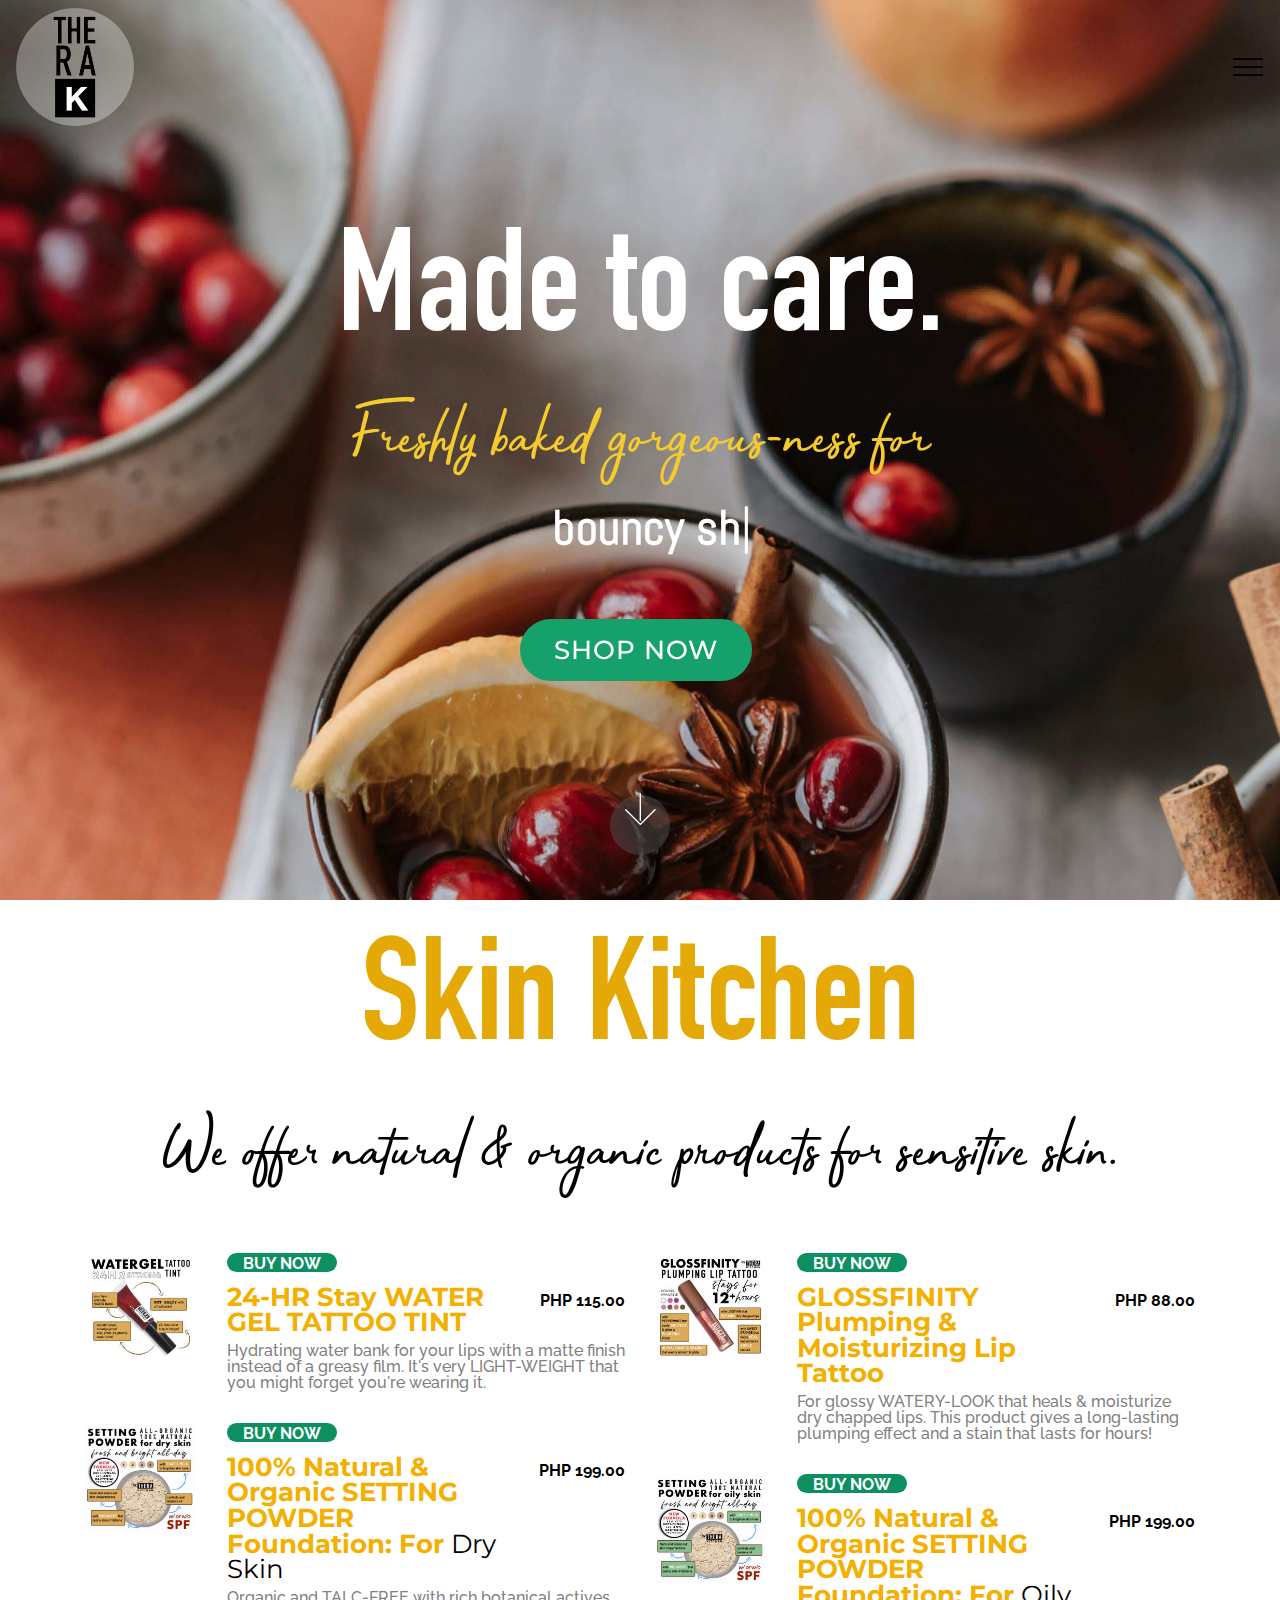
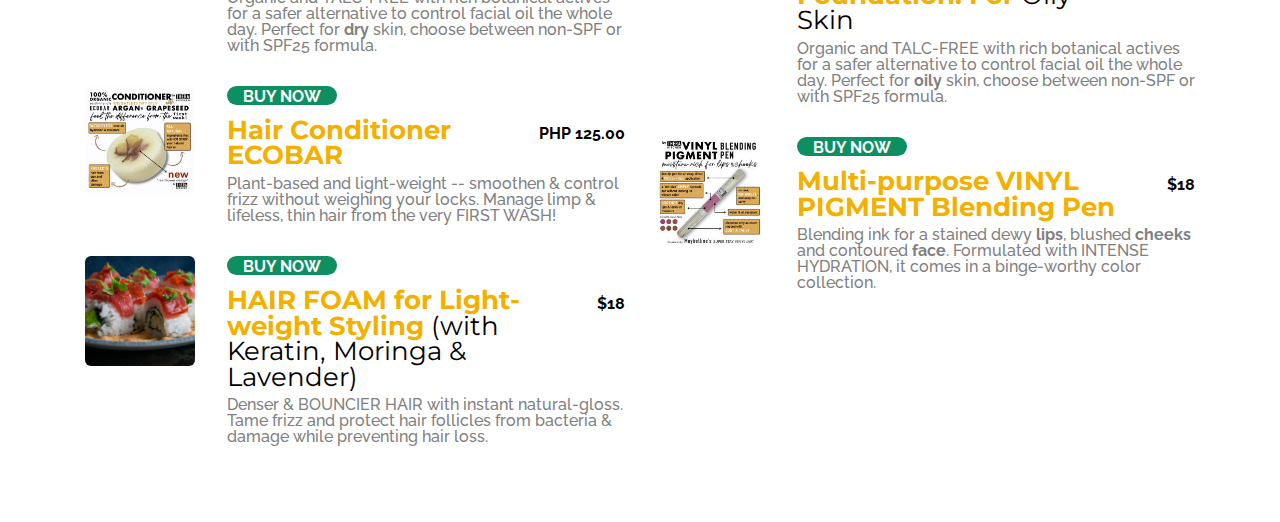
<file: index.html>
<!DOCTYPE html>
<html  >
<head>
  <!-- Site made with Mobirise Website Builder v4.12.4, https://mobirise.com -->
  <meta charset="UTF-8">
  <meta http-equiv="X-UA-Compatible" content="IE=edge">
  <meta name="generator" content="Mobirise v4.12.4, mobirise.com">
  <meta name="viewport" content="width=device-width, initial-scale=1, minimum-scale=1">
  <link rel="shortcut icon" href="assets/images/thera-round-logo-1-118x118.png" type="image/x-icon">
  <meta name="description" content="">
  
  
  <title>Home</title>
  <link rel="stylesheet" href="assets/web/assets/mobirise-icons2/mobirise2.css">
  <link rel="stylesheet" href="assets/web/assets/mobirise-icons/mobirise-icons.css">
  <link rel="stylesheet" href="assets/bootstrap/css/bootstrap.min.css">
  <link rel="stylesheet" href="assets/bootstrap/css/bootstrap-grid.min.css">
  <link rel="stylesheet" href="assets/bootstrap/css/bootstrap-reboot.min.css">
  <link rel="stylesheet" href="assets/dropdown/css/style.css">
  <link rel="stylesheet" href="assets/socicon/css/styles.css">
  <link rel="stylesheet" href="assets/theme/css/style.css">
  <link href="assets/fonts/style.css" rel="stylesheet">
  <link rel="preload" as="style" href="assets/mobirise/css/mbr-additional.css"><link rel="stylesheet" href="assets/mobirise/css/mbr-additional.css" type="text/css">
  
  
  
</head>
<body>
  <section class="menu cid-uac70NBvLW" once="menu" id="menu1-1">

    
    

    <nav class="navbar navbar-dropdown navbar-fixed-top collapsed">
        <div class="navbar-brand">
            <span class="navbar-logo">
                <a href="index.html">
                    <img src="assets/images/thera-round-logo-1-118x118.png" alt="Mobirise" title="" style="height: 7.4rem;">
                </a>
            </span>
            
        </div>
        <button class="navbar-toggler" type="button" data-toggle="collapse" data-target="#navbarSupportedContent" aria-controls="navbarNavAltMarkup" aria-expanded="false" aria-label="Toggle navigation">
            <div class="hamburger">
                <span></span>
                <span></span>
                <span></span>
                <span></span>
            </div>
        </button>
      <div class="collapse navbar-collapse" id="navbarSupportedContent">
            <ul class="navbar-nav nav-dropdown nav-right" data-app-modern-menu="true"><li class="nav-item">
                    <a class="nav-link link text-black display-7" href="https://mobiri.se">
                        100% NATURAL SERIES</a>
                </li><li class="nav-item"><a class="nav-link link text-black display-7" href="https://mobiri.se">
                        SAFE &amp; NICE SERIES</a></li>
                <li class="nav-item">
                    <a class="nav-link link text-black display-7" href="sms:+639989528137">
                        CONTACT</a>
                </li>
                <li class="nav-item">
                    <a class="nav-link link text-black display-7" href="https://mobiri.se">TRACK ORDER</a>
                </li></ul>
            <div class="icons-menu">
              
                <span class="p-2 mbr-iconfont socicon-facebook socicon"></span>
              
              <a href="viber://chat?number=+639989528137">
                <span class="p-2 mbr-iconfont mobi-mbri-phone mobi-mbri" style="font-size: 28px;"></span>
              </a>
              
              
              
              
            </div>
            
      </div>
    </nav>
</section>

<section class="header10 cid-uacXu058WO mbr-fullscreen mbr-parallax-background" id="header10-3">

    

    

    <div class="container-fluid">
        <div class="row justify-content-center">
            <div class="mbr-white col-md-12 col-lg-10">
                <h1 class="mbr-section-title mbr-bold mbr-fonts-style align-center display-1">
                    Made to care.</h1>
                <div class="typed-text pb-3 align-center display-5">
                    <span class="mbr-section-subtitle mbr-fonts-style display-2">Freshly baked gorgeous-ness for<br>&nbsp;</span>
                    <span>
                      <span class="animated-element mbr-bold" data-word2="sculpted contoured face" data-word1="bouncy shiny hair" data-word3="plumpy lips &amp; cheeks" data-word4="healthy moisturized skin" data-word5="plant-based makeup" data-speed="50" data-words="5">
                      </span>
                    </span>
                </div>
                
                <div class="pt-3 mbr-section-btn align-center"><a class="btn btn-md mbr-white btn-info display-4" type="submit" href="index.html#content03-1g">SHOP NOW</a></div>
            </div>
        </div>
    </div>
    <div class="mbr-arrow hidden-sm-down" aria-hidden="true">
        <a href="#next">
            <i class="mbri-down mbr-iconfont"></i>
        </a>
    </div>
</section>

<section class="content03 cid-uaYbO6Q6Y3" id="content03-1g">

    

    

    <div class="container">
        <h4 class="mbr-section-subtitle mbr-semibold align-center mbr-fonts-style display-1">Skin Kitchen</h4>
        <h2 class="mbr-section-title align-center mbr-exbold mbr-fonts-style mbr-black display-2">We offer natural &amp; organic products for sensitive skin.</h2>

        <div class="row pt-5">
            <div class="col-md-12 col-lg-6">
                <div class="menu-group">



                    <div class="row menu-row">
                        



                        
                        
                        
                    <div class="col-md-12 menu-item">
                            <div class="mbr-figure">
                                <img src="assets/images/water-gel-features-220x211.jpg" alt="Mobirise">
                            </div>
                            <div class="wrapper">
                                <h5 class="item-tag mbr-white mbr-bold mbr-fonts-style display-7"><a href="page1.html" target="_blank" class="text-white"><strong>BUY NOW</strong></a></h5>
                                <div class="menu-box">

                                    <p class="box-text mbr-black mbr-bold mbr-fonts-style display-4">24-HR Stay WATER GEL TATTOO TINT</p>
                                    <div class="line"></div>
                                    <span class="mbr-fonts-style mbr-bold box-price mbr-black display-7">PHP 115.00</span>
                                </div>
                                <h3 class="item-title mbr-fonts-style display-7">Hydrating water bank for your lips with a matte finish instead of a greasy film. It's very LIGHT-WEIGHT that you might forget you're wearing it.&nbsp;</h3>
                            </div>
                        </div><div class="col-md-12 menu-item">
                            <div class="mbr-figure">
                                <img src="assets/images/setting-powder-dry-cover-1024x980-800x766.jpg" alt="Mobirise" title="">
                            </div>
                            <div class="wrapper">
                                <h5 class="item-tag mbr-white mbr-bold mbr-fonts-style display-7"><a href="page2.html" target="_blank" class="text-white"><strong>BUY NOW</strong></a></h5>
                                <div class="menu-box">

                                    <p class="box-text mbr-black mbr-bold mbr-fonts-style display-4">100% Natural &amp; Organic SETTING POWDER Foundation: For <span style="font-weight: normal;">Dry Skin</span><br></p>
                                    <div class="line"></div>
                                    <span class="mbr-fonts-style mbr-bold box-price mbr-black display-7">
                                        PHP 199.00</span>
                                </div>
                                <h3 class="item-title mbr-fonts-style display-7">Organic and TALC-FREE with rich botanical actives for a safer alternative to control facial oil the whole day. Perfect for <strong>dry</strong> skin, choose between non-SPF or with SPF25 formula.</h3>
                            </div>
                        </div><div class="col-md-12 menu-item">
                            <div class="mbr-figure">
                                <img src="assets/images/conditioner-bar-new-220x211.jpg" alt="Mobirise" title="">
                            </div>
                            <div class="wrapper">
                                <h5 class="item-tag mbr-white mbr-bold mbr-fonts-style display-7"><a href="page5.html" target="_blank" class="text-white"><strong>BUY NOW</strong></a></h5>
                                <div class="menu-box">

                                    <p class="box-text mbr-black mbr-bold mbr-fonts-style display-4">Hair Conditioner ECOBAR</p>
                                    <div class="line"></div>
                                    <span class="mbr-fonts-style mbr-bold box-price mbr-black display-7">
                                        PHP 125.00</span>
                                </div>
                                <h3 class="item-title mbr-fonts-style display-7">Plant-based and light-weight -- smoothen &amp; control frizz without weighing your locks. Manage limp &amp; lifeless, thin hair from the very FIRST WASH!</h3>
                            </div>
                        </div><div class="col-md-12 menu-item">
                            <div class="mbr-figure">
                                <img src="assets/images/04.jpg" alt="Mobirise">
                            </div>
                            <div class="wrapper">
                                <h5 class="item-tag mbr-white mbr-bold mbr-fonts-style display-7"><a href="page7.html" target="_blank" class="text-white"><strong>BUY NOW</strong></a></h5>
                                <div class="menu-box">

                                    <p class="box-text mbr-black mbr-bold mbr-fonts-style display-4">HAIR FOAM for Light-weight Styling <span style="font-weight: normal;">(with Keratin, Moringa &amp; Lavender)</span></p>
                                    <div class="line"></div>
                                    <span class="mbr-fonts-style mbr-bold box-price mbr-black display-7">
                                        $18</span>
                                </div>
                                <h3 class="item-title mbr-fonts-style display-7">Denser &amp; BOUNCIER HAIR with instant natural-gloss. Tame frizz and protect hair follicles from bacteria &amp; damage while preventing hair loss.</h3>
                            </div>
                        </div></div>
                </div>




            </div>


            <div class="col-md-12 col-lg-6">
                <div class="menu-group">



                    <div class="row menu-row">
                        


                        
                        
                        
                    <div class="col-md-12 menu-item">

                            <div class="mbr-figure">
                                <img src="assets/images/gloss-cover-220x211.jpg" alt="Mobirise" title="">
                            </div>
                            <div class="wrapper">
                                <h5 class="item-tag mbr-white mbr-bold mbr-fonts-style display-7"><a href="page3.html" target="_blank" class="text-white"><strong>BUY NOW</strong></a></h5>
                                <div class="menu-box">

                                    <p class="box-text mbr-black mbr-bold mbr-fonts-style display-4">GLOSSFINITY Plumping &amp; Moisturizing Lip Tattoo<br></p>
                                    <div class="line"></div>
                                    <span class="mbr-fonts-style mbr-bold box-price mbr-black display-7">
                                        PHP 88.00</span>
                                </div>
                                <h3 class="item-title mbr-fonts-style display-7">For glossy WATERY-LOOK that heals &amp; moisturize dry chapped lips. This product gives a long-lasting plumping effect and a stain that lasts for hours!</h3>
                            </div>
                        </div><div class="col-md-12 menu-item">

                            <div class="mbr-figure">
                                <img src="assets/images/setting-powder-oily-cover-220x211.jpg" alt="Mobirise" title="">
                            </div>
                            <div class="wrapper">
                                <h5 class="item-tag mbr-white mbr-bold mbr-fonts-style display-7"><a href="page4.html" target="_blank" class="text-white"><strong>BUY NOW</strong></a></h5>
                                <div class="menu-box">

                                    <p class="box-text mbr-black mbr-bold mbr-fonts-style display-4">100% Natural &amp; Organic SETTING POWDER Foundation: For <span style="font-weight: normal;">Oily Skin</span><br></p>
                                    <div class="line"></div>
                                    <span class="mbr-fonts-style mbr-bold box-price mbr-black display-7">
                                        PHP 199.00</span>
                                </div>
                                <h3 class="item-title mbr-fonts-style display-7">Organic and TALC-FREE with rich botanical actives for a safer alternative to control facial oil the whole day. Perfect for <strong>oily</strong> skin, choose between non-SPF or with SPF25 formula.</h3>
                            </div>
                        </div><div class="col-md-12 menu-item">

                            <div class="mbr-figure">
                                <img src="assets/images/vinyl-pigment-ink-pen-220x211.jpg" alt="Mobirise" title="">
                            </div>
                            <div class="wrapper">
                                <h5 class="item-tag mbr-white mbr-bold mbr-fonts-style display-7"><a href="page6.html" target="_blank" class="text-white"><strong>BUY NOW</strong></a></h5>
                                <div class="menu-box">

                                    <p class="box-text mbr-black mbr-bold mbr-fonts-style display-4">Multi-purpose VINYL PIGMENT Blending Pen<br></p>
                                    <div class="line"></div>
                                    <span class="mbr-fonts-style mbr-bold box-price mbr-black display-7">
                                        $18</span>
                                </div>
                                <h3 class="item-title mbr-fonts-style display-7">Blending ink for a stained dewy <strong>lips</strong>, blushed <strong>cheeks</strong> and contoured <strong>face</strong>. Formulated with INTENSE HYDRATION, it comes in a binge-worthy color collection.</h3>
                            </div>
                        </div></div>
                </div>
            </div>

        </div>
    </div>
</section>


  <script src="assets/web/assets/jquery/jquery.min.js"></script>
  <script src="assets/popper/popper.min.js"></script>
  <script src="assets/bootstrap/js/bootstrap.min.js"></script>
  <script src="assets/dropdown/js/nav-dropdown.js"></script>
  <script src="assets/dropdown/js/navbar-dropdown.js"></script>
  <script src="assets/typed/typed.min.js"></script>
  <script src="assets/parallax/jarallax.min.js"></script>
  <script src="assets/smoothscroll/smooth-scroll.js"></script>
  <script src="assets/touchswipe/jquery.touch-swipe.min.js"></script>
  <script src="assets/theme/js/script.js"></script>
  
  
</body>
</html>
</file>
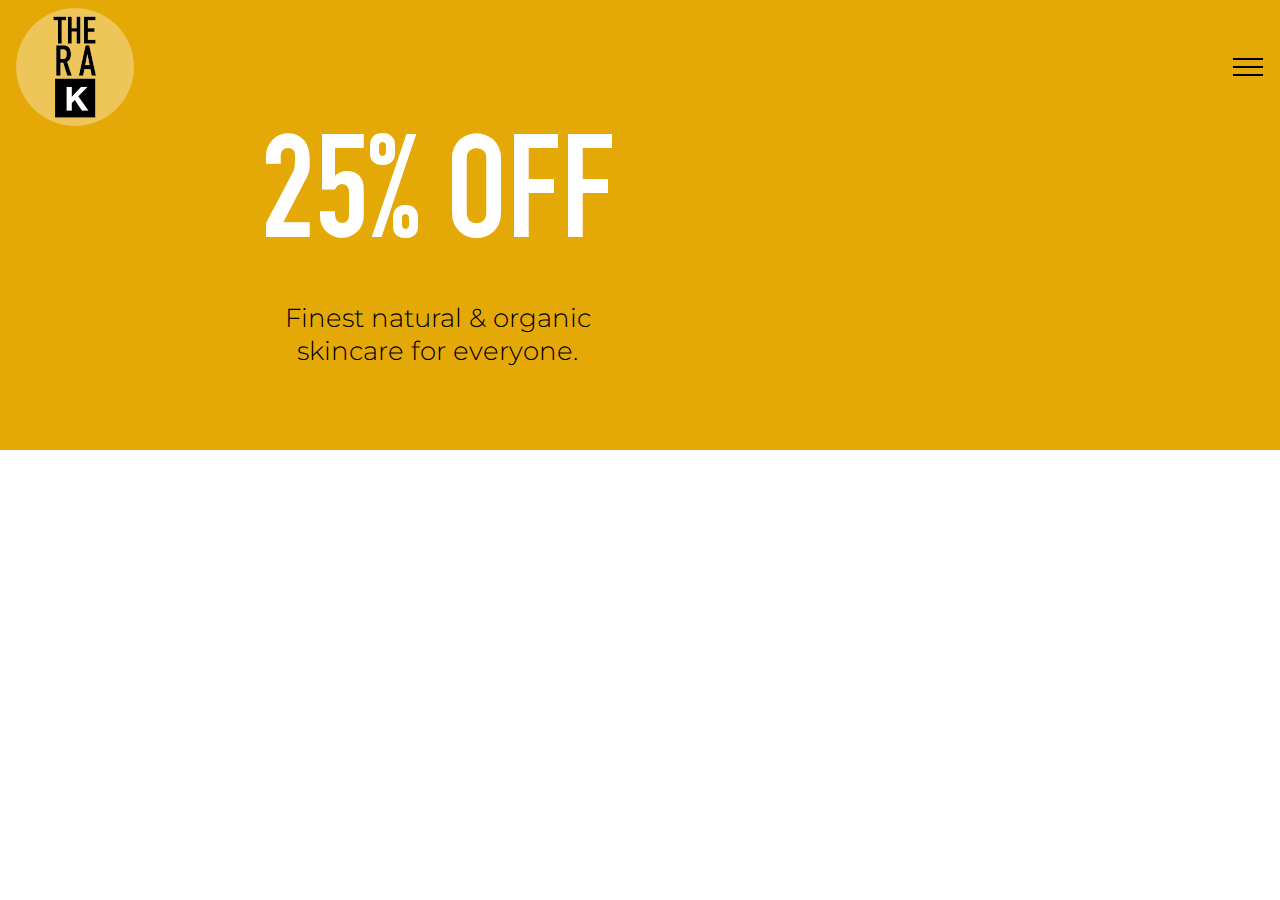
<file: page1.html>
<!DOCTYPE html>
<html  >
<head>
  <!-- Site made with Mobirise Website Builder v4.12.4, https://mobirise.com -->
  <meta charset="UTF-8">
  <meta http-equiv="X-UA-Compatible" content="IE=edge">
  <meta name="generator" content="Mobirise v4.12.4, mobirise.com">
  <meta name="viewport" content="width=device-width, initial-scale=1, minimum-scale=1">
  <link rel="shortcut icon" href="assets/images/thera-round-logo-1-118x118.png" type="image/x-icon">
  <meta name="description" content="">
  
  
  <title>WATER GEL TATTOO TINT</title>
  <link rel="stylesheet" href="assets/web/assets/mobirise-icons/mobirise-icons.css">
  <link rel="stylesheet" href="assets/web/assets/mobirise-icons2/mobirise2.css">
  <link rel="stylesheet" href="assets/bootstrap/css/bootstrap.min.css">
  <link rel="stylesheet" href="assets/bootstrap/css/bootstrap-grid.min.css">
  <link rel="stylesheet" href="assets/bootstrap/css/bootstrap-reboot.min.css">
  <link rel="stylesheet" href="assets/dropdown/css/style.css">
  <link rel="stylesheet" href="assets/socicon/css/styles.css">
  <link rel="stylesheet" href="assets/theme/css/style.css">
  <link href="assets/fonts/style.css" rel="stylesheet">
  <link rel="preload" as="style" href="assets/mobirise/css/mbr-additional.css"><link rel="stylesheet" href="assets/mobirise/css/mbr-additional.css" type="text/css">
  
  
  
</head>
<body>
  <section class="menu cid-uac70NBvLW" once="menu" id="menu1-4">

    
    

    <nav class="navbar navbar-dropdown collapsed">
        <div class="navbar-brand">
            <span class="navbar-logo">
                <a href="index.html">
                    <img src="assets/images/thera-round-logo-1-118x118.png" alt="Mobirise" title="" style="height: 7.4rem;">
                </a>
            </span>
            
        </div>
        <button class="navbar-toggler" type="button" data-toggle="collapse" data-target="#navbarSupportedContent" aria-controls="navbarNavAltMarkup" aria-expanded="false" aria-label="Toggle navigation">
            <div class="hamburger">
                <span></span>
                <span></span>
                <span></span>
                <span></span>
            </div>
        </button>
      <div class="collapse navbar-collapse" id="navbarSupportedContent">
            <ul class="navbar-nav nav-dropdown nav-right" data-app-modern-menu="true"><li class="nav-item">
                    <a class="nav-link link text-black display-7" href="https://mobiri.se">
                        100% NATURAL SERIES</a>
                </li><li class="nav-item"><a class="nav-link link text-black display-7" href="https://mobiri.se">
                        SAFE &amp; NICE SERIES</a></li>
                <li class="nav-item">
                    <a class="nav-link link text-black display-7" href="sms:+639989528137">
                        CONTACT</a>
                </li>
                <li class="nav-item">
                    <a class="nav-link link text-black display-7" href="https://mobiri.se">TRACK ORDER</a>
                </li></ul>
            <div class="icons-menu">
              
                <span class="p-2 mbr-iconfont socicon-facebook socicon"></span>
              
              <a href="viber://chat?number=+639989528137">
                <span class="p-2 mbr-iconfont mobi-mbri-phone mobi-mbri" style="font-size: 28px;"></span>
              </a>
              
              
              
              
            </div>
            
      </div>
    </nav>
</section>

<section class="cid-uaXQq76ZZO" id="info2-1d">

    

    
    <div class="container-fluid">
        <div class="row justify-content-center">
            <div class="media-container-column col-12 col-lg-8 col-md-6">
                <h2 class="mbr-section-title align-left mbr-fonts-style mbr-bold display-1">25% OFF</h2>
                <h3 class="mbr-section-subtitle align-left mbr-fonts-style mbr-light mbr-white display-4">Finest natural &amp; organic<br>skincare for everyone.</h3>
            </div>
            <div class="media-container-column col-12 col-lg-4 col-md-6">
                <div id="product-component-1714057153095"></div>
<script type="text/javascript">
/*<![CDATA[*/
(function () {
  var scriptURL = 'https://sdks.shopifycdn.com/buy-button/latest/buy-button-storefront.min.js';
  if (window.ShopifyBuy) {
    if (window.ShopifyBuy.UI) {
      ShopifyBuyInit();
    } else {
      loadScript();
    }
  } else {
    loadScript();
  }
  function loadScript() {
    var script = document.createElement('script');
    script.async = true;
    script.src = scriptURL;
    (document.getElementsByTagName('head')[0] || document.getElementsByTagName('body')[0]).appendChild(script);
    script.onload = ShopifyBuyInit;
  }
  function ShopifyBuyInit() {
    var client = ShopifyBuy.buildClient({
      domain: 'cf4809-85.myshopify.com',
      storefrontAccessToken: '8d731ce5e91d2d74552a77df84876380',
    });
    ShopifyBuy.UI.onReady(client).then(function (ui) {
      ui.createComponent('product', {
        id: '8036200513735',
        node: document.getElementById('product-component-1714057153095'),
        moneyFormat: '%E2%82%B1%7B%7Bamount%7D%7D',
        options: {
  "product": {
    "styles": {
      "product": {
        "@media (min-width: 601px)": {
          "max-width": "calc(25% - 20px)",
          "margin-left": "20px",
          "margin-bottom": "50px"
        }
      },
      "button": {
        ":hover": {
          "background-color": "#111111"
        },
        "background-color": "#0a0a0a",
        ":focus": {
          "background-color": "#111111"
        }
      }
    },
    "buttonDestination": "modal",
    "contents": {
      "options": false
    },
    "text": {
      "button": "View product"
    }
  },
  "productSet": {
    "styles": {
      "products": {
        "@media (min-width: 601px)": {
          "margin-left": "-20px"
        }
      }
    }
  },
  "modalProduct": {
    "contents": {
      "img": false,
      "imgWithCarousel": true,
      "button": false,
      "buttonWithQuantity": true
    },
    "styles": {
      "product": {
        "@media (min-width: 601px)": {
          "max-width": "100%",
          "margin-left": "0px",
          "margin-bottom": "0px"
        }
      },
      "button": {
        ":hover": {
          "background-color": "#111111"
        },
        "background-color": "#0a0a0a",
        ":focus": {
          "background-color": "#111111"
        }
      }
    },
    "text": {
      "button": "Add to cart"
    }
  },
  "option": {},
  "cart": {
    "styles": {
      "button": {
        ":hover": {
          "background-color": "#111111"
        },
        "background-color": "#0a0a0a",
        ":focus": {
          "background-color": "#111111"
        }
      }
    },
    "text": {
      "total": "Subtotal",
      "button": "Checkout"
    }
  },
  "toggle": {
    "styles": {
      "toggle": {
        "background-color": "#0a0a0a",
        ":hover": {
          "background-color": "#111111"
        },
        ":focus": {
          "background-color": "#111111"
        }
      }
    }
  }
},
      });
    });
  }
})();
/*]]>*/
</script>
            </div>
        </div>
    </div>
</section>


  <script src="assets/web/assets/jquery/jquery.min.js"></script>
  <script src="assets/popper/popper.min.js"></script>
  <script src="assets/bootstrap/js/bootstrap.min.js"></script>
  <script src="assets/smoothscroll/smooth-scroll.js"></script>
  <script src="assets/dropdown/js/nav-dropdown.js"></script>
  <script src="assets/dropdown/js/navbar-dropdown.js"></script>
  <script src="assets/touchswipe/jquery.touch-swipe.min.js"></script>
  <script src="assets/theme/js/script.js"></script>
  
  
</body>
</html>
</file>
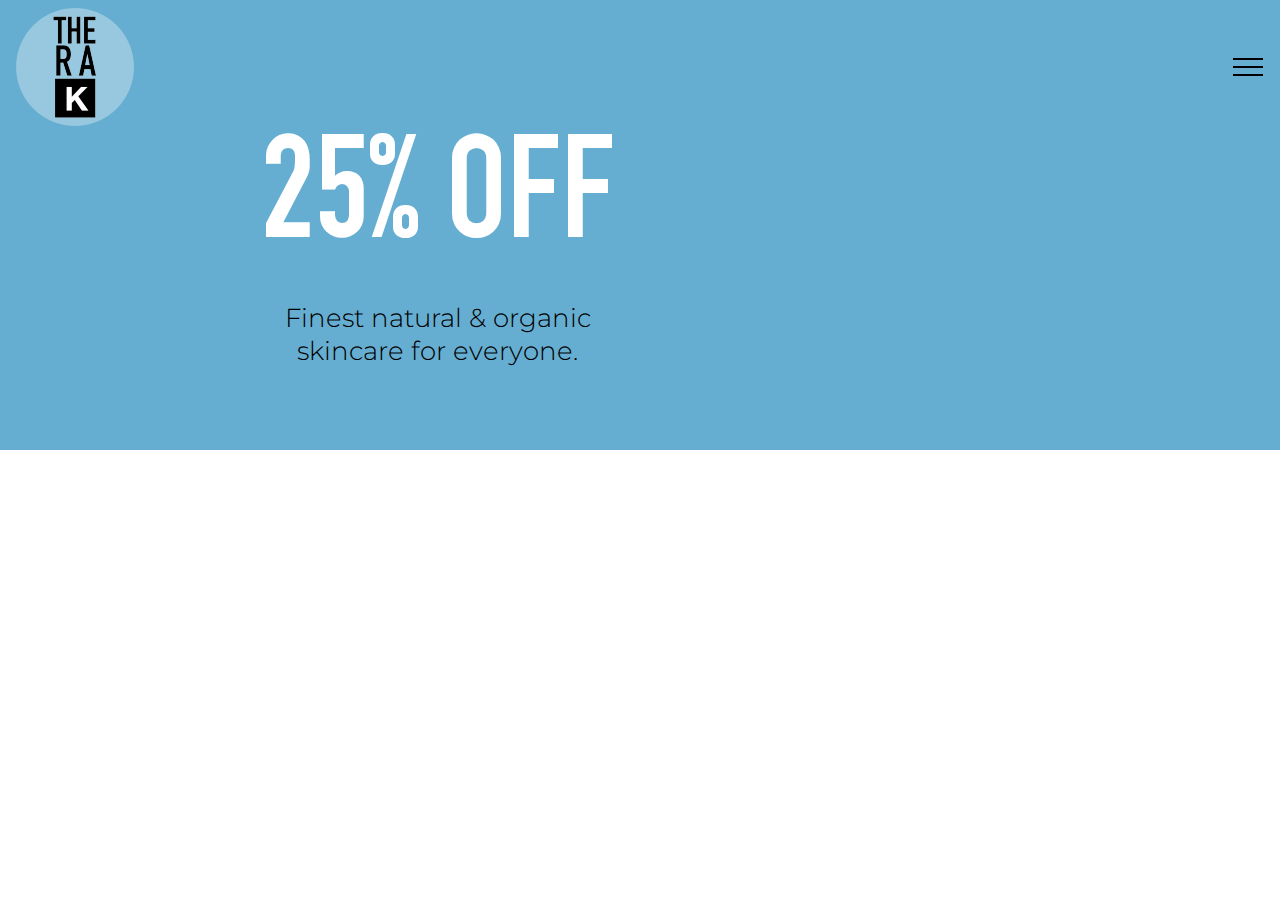
<file: page2.html>
<!DOCTYPE html>
<html  >
<head>
  <!-- Site made with Mobirise Website Builder v4.12.4, https://mobirise.com -->
  <meta charset="UTF-8">
  <meta http-equiv="X-UA-Compatible" content="IE=edge">
  <meta name="generator" content="Mobirise v4.12.4, mobirise.com">
  <meta name="viewport" content="width=device-width, initial-scale=1, minimum-scale=1">
  <link rel="shortcut icon" href="assets/images/thera-round-logo-1-118x118.png" type="image/x-icon">
  <meta name="description" content="">
  
  
  <title>SETTING POWDER (Dry)</title>
  <link rel="stylesheet" href="assets/web/assets/mobirise-icons/mobirise-icons.css">
  <link rel="stylesheet" href="assets/web/assets/mobirise-icons2/mobirise2.css">
  <link rel="stylesheet" href="assets/bootstrap/css/bootstrap.min.css">
  <link rel="stylesheet" href="assets/bootstrap/css/bootstrap-grid.min.css">
  <link rel="stylesheet" href="assets/bootstrap/css/bootstrap-reboot.min.css">
  <link rel="stylesheet" href="assets/dropdown/css/style.css">
  <link rel="stylesheet" href="assets/socicon/css/styles.css">
  <link rel="stylesheet" href="assets/theme/css/style.css">
  <link href="assets/fonts/style.css" rel="stylesheet">
  <link rel="preload" as="style" href="assets/mobirise/css/mbr-additional.css"><link rel="stylesheet" href="assets/mobirise/css/mbr-additional.css" type="text/css">
  
  
  
</head>
<body>
  <section class="menu cid-uaXSudDQHb" once="menu" id="menu1-1e">

    
    

    <nav class="navbar navbar-dropdown collapsed">
        <div class="navbar-brand">
            <span class="navbar-logo">
                <a href="index.html">
                    <img src="assets/images/thera-round-logo-1-118x118.png" alt="Mobirise" title="" style="height: 7.4rem;">
                </a>
            </span>
            
        </div>
        <button class="navbar-toggler" type="button" data-toggle="collapse" data-target="#navbarSupportedContent" aria-controls="navbarNavAltMarkup" aria-expanded="false" aria-label="Toggle navigation">
            <div class="hamburger">
                <span></span>
                <span></span>
                <span></span>
                <span></span>
            </div>
        </button>
      <div class="collapse navbar-collapse" id="navbarSupportedContent">
            <ul class="navbar-nav nav-dropdown nav-right" data-app-modern-menu="true"><li class="nav-item">
                    <a class="nav-link link text-black display-7" href="https://mobiri.se">
                        100% NATURAL SERIES</a>
                </li><li class="nav-item"><a class="nav-link link text-black display-7" href="https://mobiri.se">
                        SAFE &amp; NICE SERIES</a></li>
                <li class="nav-item">
                    <a class="nav-link link text-black display-7" href="sms:+639989528137">
                        CONTACT</a>
                </li>
                <li class="nav-item">
                    <a class="nav-link link text-black display-7" href="https://mobiri.se">TRACK ORDER</a>
                </li></ul>
            <div class="icons-menu">
              
                <span class="p-2 mbr-iconfont socicon-facebook socicon"></span>
              
              <a href="viber://chat?number=+639989528137">
                <span class="p-2 mbr-iconfont mobi-mbri-phone mobi-mbri" style="font-size: 28px;"></span>
              </a>
              
              
              
              
            </div>
            
      </div>
    </nav>
</section>

<section class="cid-uaXSuf7nJr" id="info2-1f">

    

    
    <div class="container-fluid">
        <div class="row justify-content-center">
            <div class="media-container-column col-12 col-lg-8 col-md-6">
                <h2 class="mbr-section-title align-left mbr-fonts-style mbr-bold display-1">25% OFF</h2>
                <h3 class="mbr-section-subtitle align-left mbr-fonts-style mbr-light mbr-white display-4">Finest natural &amp; organic<br>skincare for everyone.</h3>
            </div>
            <div class="media-container-column col-12 col-lg-4 col-md-6">
                <div id="product-component-1714053272652"></div>
<script type="text/javascript">
/*<![CDATA[*/
(function () {
  var scriptURL = 'https://sdks.shopifycdn.com/buy-button/latest/buy-button-storefront.min.js';
  if (window.ShopifyBuy) {
    if (window.ShopifyBuy.UI) {
      ShopifyBuyInit();
    } else {
      loadScript();
    }
  } else {
    loadScript();
  }
  function loadScript() {
    var script = document.createElement('script');
    script.async = true;
    script.src = scriptURL;
    (document.getElementsByTagName('head')[0] || document.getElementsByTagName('body')[0]).appendChild(script);
    script.onload = ShopifyBuyInit;
  }
  function ShopifyBuyInit() {
    var client = ShopifyBuy.buildClient({
      domain: 'cf4809-85.myshopify.com',
      storefrontAccessToken: '8d731ce5e91d2d74552a77df84876380',
    });
    ShopifyBuy.UI.onReady(client).then(function (ui) {
      ui.createComponent('product', {
        id: '8036211228871',
        node: document.getElementById('product-component-1714053272652'),
        moneyFormat: '%E2%82%B1%7B%7Bamount%7D%7D',
        options: {
  "product": {
    "styles": {
      "product": {
        "@media (min-width: 601px)": {
          "max-width": "calc(25% - 20px)",
          "margin-left": "20px",
          "margin-bottom": "50px"
        }
      },
      "button": {
        "color": "#000000",
        ":hover": {
          "color": "#000000",
          "background-color": "#d3b254"
        },
        "background-color": "#eac65d",
        ":focus": {
          "background-color": "#d3b254"
        }
      }
    },
    "buttonDestination": "modal",
    "contents": {
      "options": false
    },
    "text": {
      "button": "View product"
    }
  },
  "productSet": {
    "styles": {
      "products": {
        "@media (min-width: 601px)": {
          "margin-left": "-20px"
        }
      }
    }
  },
  "modalProduct": {
    "contents": {
      "img": false,
      "imgWithCarousel": true,
      "button": false,
      "buttonWithQuantity": true
    },
    "styles": {
      "product": {
        "@media (min-width: 601px)": {
          "max-width": "100%",
          "margin-left": "0px",
          "margin-bottom": "0px"
        }
      },
      "button": {
        "color": "#000000",
        ":hover": {
          "color": "#000000",
          "background-color": "#d3b254"
        },
        "background-color": "#eac65d",
        ":focus": {
          "background-color": "#d3b254"
        }
      }
    },
    "text": {
      "button": "Add to cart"
    }
  },
  "option": {},
  "cart": {
    "styles": {
      "button": {
        "color": "#000000",
        ":hover": {
          "color": "#000000",
          "background-color": "#d3b254"
        },
        "background-color": "#eac65d",
        ":focus": {
          "background-color": "#d3b254"
        }
      }
    },
    "text": {
      "total": "Subtotal",
      "button": "Checkout"
    }
  },
  "toggle": {
    "styles": {
      "toggle": {
        "background-color": "#eac65d",
        ":hover": {
          "background-color": "#d3b254"
        },
        ":focus": {
          "background-color": "#d3b254"
        }
      },
      "count": {
        "color": "#000000",
        ":hover": {
          "color": "#000000"
        }
      },
      "iconPath": {
        "fill": "#000000"
      }
    }
  }
},
      });
    });
  }
})();
/*]]>*/
</script>
            </div>
        </div>
    </div>
</section>


  <script src="assets/web/assets/jquery/jquery.min.js"></script>
  <script src="assets/popper/popper.min.js"></script>
  <script src="assets/bootstrap/js/bootstrap.min.js"></script>
  <script src="assets/smoothscroll/smooth-scroll.js"></script>
  <script src="assets/dropdown/js/nav-dropdown.js"></script>
  <script src="assets/dropdown/js/navbar-dropdown.js"></script>
  <script src="assets/touchswipe/jquery.touch-swipe.min.js"></script>
  <script src="assets/theme/js/script.js"></script>
  
  
</body>
</html>
</file>
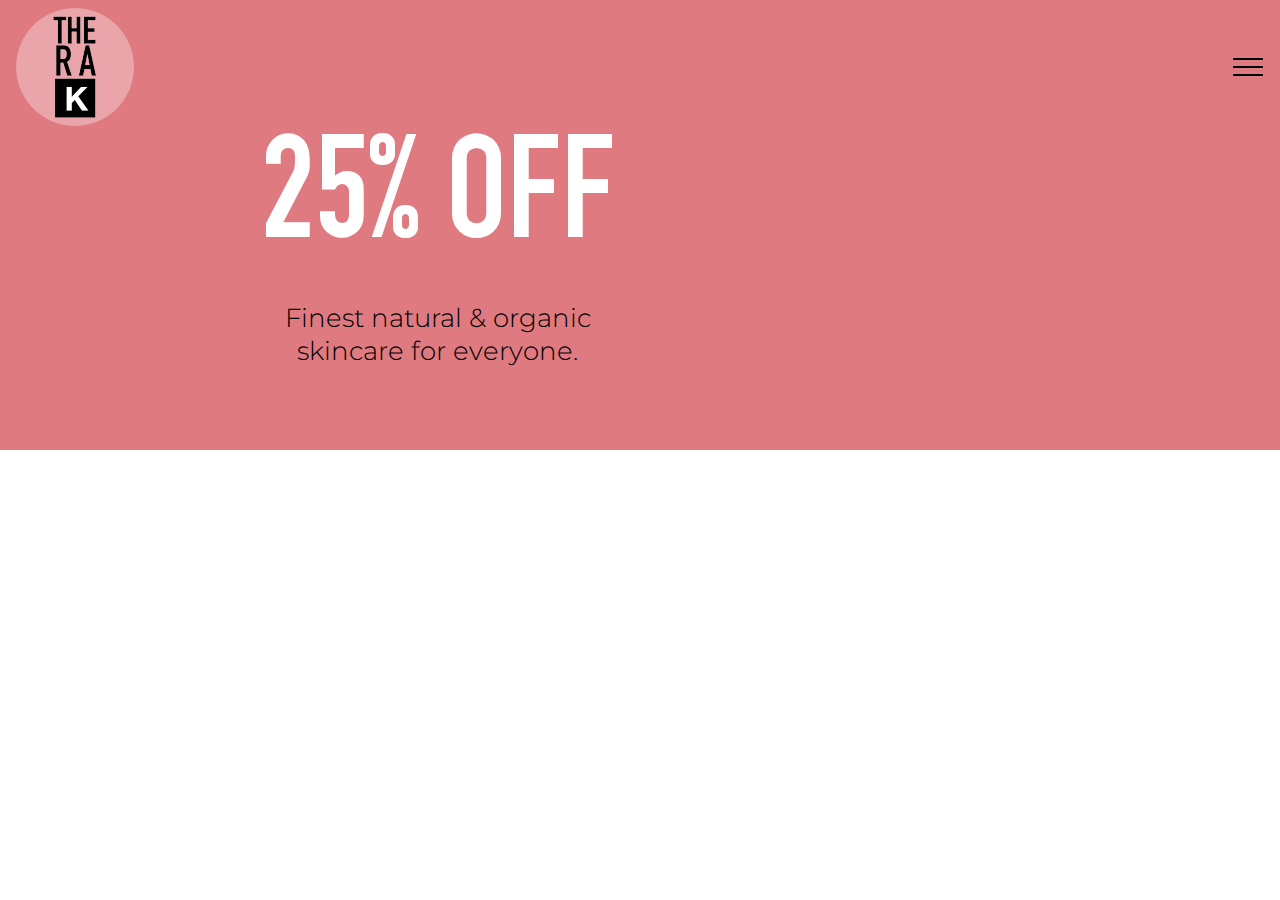
<file: page3.html>
<!DOCTYPE html>
<html  >
<head>
  <!-- Site made with Mobirise Website Builder v4.12.4, https://mobirise.com -->
  <meta charset="UTF-8">
  <meta http-equiv="X-UA-Compatible" content="IE=edge">
  <meta name="generator" content="Mobirise v4.12.4, mobirise.com">
  <meta name="viewport" content="width=device-width, initial-scale=1, minimum-scale=1">
  <link rel="shortcut icon" href="assets/images/thera-round-logo-1-118x118.png" type="image/x-icon">
  <meta name="description" content="">
  
  
  <title>GLOSS</title>
  <link rel="stylesheet" href="assets/web/assets/mobirise-icons/mobirise-icons.css">
  <link rel="stylesheet" href="assets/web/assets/mobirise-icons2/mobirise2.css">
  <link rel="stylesheet" href="assets/bootstrap/css/bootstrap.min.css">
  <link rel="stylesheet" href="assets/bootstrap/css/bootstrap-grid.min.css">
  <link rel="stylesheet" href="assets/bootstrap/css/bootstrap-reboot.min.css">
  <link rel="stylesheet" href="assets/dropdown/css/style.css">
  <link rel="stylesheet" href="assets/socicon/css/styles.css">
  <link rel="stylesheet" href="assets/theme/css/style.css">
  <link href="assets/fonts/style.css" rel="stylesheet">
  <link rel="preload" as="style" href="assets/mobirise/css/mbr-additional.css"><link rel="stylesheet" href="assets/mobirise/css/mbr-additional.css" type="text/css">
  
  
  
</head>
<body>
  <section class="menu cid-uaYgs0RrZk" once="menu" id="menu1-1h">

    
    

    <nav class="navbar navbar-dropdown collapsed">
        <div class="navbar-brand">
            <span class="navbar-logo">
                <a href="index.html">
                    <img src="assets/images/thera-round-logo-1-118x118.png" alt="Mobirise" title="" style="height: 7.4rem;">
                </a>
            </span>
            
        </div>
        <button class="navbar-toggler" type="button" data-toggle="collapse" data-target="#navbarSupportedContent" aria-controls="navbarNavAltMarkup" aria-expanded="false" aria-label="Toggle navigation">
            <div class="hamburger">
                <span></span>
                <span></span>
                <span></span>
                <span></span>
            </div>
        </button>
      <div class="collapse navbar-collapse" id="navbarSupportedContent">
            <ul class="navbar-nav nav-dropdown nav-right" data-app-modern-menu="true"><li class="nav-item">
                    <a class="nav-link link text-black display-7" href="https://mobiri.se">
                        100% NATURAL SERIES</a>
                </li><li class="nav-item"><a class="nav-link link text-black display-7" href="https://mobiri.se">
                        SAFE &amp; NICE SERIES</a></li>
                <li class="nav-item">
                    <a class="nav-link link text-black display-7" href="sms:+639989528137">
                        CONTACT</a>
                </li>
                <li class="nav-item">
                    <a class="nav-link link text-black display-7" href="https://mobiri.se">TRACK ORDER</a>
                </li></ul>
            <div class="icons-menu">
              
                <span class="p-2 mbr-iconfont socicon-facebook socicon"></span>
              
              <a href="viber://chat?number=+639989528137">
                <span class="p-2 mbr-iconfont mobi-mbri-phone mobi-mbri" style="font-size: 28px;"></span>
              </a>
              
              
              
              
            </div>
            
      </div>
    </nav>
</section>

<section class="cid-uaYgs20TAO" id="info2-1i">

    

    
    <div class="container-fluid">
        <div class="row justify-content-center">
            <div class="media-container-column col-12 col-lg-8 col-md-6">
                <h2 class="mbr-section-title align-left mbr-fonts-style mbr-bold display-1">25% OFF</h2>
                <h3 class="mbr-section-subtitle align-left mbr-fonts-style mbr-light mbr-white display-4">Finest natural &amp; organic<br>skincare for everyone.</h3>
            </div>
            <div class="media-container-column col-12 col-lg-4 col-md-6">
               <div id="product-component-1714059911037"></div>
<script type="text/javascript">
/*<![CDATA[*/
(function () {
  var scriptURL = 'https://sdks.shopifycdn.com/buy-button/latest/buy-button-storefront.min.js';
  if (window.ShopifyBuy) {
    if (window.ShopifyBuy.UI) {
      ShopifyBuyInit();
    } else {
      loadScript();
    }
  } else {
    loadScript();
  }
  function loadScript() {
    var script = document.createElement('script');
    script.async = true;
    script.src = scriptURL;
    (document.getElementsByTagName('head')[0] || document.getElementsByTagName('body')[0]).appendChild(script);
    script.onload = ShopifyBuyInit;
  }
  function ShopifyBuyInit() {
    var client = ShopifyBuy.buildClient({
      domain: 'cf4809-85.myshopify.com',
      storefrontAccessToken: '8d731ce5e91d2d74552a77df84876380',
    });
    ShopifyBuy.UI.onReady(client).then(function (ui) {
      ui.createComponent('product', {
        id: '8038056132807',
        node: document.getElementById('product-component-1714059911037'),
        moneyFormat: '%E2%82%B1%7B%7Bamount%7D%7D',
        options: {
  "product": {
    "styles": {
      "product": {
        "@media (min-width: 601px)": {
          "max-width": "calc(25% - 20px)",
          "margin-left": "20px",
          "margin-bottom": "50px"
        }
      },
      "button": {
        ":hover": {
          "background-color": "#111111"
        },
        "background-color": "#0a0a0a",
        ":focus": {
          "background-color": "#111111"
        }
      }
    },
    "buttonDestination": "modal",
    "contents": {
      "options": false
    },
    "text": {
      "button": "View product"
    }
  },
  "productSet": {
    "styles": {
      "products": {
        "@media (min-width: 601px)": {
          "margin-left": "-20px"
        }
      }
    }
  },
  "modalProduct": {
    "contents": {
      "img": false,
      "imgWithCarousel": true,
      "button": false,
      "buttonWithQuantity": true
    },
    "styles": {
      "product": {
        "@media (min-width: 601px)": {
          "max-width": "100%",
          "margin-left": "0px",
          "margin-bottom": "0px"
        }
      },
      "button": {
        ":hover": {
          "background-color": "#111111"
        },
        "background-color": "#0a0a0a",
        ":focus": {
          "background-color": "#111111"
        }
      }
    },
    "text": {
      "button": "Add to cart"
    }
  },
  "option": {},
  "cart": {
    "styles": {
      "button": {
        ":hover": {
          "background-color": "#111111"
        },
        "background-color": "#0a0a0a",
        ":focus": {
          "background-color": "#111111"
        }
      }
    },
    "text": {
      "total": "Subtotal",
      "button": "Checkout"
    }
  },
  "toggle": {
    "styles": {
      "toggle": {
        "background-color": "#0a0a0a",
        ":hover": {
          "background-color": "#111111"
        },
        ":focus": {
          "background-color": "#111111"
        }
      }
    }
  }
},
      });
    });
  }
})();
/*]]>*/
</script>
            </div>
        </div>
    </div>
</section>


  <script src="assets/web/assets/jquery/jquery.min.js"></script>
  <script src="assets/popper/popper.min.js"></script>
  <script src="assets/bootstrap/js/bootstrap.min.js"></script>
  <script src="assets/smoothscroll/smooth-scroll.js"></script>
  <script src="assets/dropdown/js/nav-dropdown.js"></script>
  <script src="assets/dropdown/js/navbar-dropdown.js"></script>
  <script src="assets/touchswipe/jquery.touch-swipe.min.js"></script>
  <script src="assets/theme/js/script.js"></script>
  
  
</body>
</html>
</file>
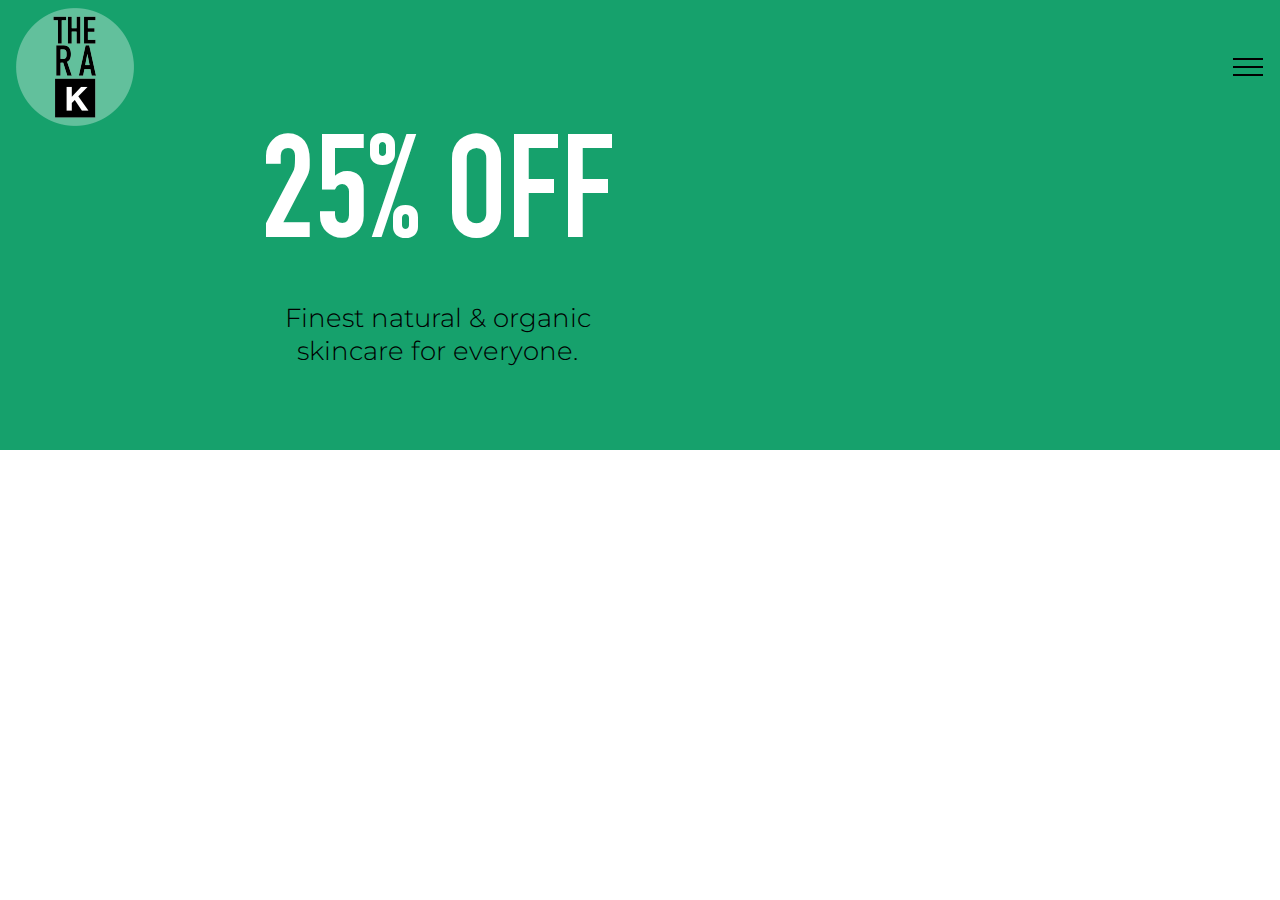
<file: page4.html>
<!DOCTYPE html>
<html  >
<head>
  <!-- Site made with Mobirise Website Builder v4.12.4, https://mobirise.com -->
  <meta charset="UTF-8">
  <meta http-equiv="X-UA-Compatible" content="IE=edge">
  <meta name="generator" content="Mobirise v4.12.4, mobirise.com">
  <meta name="viewport" content="width=device-width, initial-scale=1, minimum-scale=1">
  <link rel="shortcut icon" href="assets/images/thera-round-logo-1-118x118.png" type="image/x-icon">
  <meta name="description" content="">
  
  
  <title>SETTING POWDER (Oily)</title>
  <link rel="stylesheet" href="assets/web/assets/mobirise-icons/mobirise-icons.css">
  <link rel="stylesheet" href="assets/web/assets/mobirise-icons2/mobirise2.css">
  <link rel="stylesheet" href="assets/bootstrap/css/bootstrap.min.css">
  <link rel="stylesheet" href="assets/bootstrap/css/bootstrap-grid.min.css">
  <link rel="stylesheet" href="assets/bootstrap/css/bootstrap-reboot.min.css">
  <link rel="stylesheet" href="assets/dropdown/css/style.css">
  <link rel="stylesheet" href="assets/socicon/css/styles.css">
  <link rel="stylesheet" href="assets/theme/css/style.css">
  <link href="assets/fonts/style.css" rel="stylesheet">
  <link rel="preload" as="style" href="assets/mobirise/css/mbr-additional.css"><link rel="stylesheet" href="assets/mobirise/css/mbr-additional.css" type="text/css">
  
  
  
</head>
<body>
  <section class="menu cid-uaYlUY3im0" once="menu" id="menu1-1j">

    
    

    <nav class="navbar navbar-dropdown collapsed">
        <div class="navbar-brand">
            <span class="navbar-logo">
                <a href="index.html">
                    <img src="assets/images/thera-round-logo-1-118x118.png" alt="Mobirise" title="" style="height: 7.4rem;">
                </a>
            </span>
            
        </div>
        <button class="navbar-toggler" type="button" data-toggle="collapse" data-target="#navbarSupportedContent" aria-controls="navbarNavAltMarkup" aria-expanded="false" aria-label="Toggle navigation">
            <div class="hamburger">
                <span></span>
                <span></span>
                <span></span>
                <span></span>
            </div>
        </button>
      <div class="collapse navbar-collapse" id="navbarSupportedContent">
            <ul class="navbar-nav nav-dropdown nav-right" data-app-modern-menu="true"><li class="nav-item">
                    <a class="nav-link link text-black display-7" href="https://mobiri.se">
                        100% NATURAL SERIES</a>
                </li><li class="nav-item"><a class="nav-link link text-black display-7" href="https://mobiri.se">
                        SAFE &amp; NICE SERIES</a></li>
                <li class="nav-item">
                    <a class="nav-link link text-black display-7" href="sms:+639989528137">
                        CONTACT</a>
                </li>
                <li class="nav-item">
                    <a class="nav-link link text-black display-7" href="https://mobiri.se">TRACK ORDER</a>
                </li></ul>
            <div class="icons-menu">
              
                <span class="p-2 mbr-iconfont socicon-facebook socicon"></span>
              
              <a href="viber://chat?number=+639989528137">
                <span class="p-2 mbr-iconfont mobi-mbri-phone mobi-mbri" style="font-size: 28px;"></span>
              </a>
              
              
              
              
            </div>
            
      </div>
    </nav>
</section>

<section class="cid-uaYlV03aOb" id="info2-1k">

    

    
    <div class="container-fluid">
        <div class="row justify-content-center">
            <div class="media-container-column col-12 col-lg-8 col-md-6">
                <h2 class="mbr-section-title align-left mbr-fonts-style mbr-bold display-1">25% OFF</h2>
                <h3 class="mbr-section-subtitle align-left mbr-fonts-style mbr-light mbr-white display-4">Finest natural &amp; organic<br>skincare for everyone.</h3>
            </div>
            <div class="media-container-column col-12 col-lg-4 col-md-6">
               <div id="product-component-1714060844808"></div>
<script type="text/javascript">
/*<![CDATA[*/
(function () {
  var scriptURL = 'https://sdks.shopifycdn.com/buy-button/latest/buy-button-storefront.min.js';
  if (window.ShopifyBuy) {
    if (window.ShopifyBuy.UI) {
      ShopifyBuyInit();
    } else {
      loadScript();
    }
  } else {
    loadScript();
  }
  function loadScript() {
    var script = document.createElement('script');
    script.async = true;
    script.src = scriptURL;
    (document.getElementsByTagName('head')[0] || document.getElementsByTagName('body')[0]).appendChild(script);
    script.onload = ShopifyBuyInit;
  }
  function ShopifyBuyInit() {
    var client = ShopifyBuy.buildClient({
      domain: 'cf4809-85.myshopify.com',
      storefrontAccessToken: '8d731ce5e91d2d74552a77df84876380',
    });
    ShopifyBuy.UI.onReady(client).then(function (ui) {
      ui.createComponent('product', {
        id: '8038118228167',
        node: document.getElementById('product-component-1714060844808'),
        moneyFormat: '%E2%82%B1%7B%7Bamount%7D%7D',
        options: {
  "product": {
    "styles": {
      "product": {
        "@media (min-width: 601px)": {
          "max-width": "calc(25% - 20px)",
          "margin-left": "20px",
          "margin-bottom": "50px"
        }
      },
      "button": {
        ":hover": {
          "background-color": "#111111"
        },
        "background-color": "#0a0a0a",
        ":focus": {
          "background-color": "#111111"
        }
      }
    },
    "buttonDestination": "modal",
    "contents": {
      "options": false
    },
    "text": {
      "button": "View product"
    }
  },
  "productSet": {
    "styles": {
      "products": {
        "@media (min-width: 601px)": {
          "margin-left": "-20px"
        }
      }
    }
  },
  "modalProduct": {
    "contents": {
      "img": false,
      "imgWithCarousel": true,
      "button": false,
      "buttonWithQuantity": true
    },
    "styles": {
      "product": {
        "@media (min-width: 601px)": {
          "max-width": "100%",
          "margin-left": "0px",
          "margin-bottom": "0px"
        }
      },
      "button": {
        ":hover": {
          "background-color": "#111111"
        },
        "background-color": "#0a0a0a",
        ":focus": {
          "background-color": "#111111"
        }
      }
    },
    "text": {
      "button": "Add to cart"
    }
  },
  "option": {},
  "cart": {
    "styles": {
      "button": {
        ":hover": {
          "background-color": "#111111"
        },
        "background-color": "#0a0a0a",
        ":focus": {
          "background-color": "#111111"
        }
      }
    },
    "text": {
      "total": "Subtotal",
      "button": "Checkout"
    }
  },
  "toggle": {
    "styles": {
      "toggle": {
        "background-color": "#0a0a0a",
        ":hover": {
          "background-color": "#111111"
        },
        ":focus": {
          "background-color": "#111111"
        }
      }
    }
  }
},
      });
    });
  }
})();
/*]]>*/
</script>
            </div>
        </div>
    </div>
</section>


  <script src="assets/web/assets/jquery/jquery.min.js"></script>
  <script src="assets/popper/popper.min.js"></script>
  <script src="assets/bootstrap/js/bootstrap.min.js"></script>
  <script src="assets/smoothscroll/smooth-scroll.js"></script>
  <script src="assets/dropdown/js/nav-dropdown.js"></script>
  <script src="assets/dropdown/js/navbar-dropdown.js"></script>
  <script src="assets/touchswipe/jquery.touch-swipe.min.js"></script>
  <script src="assets/theme/js/script.js"></script>
  
  
</body>
</html>
</file>
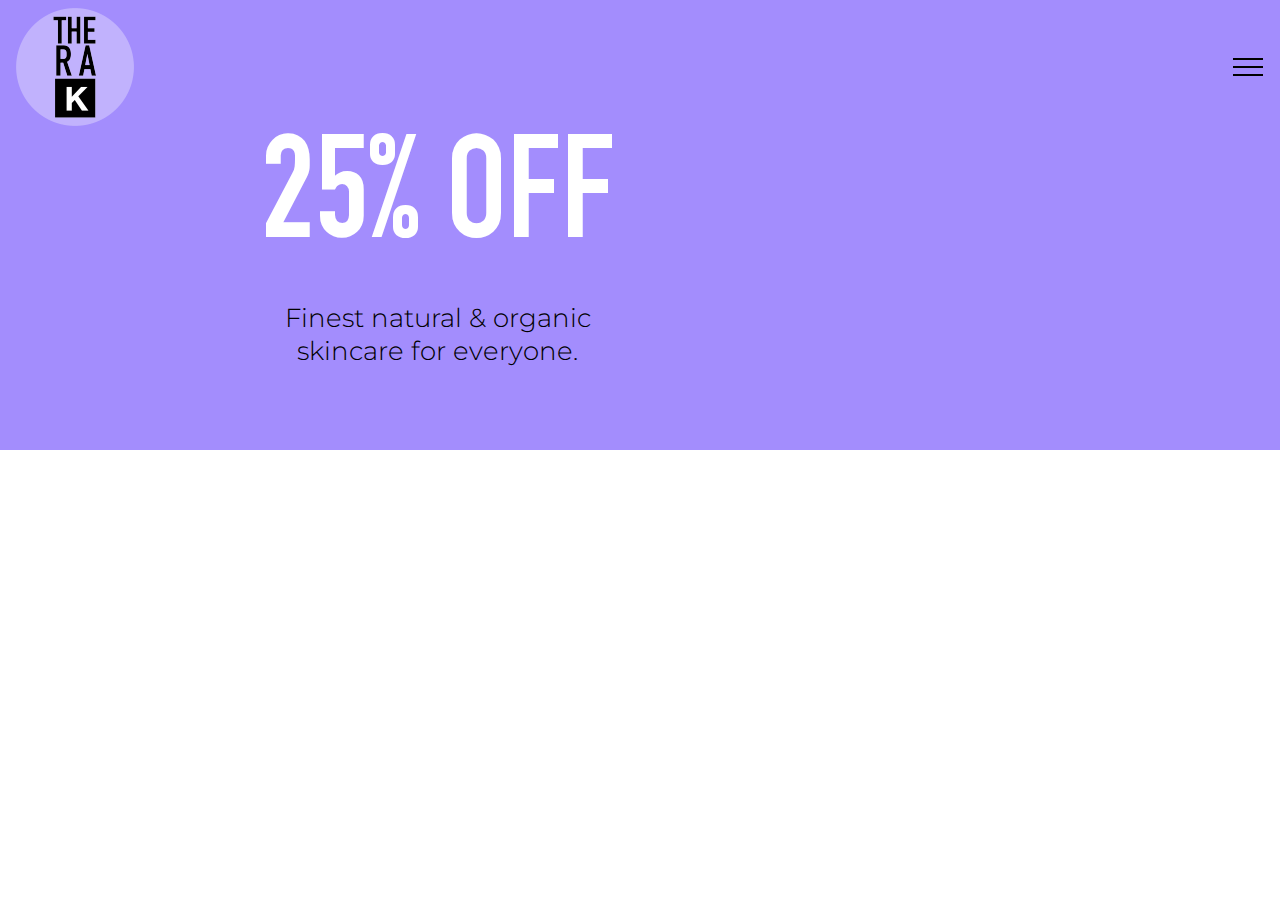
<file: page5.html>
<!DOCTYPE html>
<html  >
<head>
  <!-- Site made with Mobirise Website Builder v4.12.4, https://mobirise.com -->
  <meta charset="UTF-8">
  <meta http-equiv="X-UA-Compatible" content="IE=edge">
  <meta name="generator" content="Mobirise v4.12.4, mobirise.com">
  <meta name="viewport" content="width=device-width, initial-scale=1, minimum-scale=1">
  <link rel="shortcut icon" href="assets/images/thera-round-logo-1-118x118.png" type="image/x-icon">
  <meta name="description" content="">
  
  
  <title>HAIR CONDITIONER</title>
  <link rel="stylesheet" href="assets/web/assets/mobirise-icons/mobirise-icons.css">
  <link rel="stylesheet" href="assets/web/assets/mobirise-icons2/mobirise2.css">
  <link rel="stylesheet" href="assets/bootstrap/css/bootstrap.min.css">
  <link rel="stylesheet" href="assets/bootstrap/css/bootstrap-grid.min.css">
  <link rel="stylesheet" href="assets/bootstrap/css/bootstrap-reboot.min.css">
  <link rel="stylesheet" href="assets/dropdown/css/style.css">
  <link rel="stylesheet" href="assets/socicon/css/styles.css">
  <link rel="stylesheet" href="assets/theme/css/style.css">
  <link href="assets/fonts/style.css" rel="stylesheet">
  <link rel="preload" as="style" href="assets/mobirise/css/mbr-additional.css"><link rel="stylesheet" href="assets/mobirise/css/mbr-additional.css" type="text/css">
  
  
  
</head>
<body>
  <section class="menu cid-uaYqxpycvd" once="menu" id="menu1-1l">

    
    

    <nav class="navbar navbar-dropdown collapsed">
        <div class="navbar-brand">
            <span class="navbar-logo">
                <a href="index.html">
                    <img src="assets/images/thera-round-logo-1-118x118.png" alt="Mobirise" title="" style="height: 7.4rem;">
                </a>
            </span>
            
        </div>
        <button class="navbar-toggler" type="button" data-toggle="collapse" data-target="#navbarSupportedContent" aria-controls="navbarNavAltMarkup" aria-expanded="false" aria-label="Toggle navigation">
            <div class="hamburger">
                <span></span>
                <span></span>
                <span></span>
                <span></span>
            </div>
        </button>
      <div class="collapse navbar-collapse" id="navbarSupportedContent">
            <ul class="navbar-nav nav-dropdown nav-right" data-app-modern-menu="true"><li class="nav-item">
                    <a class="nav-link link text-black display-7" href="https://mobiri.se">
                        100% NATURAL SERIES</a>
                </li><li class="nav-item"><a class="nav-link link text-black display-7" href="https://mobiri.se">
                        SAFE &amp; NICE SERIES</a></li>
                <li class="nav-item">
                    <a class="nav-link link text-black display-7" href="sms:+639989528137">
                        CONTACT</a>
                </li>
                <li class="nav-item">
                    <a class="nav-link link text-black display-7" href="https://mobiri.se">TRACK ORDER</a>
                </li></ul>
            <div class="icons-menu">
              
                <span class="p-2 mbr-iconfont socicon-facebook socicon"></span>
              
              <a href="viber://chat?number=+639989528137">
                <span class="p-2 mbr-iconfont mobi-mbri-phone mobi-mbri" style="font-size: 28px;"></span>
              </a>
              
              
              
              
            </div>
            
      </div>
    </nav>
</section>

<section class="cid-uaYqxqULw6" id="info2-1m">

    

    
    <div class="container-fluid">
        <div class="row justify-content-center">
            <div class="media-container-column col-12 col-lg-8 col-md-6">
                <h2 class="mbr-section-title align-left mbr-fonts-style mbr-bold display-1">25% OFF</h2>
                <h3 class="mbr-section-subtitle align-left mbr-fonts-style mbr-light mbr-white display-4">Finest natural &amp; organic<br>skincare for everyone.</h3>
            </div>
            <div class="media-container-column col-12 col-lg-4 col-md-6">
              <div id="product-component-1714061288238"></div>
<script type="text/javascript">
/*<![CDATA[*/
(function () {
  var scriptURL = 'https://sdks.shopifycdn.com/buy-button/latest/buy-button-storefront.min.js';
  if (window.ShopifyBuy) {
    if (window.ShopifyBuy.UI) {
      ShopifyBuyInit();
    } else {
      loadScript();
    }
  } else {
    loadScript();
  }
  function loadScript() {
    var script = document.createElement('script');
    script.async = true;
    script.src = scriptURL;
    (document.getElementsByTagName('head')[0] || document.getElementsByTagName('body')[0]).appendChild(script);
    script.onload = ShopifyBuyInit;
  }
  function ShopifyBuyInit() {
    var client = ShopifyBuy.buildClient({
      domain: 'cf4809-85.myshopify.com',
      storefrontAccessToken: '8d731ce5e91d2d74552a77df84876380',
    });
    ShopifyBuy.UI.onReady(client).then(function (ui) {
      ui.createComponent('product', {
        id: '8038134874311',
        node: document.getElementById('product-component-1714061288238'),
        moneyFormat: '%E2%82%B1%7B%7Bamount%7D%7D',
        options: {
  "product": {
    "styles": {
      "product": {
        "@media (min-width: 601px)": {
          "max-width": "calc(25% - 20px)",
          "margin-left": "20px",
          "margin-bottom": "50px"
        }
      },
      "button": {
        ":hover": {
          "background-color": "#111111"
        },
        "background-color": "#0a0a0a",
        ":focus": {
          "background-color": "#111111"
        }
      }
    },
    "buttonDestination": "modal",
    "contents": {
      "options": false
    },
    "text": {
      "button": "View product"
    }
  },
  "productSet": {
    "styles": {
      "products": {
        "@media (min-width: 601px)": {
          "margin-left": "-20px"
        }
      }
    }
  },
  "modalProduct": {
    "contents": {
      "img": false,
      "imgWithCarousel": true,
      "button": false,
      "buttonWithQuantity": true
    },
    "styles": {
      "product": {
        "@media (min-width: 601px)": {
          "max-width": "100%",
          "margin-left": "0px",
          "margin-bottom": "0px"
        }
      },
      "button": {
        ":hover": {
          "background-color": "#111111"
        },
        "background-color": "#0a0a0a",
        ":focus": {
          "background-color": "#111111"
        }
      }
    },
    "text": {
      "button": "Add to cart"
    }
  },
  "option": {},
  "cart": {
    "styles": {
      "button": {
        ":hover": {
          "background-color": "#111111"
        },
        "background-color": "#0a0a0a",
        ":focus": {
          "background-color": "#111111"
        }
      }
    },
    "text": {
      "total": "Subtotal",
      "button": "Checkout"
    }
  },
  "toggle": {
    "styles": {
      "toggle": {
        "background-color": "#0a0a0a",
        ":hover": {
          "background-color": "#111111"
        },
        ":focus": {
          "background-color": "#111111"
        }
      }
    }
  }
},
      });
    });
  }
})();
/*]]>*/
</script>
            </div>
        </div>
    </div>
</section>


  <script src="assets/web/assets/jquery/jquery.min.js"></script>
  <script src="assets/popper/popper.min.js"></script>
  <script src="assets/bootstrap/js/bootstrap.min.js"></script>
  <script src="assets/smoothscroll/smooth-scroll.js"></script>
  <script src="assets/dropdown/js/nav-dropdown.js"></script>
  <script src="assets/dropdown/js/navbar-dropdown.js"></script>
  <script src="assets/touchswipe/jquery.touch-swipe.min.js"></script>
  <script src="assets/theme/js/script.js"></script>
  
  
</body>
</html>
</file>
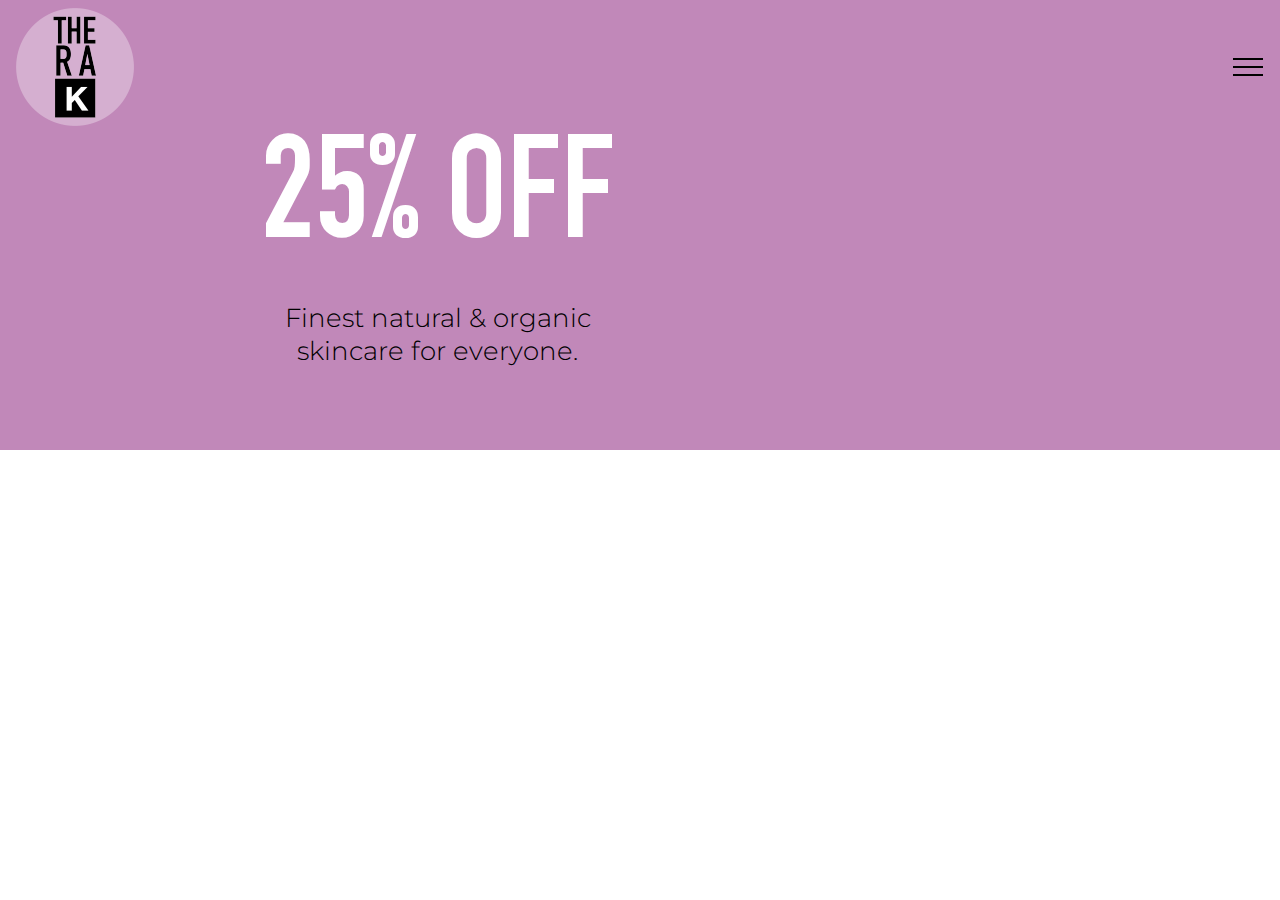
<file: page6.html>
<!DOCTYPE html>
<html  >
<head>
  <!-- Site made with Mobirise Website Builder v4.12.4, https://mobirise.com -->
  <meta charset="UTF-8">
  <meta http-equiv="X-UA-Compatible" content="IE=edge">
  <meta name="generator" content="Mobirise v4.12.4, mobirise.com">
  <meta name="viewport" content="width=device-width, initial-scale=1, minimum-scale=1">
  <link rel="shortcut icon" href="assets/images/thera-round-logo-1-118x118.png" type="image/x-icon">
  <meta name="description" content="">
  
  
  <title>VINYL PIGMENT PEN</title>
  <link rel="stylesheet" href="assets/web/assets/mobirise-icons/mobirise-icons.css">
  <link rel="stylesheet" href="assets/web/assets/mobirise-icons2/mobirise2.css">
  <link rel="stylesheet" href="assets/bootstrap/css/bootstrap.min.css">
  <link rel="stylesheet" href="assets/bootstrap/css/bootstrap-grid.min.css">
  <link rel="stylesheet" href="assets/bootstrap/css/bootstrap-reboot.min.css">
  <link rel="stylesheet" href="assets/dropdown/css/style.css">
  <link rel="stylesheet" href="assets/socicon/css/styles.css">
  <link rel="stylesheet" href="assets/theme/css/style.css">
  <link href="assets/fonts/style.css" rel="stylesheet">
  <link rel="preload" as="style" href="assets/mobirise/css/mbr-additional.css"><link rel="stylesheet" href="assets/mobirise/css/mbr-additional.css" type="text/css">
  
  
  
</head>
<body>
  <section class="menu cid-uaYtyVmyAc" once="menu" id="menu1-1n">

    
    

    <nav class="navbar navbar-dropdown collapsed">
        <div class="navbar-brand">
            <span class="navbar-logo">
                <a href="index.html">
                    <img src="assets/images/thera-round-logo-1-118x118.png" alt="Mobirise" title="" style="height: 7.4rem;">
                </a>
            </span>
            
        </div>
        <button class="navbar-toggler" type="button" data-toggle="collapse" data-target="#navbarSupportedContent" aria-controls="navbarNavAltMarkup" aria-expanded="false" aria-label="Toggle navigation">
            <div class="hamburger">
                <span></span>
                <span></span>
                <span></span>
                <span></span>
            </div>
        </button>
      <div class="collapse navbar-collapse" id="navbarSupportedContent">
            <ul class="navbar-nav nav-dropdown nav-right" data-app-modern-menu="true"><li class="nav-item">
                    <a class="nav-link link text-black display-7" href="https://mobiri.se">
                        100% NATURAL SERIES</a>
                </li><li class="nav-item"><a class="nav-link link text-black display-7" href="https://mobiri.se">
                        SAFE &amp; NICE SERIES</a></li>
                <li class="nav-item">
                    <a class="nav-link link text-black display-7" href="sms:+639989528137">
                        CONTACT</a>
                </li>
                <li class="nav-item">
                    <a class="nav-link link text-black display-7" href="https://mobiri.se">TRACK ORDER</a>
                </li></ul>
            <div class="icons-menu">
              
                <span class="p-2 mbr-iconfont socicon-facebook socicon"></span>
              
              <a href="viber://chat?number=+639989528137">
                <span class="p-2 mbr-iconfont mobi-mbri-phone mobi-mbri" style="font-size: 28px;"></span>
              </a>
              
              
              
              
            </div>
            
      </div>
    </nav>
</section>

<section class="cid-uaYtyXxYMk" id="info2-1o">

    

    
    <div class="container-fluid">
        <div class="row justify-content-center">
            <div class="media-container-column col-12 col-lg-8 col-md-6">
                <h2 class="mbr-section-title align-left mbr-fonts-style mbr-bold display-1">25% OFF</h2>
                <h3 class="mbr-section-subtitle align-left mbr-fonts-style mbr-light mbr-white display-4">Finest natural &amp; organic<br>skincare for everyone.</h3>
            </div>
            <div class="media-container-column col-12 col-lg-4 col-md-6">
             <div id="product-component-1714062834852"></div>
<script type="text/javascript">
/*<![CDATA[*/
(function () {
  var scriptURL = 'https://sdks.shopifycdn.com/buy-button/latest/buy-button-storefront.min.js';
  if (window.ShopifyBuy) {
    if (window.ShopifyBuy.UI) {
      ShopifyBuyInit();
    } else {
      loadScript();
    }
  } else {
    loadScript();
  }
  function loadScript() {
    var script = document.createElement('script');
    script.async = true;
    script.src = scriptURL;
    (document.getElementsByTagName('head')[0] || document.getElementsByTagName('body')[0]).appendChild(script);
    script.onload = ShopifyBuyInit;
  }
  function ShopifyBuyInit() {
    var client = ShopifyBuy.buildClient({
      domain: 'cf4809-85.myshopify.com',
      storefrontAccessToken: '8d731ce5e91d2d74552a77df84876380',
    });
    ShopifyBuy.UI.onReady(client).then(function (ui) {
      ui.createComponent('product', {
        id: '8038200279239',
        node: document.getElementById('product-component-1714062834852'),
        moneyFormat: '%E2%82%B1%7B%7Bamount%7D%7D',
        options: {
  "product": {
    "styles": {
      "product": {
        "@media (min-width: 601px)": {
          "max-width": "calc(25% - 20px)",
          "margin-left": "20px",
          "margin-bottom": "50px"
        }
      },
      "button": {
        ":hover": {
          "background-color": "#111111"
        },
        "background-color": "#0a0a0a",
        ":focus": {
          "background-color": "#111111"
        }
      }
    },
    "buttonDestination": "modal",
    "contents": {
      "options": false
    },
    "text": {
      "button": "View product"
    }
  },
  "productSet": {
    "styles": {
      "products": {
        "@media (min-width: 601px)": {
          "margin-left": "-20px"
        }
      }
    }
  },
  "modalProduct": {
    "contents": {
      "img": false,
      "imgWithCarousel": true,
      "button": false,
      "buttonWithQuantity": true
    },
    "styles": {
      "product": {
        "@media (min-width: 601px)": {
          "max-width": "100%",
          "margin-left": "0px",
          "margin-bottom": "0px"
        }
      },
      "button": {
        ":hover": {
          "background-color": "#111111"
        },
        "background-color": "#0a0a0a",
        ":focus": {
          "background-color": "#111111"
        }
      }
    },
    "text": {
      "button": "Add to cart"
    }
  },
  "option": {},
  "cart": {
    "styles": {
      "button": {
        ":hover": {
          "background-color": "#111111"
        },
        "background-color": "#0a0a0a",
        ":focus": {
          "background-color": "#111111"
        }
      }
    },
    "text": {
      "total": "Subtotal",
      "button": "Checkout"
    }
  },
  "toggle": {
    "styles": {
      "toggle": {
        "background-color": "#0a0a0a",
        ":hover": {
          "background-color": "#111111"
        },
        ":focus": {
          "background-color": "#111111"
        }
      }
    }
  }
},
      });
    });
  }
})();
/*]]>*/
</script>
            </div>
        </div>
    </div>
</section>


  <script src="assets/web/assets/jquery/jquery.min.js"></script>
  <script src="assets/popper/popper.min.js"></script>
  <script src="assets/bootstrap/js/bootstrap.min.js"></script>
  <script src="assets/smoothscroll/smooth-scroll.js"></script>
  <script src="assets/dropdown/js/nav-dropdown.js"></script>
  <script src="assets/dropdown/js/navbar-dropdown.js"></script>
  <script src="assets/touchswipe/jquery.touch-swipe.min.js"></script>
  <script src="assets/theme/js/script.js"></script>
  
  
</body>
</html>
</file>
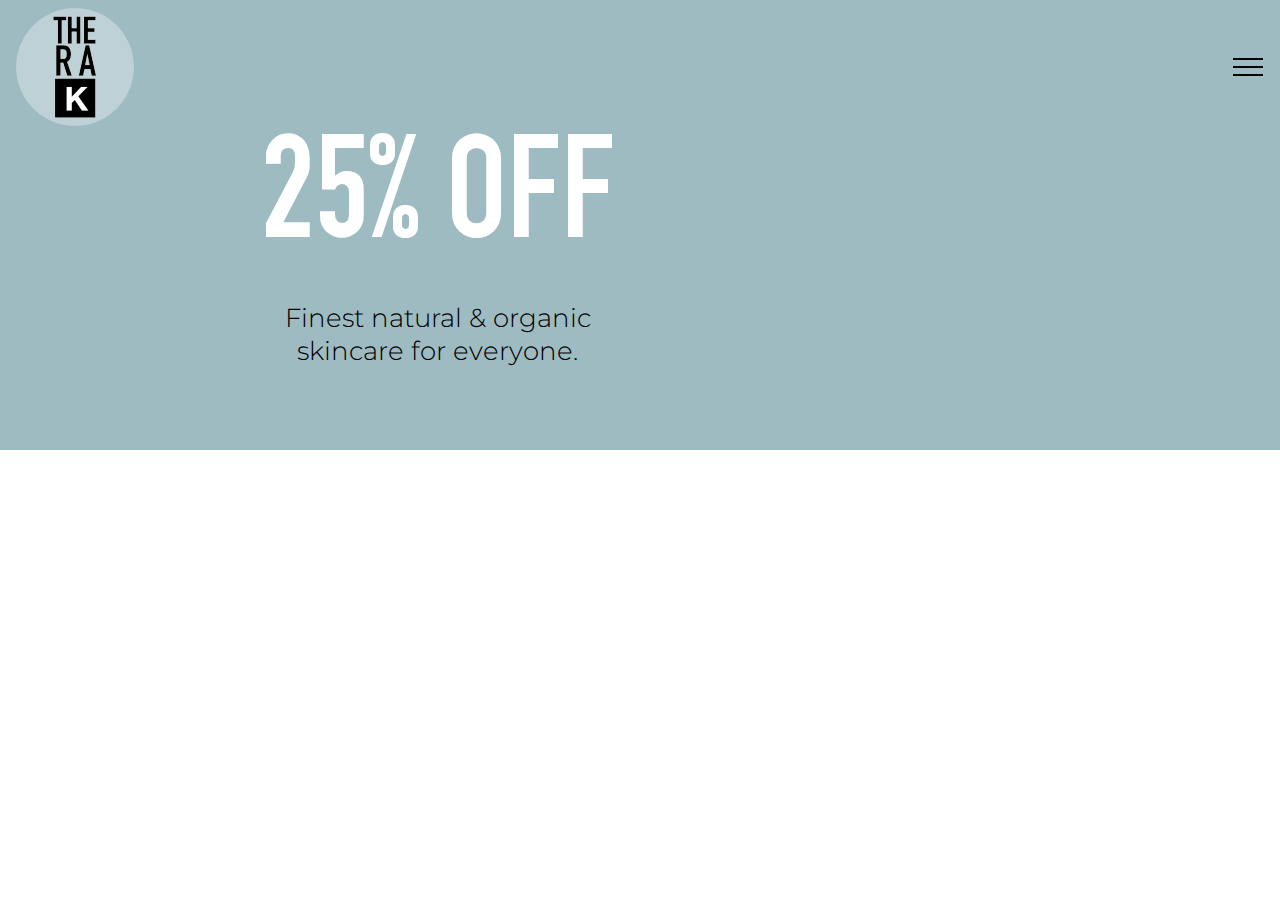
<file: page7.html>
<!DOCTYPE html>
<html  >
<head>
  <!-- Site made with Mobirise Website Builder v4.12.4, https://mobirise.com -->
  <meta charset="UTF-8">
  <meta http-equiv="X-UA-Compatible" content="IE=edge">
  <meta name="generator" content="Mobirise v4.12.4, mobirise.com">
  <meta name="viewport" content="width=device-width, initial-scale=1, minimum-scale=1">
  <link rel="shortcut icon" href="assets/images/thera-round-logo-1-118x118.png" type="image/x-icon">
  <meta name="description" content="">
  
  
  <title>HAIR FOAM</title>
  <link rel="stylesheet" href="assets/web/assets/mobirise-icons/mobirise-icons.css">
  <link rel="stylesheet" href="assets/web/assets/mobirise-icons2/mobirise2.css">
  <link rel="stylesheet" href="assets/bootstrap/css/bootstrap.min.css">
  <link rel="stylesheet" href="assets/bootstrap/css/bootstrap-grid.min.css">
  <link rel="stylesheet" href="assets/bootstrap/css/bootstrap-reboot.min.css">
  <link rel="stylesheet" href="assets/dropdown/css/style.css">
  <link rel="stylesheet" href="assets/socicon/css/styles.css">
  <link rel="stylesheet" href="assets/theme/css/style.css">
  <link href="assets/fonts/style.css" rel="stylesheet">
  <link rel="preload" as="style" href="assets/mobirise/css/mbr-additional.css"><link rel="stylesheet" href="assets/mobirise/css/mbr-additional.css" type="text/css">
  
  
  
</head>
<body>
  <section class="menu cid-uaYFxspvLr" once="menu" id="menu1-1p">

    
    

    <nav class="navbar navbar-dropdown collapsed">
        <div class="navbar-brand">
            <span class="navbar-logo">
                <a href="index.html">
                    <img src="assets/images/thera-round-logo-1-118x118.png" alt="Mobirise" title="" style="height: 7.4rem;">
                </a>
            </span>
            
        </div>
        <button class="navbar-toggler" type="button" data-toggle="collapse" data-target="#navbarSupportedContent" aria-controls="navbarNavAltMarkup" aria-expanded="false" aria-label="Toggle navigation">
            <div class="hamburger">
                <span></span>
                <span></span>
                <span></span>
                <span></span>
            </div>
        </button>
      <div class="collapse navbar-collapse" id="navbarSupportedContent">
            <ul class="navbar-nav nav-dropdown nav-right" data-app-modern-menu="true"><li class="nav-item">
                    <a class="nav-link link text-black display-7" href="https://mobiri.se">
                        100% NATURAL SERIES</a>
                </li><li class="nav-item"><a class="nav-link link text-black display-7" href="https://mobiri.se">
                        SAFE &amp; NICE SERIES</a></li>
                <li class="nav-item">
                    <a class="nav-link link text-black display-7" href="sms:+639989528137">
                        CONTACT</a>
                </li>
                <li class="nav-item">
                    <a class="nav-link link text-black display-7" href="https://mobiri.se">TRACK ORDER</a>
                </li></ul>
            <div class="icons-menu">
              
                <span class="p-2 mbr-iconfont socicon-facebook socicon"></span>
              
              <a href="viber://chat?number=+639989528137">
                <span class="p-2 mbr-iconfont mobi-mbri-phone mobi-mbri" style="font-size: 28px;"></span>
              </a>
              
              
              
              
            </div>
            
      </div>
    </nav>
</section>

<section class="cid-uaYFxuHzIo" id="info2-1q">

    

    
    <div class="container-fluid">
        <div class="row justify-content-center">
            <div class="media-container-column col-12 col-lg-8 col-md-6">
                <h2 class="mbr-section-title align-left mbr-fonts-style mbr-bold display-1">25% OFF</h2>
                <h3 class="mbr-section-subtitle align-left mbr-fonts-style mbr-light mbr-white display-4">Finest natural &amp; organic<br>skincare for everyone.</h3>
            </div>
            <div class="media-container-column col-12 col-lg-4 col-md-6">
           <div id="product-component-1714064865143"></div>
<script type="text/javascript">
/*<![CDATA[*/
(function () {
  var scriptURL = 'https://sdks.shopifycdn.com/buy-button/latest/buy-button-storefront.min.js';
  if (window.ShopifyBuy) {
    if (window.ShopifyBuy.UI) {
      ShopifyBuyInit();
    } else {
      loadScript();
    }
  } else {
    loadScript();
  }
  function loadScript() {
    var script = document.createElement('script');
    script.async = true;
    script.src = scriptURL;
    (document.getElementsByTagName('head')[0] || document.getElementsByTagName('body')[0]).appendChild(script);
    script.onload = ShopifyBuyInit;
  }
  function ShopifyBuyInit() {
    var client = ShopifyBuy.buildClient({
      domain: 'cf4809-85.myshopify.com',
      storefrontAccessToken: '8d731ce5e91d2d74552a77df84876380',
    });
    ShopifyBuy.UI.onReady(client).then(function (ui) {
      ui.createComponent('product', {
        id: '8038274531527',
        node: document.getElementById('product-component-1714064865143'),
        moneyFormat: '%E2%82%B1%7B%7Bamount%7D%7D',
        options: {
  "product": {
    "styles": {
      "product": {
        "@media (min-width: 601px)": {
          "max-width": "calc(25% - 20px)",
          "margin-left": "20px",
          "margin-bottom": "50px"
        }
      },
      "button": {
        ":hover": {
          "background-color": "#111111"
        },
        "background-color": "#0a0a0a",
        ":focus": {
          "background-color": "#111111"
        }
      }
    },
    "buttonDestination": "modal",
    "contents": {
      "options": false
    },
    "text": {
      "button": "View product"
    }
  },
  "productSet": {
    "styles": {
      "products": {
        "@media (min-width: 601px)": {
          "margin-left": "-20px"
        }
      }
    }
  },
  "modalProduct": {
    "contents": {
      "img": false,
      "imgWithCarousel": true,
      "button": false,
      "buttonWithQuantity": true
    },
    "styles": {
      "product": {
        "@media (min-width: 601px)": {
          "max-width": "100%",
          "margin-left": "0px",
          "margin-bottom": "0px"
        }
      },
      "button": {
        ":hover": {
          "background-color": "#111111"
        },
        "background-color": "#0a0a0a",
        ":focus": {
          "background-color": "#111111"
        }
      }
    },
    "text": {
      "button": "Add to cart"
    }
  },
  "option": {},
  "cart": {
    "styles": {
      "button": {
        ":hover": {
          "background-color": "#111111"
        },
        "background-color": "#0a0a0a",
        ":focus": {
          "background-color": "#111111"
        }
      }
    },
    "text": {
      "total": "Subtotal",
      "button": "Checkout"
    }
  },
  "toggle": {
    "styles": {
      "toggle": {
        "background-color": "#0a0a0a",
        ":hover": {
          "background-color": "#111111"
        },
        ":focus": {
          "background-color": "#111111"
        }
      }
    }
  }
},
      });
    });
  }
})();
/*]]>*/
</script>
            </div>
        </div>
    </div>
</section>


  <script src="assets/web/assets/jquery/jquery.min.js"></script>
  <script src="assets/popper/popper.min.js"></script>
  <script src="assets/bootstrap/js/bootstrap.min.js"></script>
  <script src="assets/smoothscroll/smooth-scroll.js"></script>
  <script src="assets/dropdown/js/nav-dropdown.js"></script>
  <script src="assets/dropdown/js/navbar-dropdown.js"></script>
  <script src="assets/touchswipe/jquery.touch-swipe.min.js"></script>
  <script src="assets/theme/js/script.js"></script>
  
  
</body>
</html>
</file>
<file: assets/web/assets/mobirise-icons2/mobirise2.css>
@font-face {
  font-family: 'Moririse2';
  font-display: swap;
  src:  url('mobirise2.eot?f2bix4');
  src:  url('mobirise2.eot?f2bix4#iefix') format('embedded-opentype'),
    url('mobirise2.ttf?f2bix4') format('truetype'),
    url('mobirise2.woff?f2bix4') format('woff'),
    url('mobirise2.svg?f2bix4#mobirise2') format('svg');
  font-weight: normal;
  font-style: normal;
}

[class^="mobi-"], [class*=" mobi-"] {
  /* use !important to prevent issues with browser extensions that change fonts */
  font-family: 'Moririse2' !important;
  speak: none;
  font-style: normal;
  font-weight: normal;
  font-variant: normal;
  text-transform: none;
  line-height: 1;

  /* Better Font Rendering =========== */
  -webkit-font-smoothing: antialiased;
  -moz-osx-font-smoothing: grayscale;
}

.mobi-mbri-add-submenu:before {
  content: "\e900";
}
.mobi-mbri-alert:before {
  content: "\e901";
}
.mobi-mbri-align-center:before {
  content: "\e902";
}
.mobi-mbri-align-justify:before {
  content: "\e903";
}
.mobi-mbri-align-left:before {
  content: "\e904";
}
.mobi-mbri-align-right:before {
  content: "\e905";
}
.mobi-mbri-android:before {
  content: "\e906";
}
.mobi-mbri-apple:before {
  content: "\e907";
}
.mobi-mbri-arrow-down:before {
  content: "\e908";
}
.mobi-mbri-arrow-next:before {
  content: "\e909";
}
.mobi-mbri-arrow-prev:before {
  content: "\e90a";
}
.mobi-mbri-arrow-up:before {
  content: "\e90b";
}
.mobi-mbri-bold:before {
  content: "\e90c";
}
.mobi-mbri-bookmark:before {
  content: "\e90d";
}
.mobi-mbri-bootstrap:before {
  content: "\e90e";
}
.mobi-mbri-briefcase:before {
  content: "\e90f";
}
.mobi-mbri-browse:before {
  content: "\e910";
}
.mobi-mbri-bulleted-list:before {
  content: "\e911";
}
.mobi-mbri-calendar:before {
  content: "\e912";
}
.mobi-mbri-camera:before {
  content: "\e913";
}
.mobi-mbri-cart-add:before {
  content: "\e914";
}
.mobi-mbri-cart-full:before {
  content: "\e915";
}
.mobi-mbri-cash:before {
  content: "\e916";
}
.mobi-mbri-change-style:before {
  content: "\e917";
}
.mobi-mbri-chat:before {
  content: "\e918";
}
.mobi-mbri-clock:before {
  content: "\e919";
}
.mobi-mbri-close:before {
  content: "\e91a";
}
.mobi-mbri-cloud:before {
  content: "\e91b";
}
.mobi-mbri-code:before {
  content: "\e91c";
}
.mobi-mbri-contact-form:before {
  content: "\e91d";
}
.mobi-mbri-credit-card:before {
  content: "\e91e";
}
.mobi-mbri-cursor-click:before {
  content: "\e91f";
}
.mobi-mbri-cust-feedback:before {
  content: "\e920";
}
.mobi-mbri-database:before {
  content: "\e921";
}
.mobi-mbri-delivery:before {
  content: "\e922";
}
.mobi-mbri-desktop:before {
  content: "\e923";
}
.mobi-mbri-devices:before {
  content: "\e924";
}
.mobi-mbri-down:before {
  content: "\e925";
}
.mobi-mbri-download-2:before {
  content: "\e926";
}
.mobi-mbri-download:before {
  content: "\e927";
}
.mobi-mbri-drag-n-drop-2:before {
  content: "\e928";
}
.mobi-mbri-drag-n-drop:before {
  content: "\e929";
}
.mobi-mbri-edit-2:before {
  content: "\e92a";
}
.mobi-mbri-edit:before {
  content: "\e92b";
}
.mobi-mbri-error:before {
  content: "\e92c";
}
.mobi-mbri-extension:before {
  content: "\e92d";
}
.mobi-mbri-features:before {
  content: "\e92e";
}
.mobi-mbri-file:before {
  content: "\e92f";
}
.mobi-mbri-flag:before {
  content: "\e930";
}
.mobi-mbri-folder:before {
  content: "\e931";
}
.mobi-mbri-gift:before {
  content: "\e932";
}
.mobi-mbri-github:before {
  content: "\e933";
}
.mobi-mbri-globe-2:before {
  content: "\e934";
}
.mobi-mbri-globe:before {
  content: "\e935";
}
.mobi-mbri-growing-chart:before {
  content: "\e936";
}
.mobi-mbri-hearth:before {
  content: "\e937";
}
.mobi-mbri-help:before {
  content: "\e938";
}
.mobi-mbri-home:before {
  content: "\e939";
}
.mobi-mbri-hot-cup:before {
  content: "\e93a";
}
.mobi-mbri-idea:before {
  content: "\e93b";
}
.mobi-mbri-image-gallery:before {
  content: "\e93c";
}
.mobi-mbri-image-slider:before {
  content: "\e93d";
}
.mobi-mbri-info:before {
  content: "\e93e";
}
.mobi-mbri-italic:before {
  content: "\e93f";
}
.mobi-mbri-key:before {
  content: "\e940";
}
.mobi-mbri-laptop:before {
  content: "\e941";
}
.mobi-mbri-layers:before {
  content: "\e942";
}
.mobi-mbri-left-right:before {
  content: "\e943";
}
.mobi-mbri-left:before {
  content: "\e944";
}
.mobi-mbri-letter:before {
  content: "\e945";
}
.mobi-mbri-like:before {
  content: "\e946";
}
.mobi-mbri-link:before {
  content: "\e947";
}
.mobi-mbri-lock:before {
  content: "\e948";
}
.mobi-mbri-login:before {
  content: "\e949";
}
.mobi-mbri-logout:before {
  content: "\e94a";
}
.mobi-mbri-magic-stick:before {
  content: "\e94b";
}
.mobi-mbri-map-pin:before {
  content: "\e94c";
}
.mobi-mbri-menu:before {
  content: "\e94d";
}
.mobi-mbri-mobile-2:before {
  content: "\e94e";
}
.mobi-mbri-mobile-horizontal:before {
  content: "\e94f";
}
.mobi-mbri-mobile:before {
  content: "\e950";
}
.mobi-mbri-mobirise:before {
  content: "\e951";
}
.mobi-mbri-more-horizontal:before {
  content: "\e952";
}
.mobi-mbri-more-vertical:before {
  content: "\e953";
}
.mobi-mbri-music:before {
  content: "\e954";
}
.mobi-mbri-new-file:before {
  content: "\e955";
}
.mobi-mbri-numbered-list:before {
  content: "\e956";
}
.mobi-mbri-opened-folder:before {
  content: "\e957";
}
.mobi-mbri-pages:before {
  content: "\e958";
}
.mobi-mbri-paper-plane:before {
  content: "\e959";
}
.mobi-mbri-paperclip:before {
  content: "\e95a";
}
.mobi-mbri-phone:before {
  content: "\e95b";
}
.mobi-mbri-photo:before {
  content: "\e95c";
}
.mobi-mbri-photos:before {
  content: "\e95d";
}
.mobi-mbri-pin:before {
  content: "\e95e";
}
.mobi-mbri-play:before {
  content: "\e95f";
}
.mobi-mbri-plus:before {
  content: "\e960";
}
.mobi-mbri-preview:before {
  content: "\e961";
}
.mobi-mbri-print:before {
  content: "\e962";
}
.mobi-mbri-protect:before {
  content: "\e963";
}
.mobi-mbri-question:before {
  content: "\e964";
}
.mobi-mbri-quote-left:before {
  content: "\e965";
}
.mobi-mbri-quote-right:before {
  content: "\e966";
}
.mobi-mbri-redo:before {
  content: "\e967";
}
.mobi-mbri-refresh:before {
  content: "\e968";
}
.mobi-mbri-responsive-2:before {
  content: "\e969";
}
.mobi-mbri-responsive:before {
  content: "\e96a";
}
.mobi-mbri-right:before {
  content: "\e96b";
}
.mobi-mbri-rocket:before {
  content: "\e96c";
}
.mobi-mbri-sad-face:before {
  content: "\e96d";
}
.mobi-mbri-sale:before {
  content: "\e96e";
}
.mobi-mbri-save:before {
  content: "\e96f";
}
.mobi-mbri-search:before {
  content: "\e970";
}
.mobi-mbri-setting-2:before {
  content: "\e971";
}
.mobi-mbri-setting-3:before {
  content: "\e972";
}
.mobi-mbri-setting:before {
  content: "\e973";
}
.mobi-mbri-share:before {
  content: "\e974";
}
.mobi-mbri-shopping-bag:before {
  content: "\e975";
}
.mobi-mbri-shopping-basket:before {
  content: "\e976";
}
.mobi-mbri-shopping-cart:before {
  content: "\e977";
}
.mobi-mbri-sites:before {
  content: "\e978";
}
.mobi-mbri-smile-face:before {
  content: "\e979";
}
.mobi-mbri-speed:before {
  content: "\e97a";
}
.mobi-mbri-star:before {
  content: "\e97b";
}
.mobi-mbri-success:before {
  content: "\e97c";
}
.mobi-mbri-sun:before {
  content: "\e97d";
}
.mobi-mbri-sun2:before {
  content: "\e97e";
}
.mobi-mbri-tablet-vertical:before {
  content: "\e97f";
}
.mobi-mbri-tablet:before {
  content: "\e980";
}
.mobi-mbri-target:before {
  content: "\e981";
}
.mobi-mbri-timer:before {
  content: "\e982";
}
.mobi-mbri-to-ftp:before {
  content: "\e983";
}
.mobi-mbri-to-local-drive:before {
  content: "\e984";
}
.mobi-mbri-touch-swipe:before {
  content: "\e985";
}
.mobi-mbri-touch:before {
  content: "\e986";
}
.mobi-mbri-trash:before {
  content: "\e987";
}
.mobi-mbri-underline:before {
  content: "\e988";
}
.mobi-mbri-undo:before {
  content: "\e989";
}
.mobi-mbri-unlink:before {
  content: "\e98a";
}
.mobi-mbri-unlock:before {
  content: "\e98b";
}
.mobi-mbri-up-down:before {
  content: "\e98c";
}
.mobi-mbri-up:before {
  content: "\e98d";
}
.mobi-mbri-update:before {
  content: "\e98e";
}
.mobi-mbri-upload-2:before {
  content: "\e98f";
}
.mobi-mbri-upload:before {
  content: "\e990";
}
.mobi-mbri-user-2:before {
  content: "\e991";
}
.mobi-mbri-user:before {
  content: "\e992";
}
.mobi-mbri-users:before {
  content: "\e993";
}
.mobi-mbri-video-play:before {
  content: "\e994";
}
.mobi-mbri-video:before {
  content: "\e995";
}
.mobi-mbri-watch:before {
  content: "\e996";
}
.mobi-mbri-website-theme-2:before {
  content: "\e997";
}
.mobi-mbri-website-theme:before {
  content: "\e998";
}
.mobi-mbri-wifi:before {
  content: "\e999";
}
.mobi-mbri-windows:before {
  content: "\e99a";
}
.mobi-mbri-zoom-in:before {
  content: "\e99b";
}
.mobi-mbri-zoom-out:before {
  content: "\e99c";
}
</file>
<file: assets/web/assets/mobirise-icons/mobirise-icons.css>
@font-face {
  font-family: 'MobiriseIcons';
  src:  url('mobirise-icons.eot?spat4u');
  src:  url('mobirise-icons.eot?spat4u#iefix') format('embedded-opentype'),
    url('mobirise-icons.ttf?spat4u') format('truetype'),
    url('mobirise-icons.woff?spat4u') format('woff'),
    url('mobirise-icons.svg?spat4u#MobiriseIcons') format('svg');
  font-weight: normal;
  font-style: normal;
  font-display: swap;
}

[class^="mbri-"], [class*=" mbri-"] {
  /* use !important to prevent issues with browser extensions that change fonts */
  font-family: MobiriseIcons !important;
  speak: none;
  font-style: normal;
  font-weight: normal;
  font-variant: normal;
  text-transform: none;
  line-height: 1;

  /* Better Font Rendering =========== */
  -webkit-font-smoothing: antialiased;
  -moz-osx-font-smoothing: grayscale;
}

.mbri-add-submenu:before {
  content: "\e900";
}
.mbri-alert:before {
  content: "\e901";
}
.mbri-align-center:before {
  content: "\e902";
}
.mbri-align-justify:before {
  content: "\e903";
}
.mbri-align-left:before {
  content: "\e904";
}
.mbri-align-right:before {
  content: "\e905";
}
.mbri-android:before {
  content: "\e906";
}
.mbri-apple:before {
  content: "\e907";
}
.mbri-arrow-down:before {
  content: "\e908";
}
.mbri-arrow-next:before {
  content: "\e909";
}
.mbri-arrow-prev:before {
  content: "\e90a";
}
.mbri-arrow-up:before {
  content: "\e90b";
}
.mbri-bold:before {
  content: "\e90c";
}
.mbri-bookmark:before {
  content: "\e90d";
}
.mbri-bootstrap:before {
  content: "\e90e";
}
.mbri-briefcase:before {
  content: "\e90f";
}
.mbri-browse:before {
  content: "\e910";
}
.mbri-bulleted-list:before {
  content: "\e911";
}
.mbri-calendar:before {
  content: "\e912";
}
.mbri-camera:before {
  content: "\e913";
}
.mbri-cart-add:before {
  content: "\e914";
}
.mbri-cart-full:before {
  content: "\e915";
}
.mbri-cash:before {
  content: "\e916";
}
.mbri-change-style:before {
  content: "\e917";
}
.mbri-chat:before {
  content: "\e918";
}
.mbri-clock:before {
  content: "\e919";
}
.mbri-close:before {
  content: "\e91a";
}
.mbri-cloud:before {
  content: "\e91b";
}
.mbri-code:before {
  content: "\e91c";
}
.mbri-contact-form:before {
  content: "\e91d";
}
.mbri-credit-card:before {
  content: "\e91e";
}
.mbri-cursor-click:before {
  content: "\e91f";
}
.mbri-cust-feedback:before {
  content: "\e920";
}
.mbri-database:before {
  content: "\e921";
}
.mbri-delivery:before {
  content: "\e922";
}
.mbri-desktop:before {
  content: "\e923";
}
.mbri-devices:before {
  content: "\e924";
}
.mbri-down:before {
  content: "\e925";
}
.mbri-download:before {
  content: "\e989";
}
.mbri-drag-n-drop:before {
  content: "\e927";
}
.mbri-drag-n-drop2:before {
  content: "\e928";
}
.mbri-edit:before {
  content: "\e929";
}
.mbri-edit2:before {
  content: "\e92a";
}
.mbri-error:before {
  content: "\e92b";
}
.mbri-extension:before {
  content: "\e92c";
}
.mbri-features:before {
  content: "\e92d";
}
.mbri-file:before {
  content: "\e92e";
}
.mbri-flag:before {
  content: "\e92f";
}
.mbri-folder:before {
  content: "\e930";
}
.mbri-gift:before {
  content: "\e931";
}
.mbri-github:before {
  content: "\e932";
}
.mbri-globe:before {
  content: "\e933";
}
.mbri-globe-2:before {
  content: "\e934";
}
.mbri-growing-chart:before {
  content: "\e935";
}
.mbri-hearth:before {
  content: "\e936";
}
.mbri-help:before {
  content: "\e937";
}
.mbri-home:before {
  content: "\e938";
}
.mbri-hot-cup:before {
  content: "\e939";
}
.mbri-idea:before {
  content: "\e93a";
}
.mbri-image-gallery:before {
  content: "\e93b";
}
.mbri-image-slider:before {
  content: "\e93c";
}
.mbri-info:before {
  content: "\e93d";
}
.mbri-italic:before {
  content: "\e93e";
}
.mbri-key:before {
  content: "\e93f";
}
.mbri-laptop:before {
  content: "\e940";
}
.mbri-layers:before {
  content: "\e941";
}
.mbri-left-right:before {
  content: "\e942";
}
.mbri-left:before {
  content: "\e943";
}
.mbri-letter:before {
  content: "\e944";
}
.mbri-like:before {
  content: "\e945";
}
.mbri-link:before {
  content: "\e946";
}
.mbri-lock:before {
  content: "\e947";
}
.mbri-login:before {
  content: "\e948";
}
.mbri-logout:before {
  content: "\e949";
}
.mbri-magic-stick:before {
  content: "\e94a";
}
.mbri-map-pin:before {
  content: "\e94b";
}
.mbri-menu:before {
  content: "\e94c";
}
.mbri-mobile:before {
  content: "\e94d";
}
.mbri-mobile2:before {
  content: "\e94e";
}
.mbri-mobirise:before {
  content: "\e94f";
}
.mbri-more-horizontal:before {
  content: "\e950";
}
.mbri-more-vertical:before {
  content: "\e951";
}
.mbri-music:before {
  content: "\e952";
}
.mbri-new-file:before {
  content: "\e953";
}
.mbri-numbered-list:before {
  content: "\e954";
}
.mbri-opened-folder:before {
  content: "\e955";
}
.mbri-pages:before {
  content: "\e956";
}
.mbri-paper-plane:before {
  content: "\e957";
}
.mbri-paperclip:before {
  content: "\e958";
}
.mbri-photo:before {
  content: "\e959";
}
.mbri-photos:before {
  content: "\e95a";
}
.mbri-pin:before {
  content: "\e95b";
}
.mbri-play:before {
  content: "\e95c";
}
.mbri-plus:before {
  content: "\e95d";
}
.mbri-preview:before {
  content: "\e95e";
}
.mbri-print:before {
  content: "\e95f";
}
.mbri-protect:before {
  content: "\e960";
}
.mbri-question:before {
  content: "\e961";
}
.mbri-quote-left:before {
  content: "\e962";
}
.mbri-quote-right:before {
  content: "\e963";
}
.mbri-refresh:before {
  content: "\e964";
}
.mbri-responsive:before {
  content: "\e965";
}
.mbri-right:before {
  content: "\e966";
}
.mbri-rocket:before {
  content: "\e967";
}
.mbri-sad-face:before {
  content: "\e968";
}
.mbri-sale:before {
  content: "\e969";
}
.mbri-save:before {
  content: "\e96a";
}
.mbri-search:before {
  content: "\e96b";
}
.mbri-setting:before {
  content: "\e96c";
}
.mbri-setting2:before {
  content: "\e96d";
}
.mbri-setting3:before {
  content: "\e96e";
}
.mbri-share:before {
  content: "\e96f";
}
.mbri-shopping-bag:before {
  content: "\e970";
}
.mbri-shopping-basket:before {
  content: "\e971";
}
.mbri-shopping-cart:before {
  content: "\e972";
}
.mbri-sites:before {
  content: "\e973";
}
.mbri-smile-face:before {
  content: "\e974";
}
.mbri-speed:before {
  content: "\e975";
}
.mbri-star:before {
  content: "\e976";
}
.mbri-success:before {
  content: "\e977";
}
.mbri-sun:before {
  content: "\e978";
}
.mbri-sun2:before {
  content: "\e979";
}
.mbri-tablet:before {
  content: "\e97a";
}
.mbri-tablet-vertical:before {
  content: "\e97b";
}
.mbri-target:before {
  content: "\e97c";
}
.mbri-timer:before {
  content: "\e97d";
}
.mbri-to-ftp:before {
  content: "\e97e";
}
.mbri-to-local-drive:before {
  content: "\e97f";
}
.mbri-touch-swipe:before {
  content: "\e980";
}
.mbri-touch:before {
  content: "\e981";
}
.mbri-trash:before {
  content: "\e982";
}
.mbri-underline:before {
  content: "\e983";
}
.mbri-unlink:before {
  content: "\e984";
}
.mbri-unlock:before {
  content: "\e985";
}
.mbri-up-down:before {
  content: "\e986";
}
.mbri-up:before {
  content: "\e987";
}
.mbri-update:before {
  content: "\e988";
}
.mbri-upload:before {
 content: "\e926"; 
}
.mbri-user:before {
  content: "\e98a";
}
.mbri-user2:before {
  content: "\e98b";
}
.mbri-users:before {
  content: "\e98c";
}
.mbri-video:before {
  content: "\e98d";
}
.mbri-video-play:before {
  content: "\e98e";
}
.mbri-watch:before {
  content: "\e98f";
}
.mbri-website-theme:before {
  content: "\e990";
}
.mbri-wifi:before {
  content: "\e991";
}
.mbri-windows:before {
  content: "\e992";
}
.mbri-zoom-out:before {
  content: "\e993";
}
.mbri-redo:before {
  content: "\e994";
}
.mbri-undo:before {
  content: "\e995";
}
</file>
<file: assets/dropdown/css/style.css>
.navbar-dropdown {
  left: 0;
  padding: 0;
  position: absolute;
  right: 0;
  top: 0;
  transition: all 0.45s ease;
  z-index: 1030;
  background: #282828; }
  .navbar-dropdown .navbar-logo {
    margin-right: 0.8rem;
    transition: margin 0.3s ease-in-out;
    vertical-align: middle; }
    .navbar-dropdown .navbar-logo img {
      height: 3.125rem;
      transition: all 0.3s ease-in-out; }
    .navbar-dropdown .navbar-logo.mbr-iconfont {
      font-size: 3.125rem;
      line-height: 3.125rem; }
  .navbar-dropdown .navbar-caption {
    font-weight: 700;
    white-space: normal;
    vertical-align: -4px;
    line-height: 3.125rem !important; }
    .navbar-dropdown .navbar-caption, .navbar-dropdown .navbar-caption:hover {
      color: inherit;
      text-decoration: none; }
  .navbar-dropdown .mbr-iconfont + .navbar-caption {
    vertical-align: -1px; }
  .navbar-dropdown.navbar-fixed-top {
    position: fixed; }
  .navbar-dropdown .navbar-brand span {
    vertical-align: -4px; }
  .navbar-dropdown.bg-color.transparent {
    background: none; }
  .navbar-dropdown.navbar-short .navbar-brand {
    padding: 0.625rem 0; }
    .navbar-dropdown.navbar-short .navbar-brand span {
      vertical-align: -1px; }
  .navbar-dropdown.navbar-short .navbar-caption {
    line-height: 2.375rem !important;
    vertical-align: -2px; }
  .navbar-dropdown.navbar-short .navbar-logo {
    margin-right: 0.5rem; }
    .navbar-dropdown.navbar-short .navbar-logo img {
      height: 2.375rem; }
    .navbar-dropdown.navbar-short .navbar-logo.mbr-iconfont {
      font-size: 2.375rem;
      line-height: 2.375rem; }
  .navbar-dropdown.navbar-short .mbr-table-cell {
    height: 3.625rem; }
  .navbar-dropdown .navbar-close {
    left: 0.6875rem;
    position: fixed;
    top: 0.75rem;
    z-index: 1000; }
  .navbar-dropdown .hamburger-icon {
    content: "";
    display: inline-block;
    vertical-align: middle;
    width: 16px;
    -webkit-box-shadow: 0 -6px 0 1px #282828,0 0 0 1px #282828,0 6px 0 1px #282828;
    -moz-box-shadow: 0 -6px 0 1px #282828,0 0 0 1px #282828,0 6px 0 1px #282828;
    box-shadow: 0 -6px 0 1px #282828,0 0 0 1px #282828,0 6px 0 1px #282828; }

.dropdown-menu .dropdown-toggle[data-toggle="dropdown-submenu"]::after {
  border-bottom: 0.35em solid transparent;
  border-left: 0.35em solid;
  border-right: 0;
  border-top: 0.35em solid transparent;
  margin-left: 0.3rem; }

.dropdown-menu .dropdown-item:focus {
  outline: 0; }

.nav-dropdown {
  font-size: 0.75rem;
  font-weight: 500;
  height: auto !important; }
  .nav-dropdown .nav-btn {
    padding-left: 1rem; }
  .nav-dropdown .link {
    margin: .667em 1.667em;
    font-weight: 500;
    padding: 0;
    transition: color .2s ease-in-out; }
    .nav-dropdown .link.dropdown-toggle {
      margin-right: 2.583em; }
      .nav-dropdown .link.dropdown-toggle::after {
        margin-left: .25rem;
        border-top: 0.35em solid;
        border-right: 0.35em solid transparent;
        border-left: 0.35em solid transparent;
        border-bottom: 0; }
      .nav-dropdown .link.dropdown-toggle[aria-expanded="true"] {
        margin: 0;
        padding: 0.667em 3.263em  0.667em 1.667em; }
  .nav-dropdown .link::after,
  .nav-dropdown .dropdown-item::after {
    color: inherit; }
  .nav-dropdown .btn {
    font-size: 0.75rem;
    font-weight: 700;
    letter-spacing: 0;
    margin-bottom: 0;
    padding-left: 1.25rem;
    padding-right: 1.25rem; }
  .nav-dropdown .dropdown-menu {
    border-radius: 0;
    border: 0;
    left: 0;
    margin: 0;
    padding-bottom: 1.25rem;
    padding-top: 1.25rem;
    position: relative; }
  .nav-dropdown .dropdown-submenu {
    margin-left: 0.125rem;
    top: 0; }
  .nav-dropdown .dropdown-item {
    font-size: 0.8125rem;
    font-weight: 500;
    line-height: 2;
    padding: 0.3846em 4.615em 0.3846em 1.5385em;
    position: relative;
    transition: color .2s ease-in-out, background-color .2s ease-in-out; }
    .nav-dropdown .dropdown-item::after {
      margin-top: -0.3077em;
      position: absolute;
      right: 1.1538em;
      top: 50%; }
    .nav-dropdown .dropdown-item:focus, .nav-dropdown .dropdown-item:hover {
      background: none; }

@media (max-width: 767px) {
  .nav-dropdown.navbar-toggleable-sm {
    bottom: 0;
    display: none;
    left: 0;
    overflow-x: hidden;
    position: fixed;
    top: 0;
    transform: translateX(-100%);
    -ms-transform: translateX(-100%);
    -webkit-transform: translateX(-100%);
    width: 18.75rem;
    z-index: 999; } }
.nav-dropdown.navbar-toggleable-xl {
  bottom: 0;
  display: none;
  left: 0;
  overflow-x: hidden;
  position: fixed;
  top: 0;
  transform: translateX(-100%);
  -ms-transform: translateX(-100%);
  -webkit-transform: translateX(-100%);
  width: 18.75rem;
  z-index: 999; }

.nav-dropdown-sm {
  display: block !important;
  overflow-x: hidden;
  overflow: auto;
  padding-top: 3.875rem; }
  .nav-dropdown-sm::after {
    content: "";
    display: block;
    height: 3rem;
    width: 100%; }
  .nav-dropdown-sm.collapse.in ~ .navbar-close {
    display: block !important; }
  .nav-dropdown-sm.collapsing, .nav-dropdown-sm.collapse.in {
    transform: translateX(0);
    -ms-transform: translateX(0);
    -webkit-transform: translateX(0);
    transition: all 0.25s ease-out;
    -webkit-transition: all 0.25s ease-out;
    background: #282828; }
  .nav-dropdown-sm.collapsing[aria-expanded="false"] {
    transform: translateX(-100%);
    -ms-transform: translateX(-100%);
    -webkit-transform: translateX(-100%); }
  .nav-dropdown-sm .nav-item {
    display: block;
    margin-left: 0 !important;
    padding-left: 0; }
  .nav-dropdown-sm .link,
  .nav-dropdown-sm .dropdown-item {
    border-top: 1px dotted rgba(255, 255, 255, 0.1);
    font-size: 0.8125rem;
    line-height: 1.6;
    margin: 0 !important;
    padding: 0.875rem 2.4rem 0.875rem 1.5625rem !important;
    position: relative;
    white-space: normal; }
    .nav-dropdown-sm .link:focus, .nav-dropdown-sm .link:hover,
    .nav-dropdown-sm .dropdown-item:focus,
    .nav-dropdown-sm .dropdown-item:hover {
      background: rgba(0, 0, 0, 0.2) !important;
      color: #c0a375; }
  .nav-dropdown-sm .nav-btn {
    position: relative;
    padding: 1.5625rem 1.5625rem 0 1.5625rem; }
    .nav-dropdown-sm .nav-btn::before {
      border-top: 1px dotted rgba(255, 255, 255, 0.1);
      content: "";
      left: 0;
      position: absolute;
      top: 0;
      width: 100%; }
    .nav-dropdown-sm .nav-btn + .nav-btn {
      padding-top: 0.625rem; }
      .nav-dropdown-sm .nav-btn + .nav-btn::before {
        display: none; }
  .nav-dropdown-sm .btn {
    padding: 0.625rem 0; }
  .nav-dropdown-sm .dropdown-toggle[data-toggle="dropdown-submenu"]::after {
    margin-left: .25rem;
    border-top: 0.35em solid;
    border-right: 0.35em solid transparent;
    border-left: 0.35em solid transparent;
    border-bottom: 0; }
  .nav-dropdown-sm .dropdown-toggle[data-toggle="dropdown-submenu"][aria-expanded="true"]::after {
    border-top: 0;
    border-right: 0.35em solid transparent;
    border-left: 0.35em solid transparent;
    border-bottom: 0.35em solid; }
  .nav-dropdown-sm .dropdown-menu {
    margin: 0;
    padding: 0;
    position: relative;
    top: 0;
    left: 0;
    width: 100%;
    border: 0;
    float: none;
    border-radius: 0;
    background: none; }
  .nav-dropdown-sm .dropdown-submenu {
    left: 100%;
    margin-left: 0.125rem;
    margin-top: -1.25rem;
    top: 0; }

.navbar-toggleable-sm .nav-dropdown .dropdown-menu {
  position: absolute; }

.navbar-toggleable-sm .nav-dropdown .dropdown-submenu {
  left: 100%;
  margin-left: 0.125rem;
  margin-top: -1.25rem;
  top: 0; }

.navbar-toggleable-sm.opened .nav-dropdown .dropdown-menu {
  position: relative; }

.navbar-toggleable-sm.opened .nav-dropdown .dropdown-submenu {
  left: 0;
  margin-left: 00rem;
  margin-top: 0rem;
  top: 0; }

.is-builder .nav-dropdown.collapsing {
  transition: none !important; }

/*# sourceMappingURL=style.css.map */
</file>
<file: assets/socicon/css/styles.css>
@charset "UTF-8";

@font-face {
  font-family: 'Socicon';
  src:  url('../fonts/socicon.eot');
  src:  url('../fonts/socicon.eot?#iefix') format('embedded-opentype'),
    url('../fonts/socicon.woff2') format('woff2'),
    url('../fonts/socicon.ttf') format('truetype'),
    url('../fonts/socicon.woff') format('woff'),
    url('../fonts/socicon.svg#socicon') format('svg');
  font-weight: normal;
  font-style: normal;
}

[data-icon]:before {
  font-family: "socicon" !important;
  content: attr(data-icon);
  font-style: normal !important;
  font-weight: normal !important;
  font-variant: normal !important;
  text-transform: none !important;
  speak: none;
  line-height: 1;
  -webkit-font-smoothing: antialiased;
  -moz-osx-font-smoothing: grayscale;
}

[class^="socicon-"], [class*=" socicon-"] {
  /* use !important to prevent issues with browser extensions that change fonts */
  font-family: 'Socicon' !important;
  speak: none;
  font-style: normal;
  font-weight: normal;
  font-variant: normal;
  text-transform: none;
  line-height: 1;

  /* Better Font Rendering =========== */
  -webkit-font-smoothing: antialiased;
  -moz-osx-font-smoothing: grayscale;
}

.socicon-eitaa:before {
  content: "\e97c";
}
.socicon-soroush:before {
  content: "\e97d";
}
.socicon-bale:before {
  content: "\e97e";
}
.socicon-zazzle:before {
  content: "\e97b";
}
.socicon-society6:before {
  content: "\e97a";
}
.socicon-redbubble:before {
  content: "\e979";
}
.socicon-avvo:before {
  content: "\e978";
}
.socicon-stitcher:before {
  content: "\e977";
}
.socicon-googlehangouts:before {
  content: "\e974";
}
.socicon-dlive:before {
  content: "\e975";
}
.socicon-vsco:before {
  content: "\e976";
}
.socicon-flipboard:before {
  content: "\e973";
}
.socicon-ubuntu:before {
  content: "\e958";
}
.socicon-artstation:before {
  content: "\e959";
}
.socicon-invision:before {
  content: "\e95a";
}
.socicon-torial:before {
  content: "\e95b";
}
.socicon-collectorz:before {
  content: "\e95c";
}
.socicon-seenthis:before {
  content: "\e95d";
}
.socicon-googleplaymusic:before {
  content: "\e95e";
}
.socicon-debian:before {
  content: "\e95f";
}
.socicon-filmfreeway:before {
  content: "\e960";
}
.socicon-gnome:before {
  content: "\e961";
}
.socicon-itchio:before {
  content: "\e962";
}
.socicon-jamendo:before {
  content: "\e963";
}
.socicon-mix:before {
  content: "\e964";
}
.socicon-sharepoint:before {
  content: "\e965";
}
.socicon-tinder:before {
  content: "\e966";
}
.socicon-windguru:before {
  content: "\e967";
}
.socicon-cdbaby:before {
  content: "\e968";
}
.socicon-elementaryos:before {
  content: "\e969";
}
.socicon-stage32:before {
  content: "\e96a";
}
.socicon-tiktok:before {
  content: "\e96b";
}
.socicon-gitter:before {
  content: "\e96c";
}
.socicon-letterboxd:before {
  content: "\e96d";
}
.socicon-threema:before {
  content: "\e96e";
}
.socicon-splice:before {
  content: "\e96f";
}
.socicon-metapop:before {
  content: "\e970";
}
.socicon-naver:before {
  content: "\e971";
}
.socicon-remote:before {
  content: "\e972";
}
.socicon-internet:before {
  content: "\e957";
}
.socicon-moddb:before {
  content: "\e94b";
}
.socicon-indiedb:before {
  content: "\e94c";
}
.socicon-traxsource:before {
  content: "\e94d";
}
.socicon-gamefor:before {
  content: "\e94e";
}
.socicon-pixiv:before {
  content: "\e94f";
}
.socicon-myanimelist:before {
  content: "\e950";
}
.socicon-blackberry:before {
  content: "\e951";
}
.socicon-wickr:before {
  content: "\e952";
}
.socicon-spip:before {
  content: "\e953";
}
.socicon-napster:before {
  content: "\e954";
}
.socicon-beatport:before {
  content: "\e955";
}
.socicon-hackerone:before {
  content: "\e956";
}
.socicon-hackernews:before {
  content: "\e946";
}
.socicon-smashwords:before {
  content: "\e947";
}
.socicon-kobo:before {
  content: "\e948";
}
.socicon-bookbub:before {
  content: "\e949";
}
.socicon-mailru:before {
  content: "\e94a";
}
.socicon-gitlab:before {
  content: "\e945";
}
.socicon-instructables:before {
  content: "\e944";
}
.socicon-portfolio:before {
  content: "\e943";
}
.socicon-codered:before {
  content: "\e940";
}
.socicon-origin:before {
  content: "\e941";
}
.socicon-nextdoor:before {
  content: "\e942";
}
.socicon-udemy:before {
  content: "\e93f";
}
.socicon-livemaster:before {
  content: "\e93e";
}
.socicon-crunchbase:before {
  content: "\e93b";
}
.socicon-homefy:before {
  content: "\e93c";
}
.socicon-calendly:before {
  content: "\e93d";
}
.socicon-realtor:before {
  content: "\e90f";
}
.socicon-tidal:before {
  content: "\e910";
}
.socicon-qobuz:before {
  content: "\e911";
}
.socicon-natgeo:before {
  content: "\e912";
}
.socicon-mastodon:before {
  content: "\e913";
}
.socicon-unsplash:before {
  content: "\e914";
}
.socicon-homeadvisor:before {
  content: "\e915";
}
.socicon-angieslist:before {
  content: "\e916";
}
.socicon-codepen:before {
  content: "\e917";
}
.socicon-slack:before {
  content: "\e918";
}
.socicon-openaigym:before {
  content: "\e919";
}
.socicon-logmein:before {
  content: "\e91a";
}
.socicon-fiverr:before {
  content: "\e91b";
}
.socicon-gotomeeting:before {
  content: "\e91c";
}
.socicon-aliexpress:before {
  content: "\e91d";
}
.socicon-guru:before {
  content: "\e91e";
}
.socicon-appstore:before {
  content: "\e91f";
}
.socicon-homes:before {
  content: "\e920";
}
.socicon-zoom:before {
  content: "\e921";
}
.socicon-alibaba:before {
  content: "\e922";
}
.socicon-craigslist:before {
  content: "\e923";
}
.socicon-wix:before {
  content: "\e924";
}
.socicon-redfin:before {
  content: "\e925";
}
.socicon-googlecalendar:before {
  content: "\e926";
}
.socicon-shopify:before {
  content: "\e927";
}
.socicon-freelancer:before {
  content: "\e928";
}
.socicon-seedrs:before {
  content: "\e929";
}
.socicon-bing:before {
  content: "\e92a";
}
.socicon-doodle:before {
  content: "\e92b";
}
.socicon-bonanza:before {
  content: "\e92c";
}
.socicon-squarespace:before {
  content: "\e92d";
}
.socicon-toptal:before {
  content: "\e92e";
}
.socicon-gust:before {
  content: "\e92f";
}
.socicon-ask:before {
  content: "\e930";
}
.socicon-trulia:before {
  content: "\e931";
}
.socicon-loomly:before {
  content: "\e932";
}
.socicon-ghost:before {
  content: "\e933";
}
.socicon-upwork:before {
  content: "\e934";
}
.socicon-fundable:before {
  content: "\e935";
}
.socicon-booking:before {
  content: "\e936";
}
.socicon-googlemaps:before {
  content: "\e937";
}
.socicon-zillow:before {
  content: "\e938";
}
.socicon-niconico:before {
  content: "\e939";
}
.socicon-toneden:before {
  content: "\e93a";
}
.socicon-augment:before {
  content: "\e908";
}
.socicon-bitbucket:before {
  content: "\e909";
}
.socicon-fyuse:before {
  content: "\e90a";
}
.socicon-yt-gaming:before {
  content: "\e90b";
}
.socicon-sketchfab:before {
  content: "\e90c";
}
.socicon-mobcrush:before {
  content: "\e90d";
}
.socicon-microsoft:before {
  content: "\e90e";
}
.socicon-pandora:before {
  content: "\e907";
}
.socicon-messenger:before {
  content: "\e906";
}
.socicon-gamewisp:before {
  content: "\e905";
}
.socicon-bloglovin:before {
  content: "\e904";
}
.socicon-tunein:before {
  content: "\e903";
}
.socicon-gamejolt:before {
  content: "\e901";
}
.socicon-trello:before {
  content: "\e902";
}
.socicon-spreadshirt:before {
  content: "\e900";
}
.socicon-500px:before {
  content: "\e000";
}
.socicon-8tracks:before {
  content: "\e001";
}
.socicon-airbnb:before {
  content: "\e002";
}
.socicon-alliance:before {
  content: "\e003";
}
.socicon-amazon:before {
  content: "\e004";
}
.socicon-amplement:before {
  content: "\e005";
}
.socicon-android:before {
  content: "\e006";
}
.socicon-angellist:before {
  content: "\e007";
}
.socicon-apple:before {
  content: "\e008";
}
.socicon-appnet:before {
  content: "\e009";
}
.socicon-baidu:before {
  content: "\e00a";
}
.socicon-bandcamp:before {
  content: "\e00b";
}
.socicon-battlenet:before {
  content: "\e00c";
}
.socicon-mixer:before {
  content: "\e00d";
}
.socicon-bebee:before {
  content: "\e00e";
}
.socicon-bebo:before {
  content: "\e00f";
}
.socicon-behance:before {
  content: "\e010";
}
.socicon-blizzard:before {
  content: "\e011";
}
.socicon-blogger:before {
  content: "\e012";
}
.socicon-buffer:before {
  content: "\e013";
}
.socicon-chrome:before {
  content: "\e014";
}
.socicon-coderwall:before {
  content: "\e015";
}
.socicon-curse:before {
  content: "\e016";
}
.socicon-dailymotion:before {
  content: "\e017";
}
.socicon-deezer:before {
  content: "\e018";
}
.socicon-delicious:before {
  content: "\e019";
}
.socicon-deviantart:before {
  content: "\e01a";
}
.socicon-diablo:before {
  content: "\e01b";
}
.socicon-digg:before {
  content: "\e01c";
}
.socicon-discord:before {
  content: "\e01d";
}
.socicon-disqus:before {
  content: "\e01e";
}
.socicon-douban:before {
  content: "\e01f";
}
.socicon-draugiem:before {
  content: "\e020";
}
.socicon-dribbble:before {
  content: "\e021";
}
.socicon-drupal:before {
  content: "\e022";
}
.socicon-ebay:before {
  content: "\e023";
}
.socicon-ello:before {
  content: "\e024";
}
.socicon-endomodo:before {
  content: "\e025";
}
.socicon-envato:before {
  content: "\e026";
}
.socicon-etsy:before {
  content: "\e027";
}
.socicon-facebook:before {
  content: "\e028";
}
.socicon-feedburner:before {
  content: "\e029";
}
.socicon-filmweb:before {
  content: "\e02a";
}
.socicon-firefox:before {
  content: "\e02b";
}
.socicon-flattr:before {
  content: "\e02c";
}
.socicon-flickr:before {
  content: "\e02d";
}
.socicon-formulr:before {
  content: "\e02e";
}
.socicon-forrst:before {
  content: "\e02f";
}
.socicon-foursquare:before {
  content: "\e030";
}
.socicon-friendfeed:before {
  content: "\e031";
}
.socicon-github:before {
  content: "\e032";
}
.socicon-goodreads:before {
  content: "\e033";
}
.socicon-google:before {
  content: "\e034";
}
.socicon-googlescholar:before {
  content: "\e035";
}
.socicon-googlegroups:before {
  content: "\e036";
}
.socicon-googlephotos:before {
  content: "\e037";
}
.socicon-googleplus:before {
  content: "\e038";
}
.socicon-grooveshark:before {
  content: "\e039";
}
.socicon-hackerrank:before {
  content: "\e03a";
}
.socicon-hearthstone:before {
  content: "\e03b";
}
.socicon-hellocoton:before {
  content: "\e03c";
}
.socicon-heroes:before {
  content: "\e03d";
}
.socicon-smashcast:before {
  content: "\e03e";
}
.socicon-horde:before {
  content: "\e03f";
}
.socicon-houzz:before {
  content: "\e040";
}
.socicon-icq:before {
  content: "\e041";
}
.socicon-identica:before {
  content: "\e042";
}
.socicon-imdb:before {
  content: "\e043";
}
.socicon-instagram:before {
  content: "\e044";
}
.socicon-issuu:before {
  content: "\e045";
}
.socicon-istock:before {
  content: "\e046";
}
.socicon-itunes:before {
  content: "\e047";
}
.socicon-keybase:before {
  content: "\e048";
}
.socicon-lanyrd:before {
  content: "\e049";
}
.socicon-lastfm:before {
  content: "\e04a";
}
.socicon-line:before {
  content: "\e04b";
}
.socicon-linkedin:before {
  content: "\e04c";
}
.socicon-livejournal:before {
  content: "\e04d";
}
.socicon-lyft:before {
  content: "\e04e";
}
.socicon-macos:before {
  content: "\e04f";
}
.socicon-mail:before {
  content: "\e050";
}
.socicon-medium:before {
  content: "\e051";
}
.socicon-meetup:before {
  content: "\e052";
}
.socicon-mixcloud:before {
  content: "\e053";
}
.socicon-modelmayhem:before {
  content: "\e054";
}
.socicon-mumble:before {
  content: "\e055";
}
.socicon-myspace:before {
  content: "\e056";
}
.socicon-newsvine:before {
  content: "\e057";
}
.socicon-nintendo:before {
  content: "\e058";
}
.socicon-npm:before {
  content: "\e059";
}
.socicon-odnoklassniki:before {
  content: "\e05a";
}
.socicon-openid:before {
  content: "\e05b";
}
.socicon-opera:before {
  content: "\e05c";
}
.socicon-outlook:before {
  content: "\e05d";
}
.socicon-overwatch:before {
  content: "\e05e";
}
.socicon-patreon:before {
  content: "\e05f";
}
.socicon-paypal:before {
  content: "\e060";
}
.socicon-periscope:before {
  content: "\e061";
}
.socicon-persona:before {
  content: "\e062";
}
.socicon-pinterest:before {
  content: "\e063";
}
.socicon-play:before {
  content: "\e064";
}
.socicon-player:before {
  content: "\e065";
}
.socicon-playstation:before {
  content: "\e066";
}
.socicon-pocket:before {
  content: "\e067";
}
.socicon-qq:before {
  content: "\e068";
}
.socicon-quora:before {
  content: "\e069";
}
.socicon-raidcall:before {
  content: "\e06a";
}
.socicon-ravelry:before {
  content: "\e06b";
}
.socicon-reddit:before {
  content: "\e06c";
}
.socicon-renren:before {
  content: "\e06d";
}
.socicon-researchgate:before {
  content: "\e06e";
}
.socicon-residentadvisor:before {
  content: "\e06f";
}
.socicon-reverbnation:before {
  content: "\e070";
}
.socicon-rss:before {
  content: "\e071";
}
.socicon-sharethis:before {
  content: "\e072";
}
.socicon-skype:before {
  content: "\e073";
}
.socicon-slideshare:before {
  content: "\e074";
}
.socicon-smugmug:before {
  content: "\e075";
}
.socicon-snapchat:before {
  content: "\e076";
}
.socicon-songkick:before {
  content: "\e077";
}
.socicon-soundcloud:before {
  content: "\e078";
}
.socicon-spotify:before {
  content: "\e079";
}
.socicon-stackexchange:before {
  content: "\e07a";
}
.socicon-stackoverflow:before {
  content: "\e07b";
}
.socicon-starcraft:before {
  content: "\e07c";
}
.socicon-stayfriends:before {
  content: "\e07d";
}
.socicon-steam:before {
  content: "\e07e";
}
.socicon-storehouse:before {
  content: "\e07f";
}
.socicon-strava:before {
  content: "\e080";
}
.socicon-streamjar:before {
  content: "\e081";
}
.socicon-stumbleupon:before {
  content: "\e082";
}
.socicon-swarm:before {
  content: "\e083";
}
.socicon-teamspeak:before {
  content: "\e084";
}
.socicon-teamviewer:before {
  content: "\e085";
}
.socicon-technorati:before {
  content: "\e086";
}
.socicon-telegram:before {
  content: "\e087";
}
.socicon-tripadvisor:before {
  content: "\e088";
}
.socicon-tripit:before {
  content: "\e089";
}
.socicon-triplej:before {
  content: "\e08a";
}
.socicon-tumblr:before {
  content: "\e08b";
}
.socicon-twitch:before {
  content: "\e08c";
}
.socicon-twitter:before {
  content: "\e08d";
}
.socicon-uber:before {
  content: "\e08e";
}
.socicon-ventrilo:before {
  content: "\e08f";
}
.socicon-viadeo:before {
  content: "\e090";
}
.socicon-viber:before {
  content: "\e091";
}
.socicon-viewbug:before {
  content: "\e092";
}
.socicon-vimeo:before {
  content: "\e093";
}
.socicon-vine:before {
  content: "\e094";
}
.socicon-vkontakte:before {
  content: "\e095";
}
.socicon-warcraft:before {
  content: "\e096";
}
.socicon-wechat:before {
  content: "\e097";
}
.socicon-weibo:before {
  content: "\e098";
}
.socicon-whatsapp:before {
  content: "\e099";
}
.socicon-wikipedia:before {
  content: "\e09a";
}
.socicon-windows:before {
  content: "\e09b";
}
.socicon-wordpress:before {
  content: "\e09c";
}
.socicon-wykop:before {
  content: "\e09d";
}
.socicon-xbox:before {
  content: "\e09e";
}
.socicon-xing:before {
  content: "\e09f";
}
.socicon-yahoo:before {
  content: "\e0a0";
}
.socicon-yammer:before {
  content: "\e0a1";
}
.socicon-yandex:before {
  content: "\e0a2";
}
.socicon-yelp:before {
  content: "\e0a3";
}
.socicon-younow:before {
  content: "\e0a4";
}
.socicon-youtube:before {
  content: "\e0a5";
}
.socicon-zapier:before {
  content: "\e0a6";
}
.socicon-zerply:before {
  content: "\e0a7";
}
.socicon-zomato:before {
  content: "\e0a8";
}
.socicon-zynga:before {
  content: "\e0a9";
}
</file>
<file: assets/theme/css/style.css>
/*!
 * Mobirise v4 theme (https://mobirise.com/)
 * Copyright 2017 Mobirise
 */
section {
  background-color: #eeeeee;
}

.form-control:focus {
  box-shadow: none;
}

:focus {
  outline: none;
}

section,
.container,
.container-fluid {
  position: relative;
  word-wrap: break-word;
}

a.mbr-iconfont:hover {
  text-decoration: none;
}

.article .lead p,
.article .lead ul,
.article .lead ol,
.article .lead pre,
.article .lead blockquote {
  margin-bottom: 0;
}

a {
  font-style: normal;
  font-weight: 400;
  cursor: pointer;
}

a, a:hover {
  text-decoration: none;
}

figure {
  margin-bottom: 0;
}

body {
  color: #232323;
}

h1,
h2,
h3,
h4,
h5,
h6,
.h1,
.h2,
.h3,
.h4,
.h5,
.h6,
.display-1,
.display-2,
.display-3,
.display-4 {
  line-height: 1;
  word-break: break-word;
  word-wrap: break-word;
}

b,
strong {
  font-weight: bold;
}

blockquote {
  padding: 10px 0 10px 20px;
  position: relative;
  border-left: 2px solid;
  border-color: #ff3366;
}

input:-webkit-autofill, input:-webkit-autofill:hover, input:-webkit-autofill:focus, input:-webkit-autofill:active {
  transition-delay: 9999s;
  transition-property: background-color, color;
}

textarea[type="hidden"] {
  display: none;
}

body {
  position: relative;
}

section {
  background-position: 50% 50%;
  background-repeat: no-repeat;
  background-size: cover;
}

section .mbr-background-video,
section .mbr-background-video-preview {
  position: absolute;
  bottom: 0;
  left: 0;
  right: 0;
  top: 0;
}

.hidden {
  visibility: hidden;
}

.mbr-z-index20 {
  z-index: 20;
}

/*! Base colors */
.mbr-white {
  color: #ffffff;
}

.mbr-black {
  color: #000000;
}

.mbr-bg-white {
  background-color: #ffffff;
}

.mbr-bg-black {
  background-color: #000000;
}

/*! Text-aligns */
.align-left {
  text-align: left;
}

.align-center {
  text-align: center;
}

.align-right {
  text-align: right;
}

@media (max-width: 767px) {
  .align-left,
  .align-center,
  .align-right,
  .mbr-section-btn,
  .mbr-section-title {
    text-align: center;
  }
}

/*! Font-weight  */
.mbr-light {
  font-weight: 300;
}

.mbr-regular {
  font-weight: 400;
}

.mbr-semibold {
  font-weight: 500;
}

.mbr-bold {
  font-weight: 700;
}

/*! Media  */
.media-size-item {
  -moz-flex: 1 1 auto;
  -o-flex: 1 1 auto;
  flex: 1 1 auto;
}

.media-content {
  flex-basis: 100%;
}

.media-container-row {
  display: flex;
  flex-direction: row;
  flex-wrap: wrap;
  justify-content: center;
  align-content: center;
  align-items: start;
}

.media-container-row .media-size-item {
  width: 400px;
}

.media-container-column {
  display: flex;
  flex-direction: column;
  flex-wrap: wrap;
  justify-content: center;
  align-content: center;
  align-items: stretch;
}

.media-container-column > * {
  width: 100%;
}

@media (min-width: 992px) {
  .media-container-row {
    flex-wrap: nowrap;
  }
}

figure {
  overflow: hidden;
}

figure[mbr-media-size] {
  transition: width 0.1s;
}

.mbr-figure img,
.mbr-figure iframe {
  display: block;
  width: 100%;
}

.card {
  background-color: transparent;
  border: none;
}

.card-img {
  text-align: center;
  flex-shrink: 0;
}

.media {
  max-width: 100%;
  margin: 0 auto;
}

.mbr-figure {
  -ms-grid-row-align: center;
  align-self: center;
}

.media-container > div {
  max-width: 100%;
}

.mbr-figure img,
.card-img img {
  width: 100%;
}

@media (max-width: 991px) {
  .media-size-item {
    width: auto !important;
  }
  .media {
    width: auto;
  }
  .mbr-figure {
    width: 100% !important;
  }
}

/*! Buttons */
.mbr-section-btn {
  margin-left: -.25rem;
  margin-right: -.25rem;
  font-size: 0;
}

nav .mbr-section-btn {
  margin-left: 0rem;
  margin-right: 0rem;
}

/*! Btn icon margin */
.btn .mbr-iconfont,
.btn.btn-sm .mbr-iconfont {
  cursor: pointer;
  margin-right: 0.5rem;
}

.btn.btn-md .mbr-iconfont,
.btn.btn-md .mbr-iconfont {
  margin-right: 0.8rem;
}

.mbr-regular {
  font-weight: 400;
}

.mbr-semibold {
  font-weight: 500;
}

.mbr-bold {
  font-weight: 700;
}

[type="submit"] {
  -webkit-appearance: none;
}

/*! Full-screen */
.mbr-fullscreen .mbr-overlay {
  min-height: 100vh;
}

.mbr-fullscreen {
  display: -moz-flex;
  display: -ms-flex;
  display: -o-flex;
  display: flex;
  align-items: center;
  min-height: 100vh;
  padding-top: 3rem;
  padding-bottom: 3rem;
}

/*! Map */
.map {
  height: 25rem;
  position: relative;
}

.map iframe {
  width: 100%;
  min-height: 100%;
}

/* Form */
.form-asterisk {
  font-family: initial;
  position: absolute;
  top: -2px;
  font-weight: normal;
}

/*! Scroll to top arrow */
.mbr-arrow-up {
  bottom: 25px;
  right: 90px;
  position: fixed;
  text-align: right;
  z-index: 5000;
  color: #ffffff;
  font-size: 32px;
  -webkit-transform: rotate(180deg);
  transform: rotate(180deg);
}

.mbr-arrow-up a {
  background: rgba(0, 0, 0, 0.2);
  border-radius: 3px;
  color: #fff;
  display: inline-block;
  height: 60px;
  width: 60px;
  outline-style: none !important;
  position: relative;
  text-decoration: none;
  transition: all .3s ease-in-out;
  cursor: pointer;
  text-align: center;
}

.mbr-arrow-up a:hover {
  background-color: rgba(0, 0, 0, 0.4);
}

.mbr-arrow-up a i {
  line-height: 60px;
}

.mbr-arrow-up-icon {
  display: block;
  color: #fff;
}

.mbr-arrow-up-icon::before {
  content: "\203a";
  display: inline-block;
  font-family: serif;
  font-size: 32px;
  line-height: 1;
  font-style: normal;
  position: relative;
  top: 6px;
  left: -4px;
  -webkit-transform: rotate(-90deg);
  transform: rotate(-90deg);
}

/*! Arrow Down */
.mbr-arrow {
  position: absolute;
  bottom: 45px;
  left: 50%;
  width: 60px;
  height: 60px;
  cursor: pointer;
  background-color: rgba(80, 80, 80, 0.5);
  border-radius: 50%;
  -webkit-transform: translateX(-50%);
  transform: translateX(-50%);
}

.mbr-arrow > a {
  display: inline-block;
  text-decoration: none;
  outline-style: none;
  -webkit-animation: arrowdown 1.7s ease-in-out infinite;
  animation: arrowdown 1.7s ease-in-out infinite;
}

.mbr-arrow > a > i {
  position: absolute;
  top: -2px;
  left: 15px;
  font-size: 2rem;
}

@keyframes arrowdown {
  0% {
    -webkit-transform: translateY(0px);
    transform: translateY(0px);
  }
  50% {
    transform: translateY(-5px);
    -webkit-transform: translateY(-5px);
  }
  100% {
    transform: translateY(0px);
    -webkit-transform: translateY(0px);
  }
}

@-webkit-keyframes arrowdown {
  0% {
    transform: translateY(0px);
    -webkit-transform: translateY(0px);
  }
  50% {
    -webkit-transform: translateY(-5px);
    transform: translateY(-5px);
  }
  100% {
    -webkit-transform: translateY(0px);
    transform: translateY(0px);
  }
}

@media (max-width: 500px) {
  .mbr-arrow-up {
    left: 50%;
    right: auto;
    -webkit-transform: translateX(-50%) rotate(180deg);
    transform: translateX(-50%) rotate(180deg);
  }
}

/*Gradients animation*/
@keyframes gradient-animation {
  from {
    background-position: 0% 100%;
    -webkit-animation-timing-function: ease-in-out;
            animation-timing-function: ease-in-out;
  }
  to {
    background-position: 100% 0%;
    -webkit-animation-timing-function: ease-in-out;
            animation-timing-function: ease-in-out;
  }
}

@-webkit-keyframes gradient-animation {
  from {
    background-position: 0% 100%;
    -webkit-animation-timing-function: ease-in-out;
            animation-timing-function: ease-in-out;
  }
  to {
    background-position: 100% 0%;
    -webkit-animation-timing-function: ease-in-out;
            animation-timing-function: ease-in-out;
  }
}

.bg-gradient {
  background-size: 200% 200%;
  -webkit-animation: gradient-animation 5s infinite alternate;
  animation: gradient-animation 5s infinite alternate;
}

.menu .navbar-brand {
  display: -webkit-flex;
}

.menu .navbar-brand span {
  display: flex;
}

.menu .navbar-brand .navbar-caption-wrap {
  display: -webkit-flex;
}

.menu .navbar-brand .navbar-logo img {
  display: -webkit-flex;
}

@media (max-width: 991px) {
  .menu .navbar-collapse {
    max-height: 95vh;
  }
  .menu .navbar-collapse.show {
    overflow: auto;
  }
}

@media (max-width: 767px) {
  .menu .navbar-collapse {
    max-height: 60vh;
  }
}

@media (min-width: 768px) and (max-width: 991px) {
  .menu .navbar-toggleable-sm .navbar-nav {
    display: -ms-flexbox;
  }
}

@media (min-width: 992px) {
  .menu .navbar-nav.nav-dropdown {
    display: -webkit-flex;
  }
  .menu .navbar-toggleable-sm .navbar-collapse {
    display: -webkit-flex !important;
  }
  .menu .collapsed .navbar-collapse {
    max-height: 95vh;
  }
  .menu .collapsed .navbar-collapse.show {
    overflow: auto;
  }
}

.navbar {
  display: -webkit-flex;
  -webkit-flex-wrap: wrap;
  -webkit-align-items: center;
  -webkit-justify-content: space-between;
}

.navbar-collapse {
  -webkit-flex-basis: 100%;
  -webkit-flex-grow: 1;
  -webkit-align-items: center;
}

.nav-dropdown .link {
  padding: .667em 1.667em !important;
  margin: 0 !important;
}

.row {
  display: -webkit-flex;
  -webkit-flex-wrap: wrap;
}

.justify-content-center {
  -webkit-justify-content: center;
}

.card-wrapper {
  flex: 1 1 auto;
}

.carousel-control {
  display: -webkit-flex;
  -webkit-align-items: center;
  -webkit-justify-content: center;
}

.carousel-control-prev,
.carousel-control-next {
  display: -webkit-flex;
  -webkit-align-items: center;
  -webkit-justify-content: center;
}

@media (max-width: 576px) {
  .col-xs-3 {
    flex: 0 0 25%;
    max-width: 25%;
    padding-left: 0;
    padding-right: 0;
  }
}

.form-group:focus {
  outline: none;
}

.jq-selectbox__select {
  padding: 18px 25px;
  position: absolute;
  top: 0;
  left: 0;
  width: 100%;
  display: flex;
  align-items: center;
  height: 100%;
}

.jq-selectbox__dropdown {
  position: absolute;
  top: 100%;
  left: 0 !important;
  width: 100% !important;
}

.jq-selectbox__trigger-arrow {
  -webkit-transform: translateY(-50%);
          transform: translateY(-50%);
}

.jq-selectbox li {
  padding: 9px 25px;
}

.jq-selectbox__dropdown {
  border-radius: 22px;
  padding: 1rem;
}

input[type="range"] {
  padding-left: 0 !important;
  padding-right: 0 !important;
}

.modal-dialog,
.modal-content {
  height: 100%;
}

.modal-dialog .carousel-inner {
  height: calc(100vh - 1.75rem);
}

@media (max-width: 575px) {
  .modal-dialog .carousel-inner {
    height: calc(100vh - 1rem);
  }
}

.carousel-item {
  text-align: center;
}

.carousel-item img {
  margin: auto;
}

body {
  font-style: normal;
  line-height: 1.5;
}

.mbr-section-title {
  font-style: normal;
  line-height: 1.2;
}

.mbr-section-subtitle {
  line-height: 1.3;
}

.mbr-text {
  font-style: normal;
  line-height: 1.6;
}

.btn {
  font-weight: 500;
  border-width: 2px;
  font-style: normal;
  letter-spacing: 1px;
  margin: .4rem .8rem;
  white-space: normal;
  transition-property: background-color, color, border-color, box-shadow;
  transition-duration: .3s, .3s, .3s, 2s;
  transition-timing-function: ease-in-out;
  display: inline-flex;
  align-items: center;
  justify-content: center;
  word-break: break-word;
}

.btn-sm {
  border: 1px solid;
  font-weight: 500;
  letter-spacing: 1px;
  transition: all .3s ease-in-out;
}

.btn-md {
  font-weight: 500;
  letter-spacing: 1px;
  margin: .4rem .8rem !important;
  transition: all .3s ease-in-out;
}

.btn-lg {
  font-weight: 500;
  letter-spacing: 1px;
  margin: .4rem .8rem !important;
  transition: all .3s ease-in-out;
}

.btn-form {
  margin: 0;
  border-radius: 0;
}

.btn-form:hover {
  cursor: pointer;
}

#scrollToTop a i:before {
  content: '';
  position: absolute;
  height: 40%;
  top: 25%;
  background: #fff;
  width: 2px;
  left: calc(50% - 1px);
}

#scrollToTop a i:after {
  content: '';
  position: absolute;
  display: block;
  border-top: 2px solid #fff;
  border-right: 2px solid #fff;
  width: 40%;
  height: 40%;
  left: 30%;
  bottom: 30%;
  -webkit-transform: rotate(135deg);
  transform: rotate(135deg);
}

/* Others*/
.note-check a[data-value=Rubik] {
  font-style: normal;
}

.mbr-arrow a {
  color: #ffffff;
}

@media (max-width: 767px) {
  .mbr-arrow {
    display: none;
  }
}

.form-control-label {
  position: relative;
  cursor: pointer;
  margin-bottom: .357em;
  padding: 0;
}

.alert {
  color: #ffffff;
  border-radius: 0;
  border: 0;
  font-size: .875rem;
  line-height: 1.5;
  margin-bottom: 1.875rem;
  padding: 1.25rem;
  position: relative;
}

.alert.alert-form::after {
  background-color: inherit;
  bottom: -7px;
  content: "";
  display: block;
  height: 14px;
  left: 50%;
  margin-left: -7px;
  position: absolute;
  -webkit-transform: rotate(45deg);
  transform: rotate(45deg);
  width: 14px;
}

.form-control {
  box-shadow: none;
  color: #565656;
  background-color: #efefef;
  border-radius: 22px;
  padding: 18px 25px;
  line-height: 1.43;
  min-height: 3.5em;
}

.form-control, .form-control:focus {
  border: 1px solid #e8e8e8;
}

.form-active .form-control:invalid {
  border-color: red;
}

.mbr-overlay {
  background-color: #000;
  bottom: 0;
  left: 0;
  opacity: .5;
  position: absolute;
  right: 0;
  top: 0;
  z-index: 0;
}

blockquote {
  font-style: italic;
  padding: 10px 0 10px 20px;
  font-size: 1.09rem;
  position: relative;
  border-width: 3px;
}

ul,
ol,
pre,
blockquote {
  margin-bottom: 2.3125rem;
}

pre {
  background: #f4f4f4;
  padding: 10px 24px;
  white-space: pre-wrap;
}

.inactive {
  -webkit-user-select: none;
  -moz-user-select: none;
  -ms-user-select: none;
  user-select: none;
  pointer-events: none;
  -webkit-user-drag: none;
  user-drag: none;
}

.mbr-section__comments .row {
  justify-content: center;
}

@media (max-width: 767px) {
  .btn {
    font-size: .75rem !important;
  }
  .btn .mbr-iconfont {
    font-size: 1rem !important;
  }
}

.note-air-layout .dropup .dropdown-menu,
.note-air-layout .navbar-fixed-bottom .dropdown .dropdown-menu {
  bottom: initial !important;
}

html,
body {
  height: auto;
  min-height: 100vh;
}

.dropup .dropdown-toggle::after {
  display: none;
}
.engine {
	position: absolute;
	text-indent: -2400px;
	text-align: center;
	padding: 0;
	top: 0;
	left: -2400px;
}
</file>
<file: assets/fonts/style.css>
@font-face {
   font-family: 'DIN Condensed Bold';
   font-display: swap;
   src: url('DIN Condensed Bold/font.ttf');
}
@font-face {
   font-family: 'Bahagia';
   font-display: swap;
   src: url('Bahagia/font.ttf');
}
</file>
<file: assets/mobirise/css/mbr-additional.css>
@import url(https://fonts.googleapis.com/css?family=Abel:400&display=swap);
@import url(https://fonts.googleapis.com/css?family=Raleway:100,200,300,400,500,600,700,800,900,100i,200i,300i,400i,500i,600i,700i,800i,900i&display=swap);
@import url(https://fonts.googleapis.com/css?family=Montserrat:100,200,300,400,500,600,700,800,900,100i,200i,300i,400i,500i,600i,700i,800i,900i&display=swap);



body {
  font-family: Poppins;
}
.display-1 {
  font-family: 'DIN Condensed Bold';
  font-size: 9rem;
}
.display-2 {
  font-family: 'Bahagia';
  font-size: 4.5rem;
}
.display-4 {
  font-family: 'Montserrat', sans-serif;
  font-size: 1.6rem;
}
.display-5 {
  font-family: 'Abel', sans-serif;
  font-size: 3rem;
}
.display-7 {
  font-family: 'Raleway', sans-serif;
  font-size: 1rem;
}
/* ---- Fluid typography for mobile devices ---- */
/* 1.4 - font scale ratio ( bootstrap == 1.42857 ) */
/* 100vw - current viewport width */
/* (48 - 20)  48 == 48rem == 768px, 20 == 20rem == 320px(minimal supported viewport) */
/* 0.65 - min scale variable, may vary */
@media (max-width: 768px) {
  .display-1 {
    font-size: 7.2rem;
    font-size: calc( 3.8rem + (9 - 3.8) * ((100vw - 20rem) / (48 - 20)));
    line-height: calc( 1.4 * (3.8rem + (9 - 3.8) * ((100vw - 20rem) / (48 - 20))));
  }
  .display-2 {
    font-size: 3.6rem;
    font-size: calc( 2.225rem + (4.5 - 2.225) * ((100vw - 20rem) / (48 - 20)));
    line-height: calc( 1.4 * (2.225rem + (4.5 - 2.225) * ((100vw - 20rem) / (48 - 20))));
  }
  .display-4 {
    font-size: 1.28rem;
    font-size: calc( 1.21rem + (1.6 - 1.21) * ((100vw - 20rem) / (48 - 20)));
    line-height: calc( 1.4 * (1.21rem + (1.6 - 1.21) * ((100vw - 20rem) / (48 - 20))));
  }
  .display-5 {
    font-size: 2.4rem;
    font-size: calc( 1.7rem + (3 - 1.7) * ((100vw - 20rem) / (48 - 20)));
    line-height: calc( 1.4 * (1.7rem + (3 - 1.7) * ((100vw - 20rem) / (48 - 20))));
  }
}
/* Buttons */
.btn {
  padding: 1rem 2rem;
  border-radius: 3px;
}
.btn-sm {
  padding: 0.8rem 1.5rem;
  border-radius: 3px;
}
.btn-md {
  padding: 1rem 2rem;
  border-radius: 3px;
}
.btn-lg {
  padding: 1.2rem 3.2rem;
  border-radius: 3px;
}
.bg-primary {
  background-color: #e4a907 !important;
}
.bg-success {
  background-color: #ffffff !important;
}
.bg-info {
  background-color: #16a16c !important;
}
.bg-warning {
  background-color: #e4a907 !important;
}
.bg-danger {
  background-color: #879a9f !important;
}
.btn-primary {
  -webkit-transform: perspective(1px) translateZ(0);
  transform: perspective(1px) translateZ(0);
  position: relative;
  overflow: hidden;
}
.btn-primary:before {
  content: "";
  position: absolute;
  z-index: -1;
  height: 2rem;
  width: 2rem;
  top: calc(50% - 1rem);
  left: calc(50% - 1rem);
  -webkit-transform: scale(0);
  transform: scale(0);
  transition-duration: 0.5s;
  transition-timing-function: ease-out;
  background-color: #9a7205;
  border-color: #9a7205;
  border-radius: 100px;
}
.btn-primary,
.btn-primary:active,
.btn-primary.active {
  background-color: #e4a907 !important;
  border-color: #e4a907 !important;
  color: #ffffff !important;
}
.btn-primary:hover,
.btn-primary:focus,
.btn-primary.focus {
  color: #ffffff !important;
  background-color: #9a7205 !important;
  border-color: #9a7205 !important;
}
.btn-primary:hover:before,
.btn-primary:focus:before,
.btn-primary.focus:before {
  -webkit-transform: scale(10);
  transform: scale(10);
}
.btn-primary.disabled,
.btn-primary:disabled {
  color: #ffffff !important;
  background-color: #9a7205 !important;
  border-color: #9a7205 !important;
}
.btn-secondary {
  -webkit-transform: perspective(1px) translateZ(0);
  transform: perspective(1px) translateZ(0);
  position: relative;
  overflow: hidden;
}
.btn-secondary:before {
  content: "";
  position: absolute;
  z-index: -1;
  height: 2rem;
  width: 2rem;
  top: calc(50% - 1rem);
  left: calc(50% - 1rem);
  -webkit-transform: scale(0);
  transform: scale(0);
  transition-duration: 0.5s;
  transition-timing-function: ease-out;
  background-color: #000000;
  border-color: #000000;
  border-radius: 100px;
}
.btn-secondary,
.btn-secondary:active,
.btn-secondary.active {
  background-color: #000000 !important;
  border-color: #000000 !important;
  color: #ffffff !important;
}
.btn-secondary:hover,
.btn-secondary:focus,
.btn-secondary.focus {
  color: #ffffff !important;
  background-color: #000000 !important;
  border-color: #000000 !important;
}
.btn-secondary:hover:before,
.btn-secondary:focus:before,
.btn-secondary.focus:before {
  -webkit-transform: scale(10);
  transform: scale(10);
}
.btn-secondary.disabled,
.btn-secondary:disabled {
  color: #ffffff !important;
  background-color: #000000 !important;
  border-color: #000000 !important;
}
.btn-info {
  -webkit-transform: perspective(1px) translateZ(0);
  transform: perspective(1px) translateZ(0);
  position: relative;
  overflow: hidden;
}
.btn-info:before {
  content: "";
  position: absolute;
  z-index: -1;
  height: 2rem;
  width: 2rem;
  top: calc(50% - 1rem);
  left: calc(50% - 1rem);
  -webkit-transform: scale(0);
  transform: scale(0);
  transition-duration: 0.5s;
  transition-timing-function: ease-out;
  background-color: #0d5e3f;
  border-color: #0d5e3f;
  border-radius: 100px;
}
.btn-info,
.btn-info:active,
.btn-info.active {
  background-color: #16a16c !important;
  border-color: #16a16c !important;
  color: #ffffff !important;
}
.btn-info:hover,
.btn-info:focus,
.btn-info.focus {
  color: #ffffff !important;
  background-color: #0d5e3f !important;
  border-color: #0d5e3f !important;
}
.btn-info:hover:before,
.btn-info:focus:before,
.btn-info.focus:before {
  -webkit-transform: scale(10);
  transform: scale(10);
}
.btn-info.disabled,
.btn-info:disabled {
  color: #ffffff !important;
  background-color: #0d5e3f !important;
  border-color: #0d5e3f !important;
}
.btn-success {
  -webkit-transform: perspective(1px) translateZ(0);
  transform: perspective(1px) translateZ(0);
  position: relative;
  overflow: hidden;
}
.btn-success:before {
  content: "";
  position: absolute;
  z-index: -1;
  height: 2rem;
  width: 2rem;
  top: calc(50% - 1rem);
  left: calc(50% - 1rem);
  -webkit-transform: scale(0);
  transform: scale(0);
  transition-duration: 0.5s;
  transition-timing-function: ease-out;
  background-color: #d9d9d9;
  border-color: #d9d9d9;
  border-radius: 100px;
}
.btn-success,
.btn-success:active,
.btn-success.active {
  background-color: #ffffff !important;
  border-color: #ffffff !important;
  color: #808080 !important;
}
.btn-success:hover,
.btn-success:focus,
.btn-success.focus {
  color: #808080 !important;
  background-color: #d9d9d9 !important;
  border-color: #d9d9d9 !important;
}
.btn-success:hover:before,
.btn-success:focus:before,
.btn-success.focus:before {
  -webkit-transform: scale(10);
  transform: scale(10);
}
.btn-success.disabled,
.btn-success:disabled {
  color: #808080 !important;
  background-color: #d9d9d9 !important;
  border-color: #d9d9d9 !important;
}
.btn-warning {
  -webkit-transform: perspective(1px) translateZ(0);
  transform: perspective(1px) translateZ(0);
  position: relative;
  overflow: hidden;
}
.btn-warning:before {
  content: "";
  position: absolute;
  z-index: -1;
  height: 2rem;
  width: 2rem;
  top: calc(50% - 1rem);
  left: calc(50% - 1rem);
  -webkit-transform: scale(0);
  transform: scale(0);
  transition-duration: 0.5s;
  transition-timing-function: ease-out;
  background-color: #9a7205;
  border-color: #9a7205;
  border-radius: 100px;
}
.btn-warning,
.btn-warning:active,
.btn-warning.active {
  background-color: #e4a907 !important;
  border-color: #e4a907 !important;
  color: #ffffff !important;
}
.btn-warning:hover,
.btn-warning:focus,
.btn-warning.focus {
  color: #ffffff !important;
  background-color: #9a7205 !important;
  border-color: #9a7205 !important;
}
.btn-warning:hover:before,
.btn-warning:focus:before,
.btn-warning.focus:before {
  -webkit-transform: scale(10);
  transform: scale(10);
}
.btn-warning.disabled,
.btn-warning:disabled {
  color: #ffffff !important;
  background-color: #9a7205 !important;
  border-color: #9a7205 !important;
}
.btn-danger {
  -webkit-transform: perspective(1px) translateZ(0);
  transform: perspective(1px) translateZ(0);
  position: relative;
  overflow: hidden;
}
.btn-danger:before {
  content: "";
  position: absolute;
  z-index: -1;
  height: 2rem;
  width: 2rem;
  top: calc(50% - 1rem);
  left: calc(50% - 1rem);
  -webkit-transform: scale(0);
  transform: scale(0);
  transition-duration: 0.5s;
  transition-timing-function: ease-out;
  background-color: #617479;
  border-color: #617479;
  border-radius: 100px;
}
.btn-danger,
.btn-danger:active,
.btn-danger.active {
  background-color: #879a9f !important;
  border-color: #879a9f !important;
  color: #ffffff !important;
}
.btn-danger:hover,
.btn-danger:focus,
.btn-danger.focus {
  color: #ffffff !important;
  background-color: #617479 !important;
  border-color: #617479 !important;
}
.btn-danger:hover:before,
.btn-danger:focus:before,
.btn-danger.focus:before {
  -webkit-transform: scale(10);
  transform: scale(10);
}
.btn-danger.disabled,
.btn-danger:disabled {
  color: #ffffff !important;
  background-color: #617479 !important;
  border-color: #617479 !important;
}
.btn-black {
  -webkit-transform: perspective(1px) translateZ(0);
  transform: perspective(1px) translateZ(0);
  position: relative;
  overflow: hidden;
}
.btn-black:before {
  content: "";
  position: absolute;
  z-index: -1;
  height: 2rem;
  width: 2rem;
  top: calc(50% - 1rem);
  left: calc(50% - 1rem);
  -webkit-transform: scale(0);
  transform: scale(0);
  transition-duration: 0.5s;
  transition-timing-function: ease-out;
  background-color: #0d0d0d;
  border-color: #0d0d0d;
  border-radius: 100px;
}
.btn-black,
.btn-black:active,
.btn-black.active {
  background-color: #333333 !important;
  border-color: #333333 !important;
  color: #ffffff !important;
}
.btn-black:hover,
.btn-black:focus,
.btn-black.focus {
  color: #ffffff !important;
  background-color: #0d0d0d !important;
  border-color: #0d0d0d !important;
}
.btn-black:hover:before,
.btn-black:focus:before,
.btn-black.focus:before {
  -webkit-transform: scale(10);
  transform: scale(10);
}
.btn-black.disabled,
.btn-black:disabled {
  color: #ffffff !important;
  background-color: #0d0d0d !important;
  border-color: #0d0d0d !important;
}
.btn-white {
  -webkit-transform: perspective(1px) translateZ(0);
  transform: perspective(1px) translateZ(0);
  position: relative;
  overflow: hidden;
}
.btn-white:before {
  content: "";
  position: absolute;
  z-index: -1;
  height: 2rem;
  width: 2rem;
  top: calc(50% - 1rem);
  left: calc(50% - 1rem);
  -webkit-transform: scale(0);
  transform: scale(0);
  transition-duration: 0.5s;
  transition-timing-function: ease-out;
  background-color: #d9d9d9;
  border-color: #d9d9d9;
  border-radius: 100px;
}
.btn-white,
.btn-white:active,
.btn-white.active {
  background-color: #ffffff !important;
  border-color: #ffffff !important;
  color: #808080 !important;
}
.btn-white:hover,
.btn-white:focus,
.btn-white.focus {
  color: #808080 !important;
  background-color: #d9d9d9 !important;
  border-color: #d9d9d9 !important;
}
.btn-white:hover:before,
.btn-white:focus:before,
.btn-white.focus:before {
  -webkit-transform: scale(10);
  transform: scale(10);
}
.btn-white.disabled,
.btn-white:disabled {
  color: #808080 !important;
  background-color: #d9d9d9 !important;
  border-color: #d9d9d9 !important;
}
.btn-white,
.btn-white:active,
.btn-white.active {
  color: #333333 !important;
}
.btn-white:hover,
.btn-white:focus,
.btn-white.focus {
  color: #333333 !important;
}
.btn-white.disabled,
.btn-white:disabled {
  color: #333333 !important;
}
.btn-primary-outline {
  -webkit-transform: perspective(1px) translateZ(0);
  transform: perspective(1px) translateZ(0);
  position: relative;
  overflow: hidden;
}
.btn-primary-outline:before {
  content: "";
  position: absolute;
  z-index: -1;
  height: 2rem;
  width: 2rem;
  top: calc(50% - 1rem);
  left: calc(50% - 1rem);
  -webkit-transform: scale(0);
  transform: scale(0);
  transition-duration: 0.5s;
  transition-timing-function: ease-out;
  background-color: #e4a907;
  border-color: #e4a907;
  border-radius: 100px;
}
.btn-primary-outline,
.btn-primary-outline:active,
.btn-primary-outline.active {
  background: none;
  border-color: #816004;
  color: #816004 !important;
}
.btn-primary-outline:hover,
.btn-primary-outline:focus,
.btn-primary-outline.focus {
  color: #ffffff !important;
  background-color: #e4a907;
  border-color: #e4a907;
}
.btn-primary-outline:hover:before,
.btn-primary-outline:focus:before,
.btn-primary-outline.focus:before {
  -webkit-transform: scale(10);
  transform: scale(10);
}
.btn-primary-outline.disabled,
.btn-primary-outline:disabled {
  color: #ffffff !important;
  background-color: #e4a907 !important;
  border-color: #e4a907 !important;
}
.btn-secondary-outline {
  -webkit-transform: perspective(1px) translateZ(0);
  transform: perspective(1px) translateZ(0);
  position: relative;
  overflow: hidden;
}
.btn-secondary-outline:before {
  content: "";
  position: absolute;
  z-index: -1;
  height: 2rem;
  width: 2rem;
  top: calc(50% - 1rem);
  left: calc(50% - 1rem);
  -webkit-transform: scale(0);
  transform: scale(0);
  transition-duration: 0.5s;
  transition-timing-function: ease-out;
  background-color: #000000;
  border-color: #000000;
  border-radius: 100px;
}
.btn-secondary-outline,
.btn-secondary-outline:active,
.btn-secondary-outline.active {
  background: none;
  border-color: #000000;
  color: #000000 !important;
}
.btn-secondary-outline:hover,
.btn-secondary-outline:focus,
.btn-secondary-outline.focus {
  color: #ffffff !important;
  background-color: #000000;
  border-color: #000000;
}
.btn-secondary-outline:hover:before,
.btn-secondary-outline:focus:before,
.btn-secondary-outline.focus:before {
  -webkit-transform: scale(10);
  transform: scale(10);
}
.btn-secondary-outline.disabled,
.btn-secondary-outline:disabled {
  color: #ffffff !important;
  background-color: #000000 !important;
  border-color: #000000 !important;
}
.btn-info-outline {
  -webkit-transform: perspective(1px) translateZ(0);
  transform: perspective(1px) translateZ(0);
  position: relative;
  overflow: hidden;
}
.btn-info-outline:before {
  content: "";
  position: absolute;
  z-index: -1;
  height: 2rem;
  width: 2rem;
  top: calc(50% - 1rem);
  left: calc(50% - 1rem);
  -webkit-transform: scale(0);
  transform: scale(0);
  transition-duration: 0.5s;
  transition-timing-function: ease-out;
  background-color: #16a16c;
  border-color: #16a16c;
  border-radius: 100px;
}
.btn-info-outline,
.btn-info-outline:active,
.btn-info-outline.active {
  background: none;
  border-color: #0a4730;
  color: #0a4730 !important;
}
.btn-info-outline:hover,
.btn-info-outline:focus,
.btn-info-outline.focus {
  color: #ffffff !important;
  background-color: #16a16c;
  border-color: #16a16c;
}
.btn-info-outline:hover:before,
.btn-info-outline:focus:before,
.btn-info-outline.focus:before {
  -webkit-transform: scale(10);
  transform: scale(10);
}
.btn-info-outline.disabled,
.btn-info-outline:disabled {
  color: #ffffff !important;
  background-color: #16a16c !important;
  border-color: #16a16c !important;
}
.btn-success-outline {
  -webkit-transform: perspective(1px) translateZ(0);
  transform: perspective(1px) translateZ(0);
  position: relative;
  overflow: hidden;
}
.btn-success-outline:before {
  content: "";
  position: absolute;
  z-index: -1;
  height: 2rem;
  width: 2rem;
  top: calc(50% - 1rem);
  left: calc(50% - 1rem);
  -webkit-transform: scale(0);
  transform: scale(0);
  transition-duration: 0.5s;
  transition-timing-function: ease-out;
  background-color: #ffffff;
  border-color: #ffffff;
  border-radius: 100px;
}
.btn-success-outline,
.btn-success-outline:active,
.btn-success-outline.active {
  background: none;
  border-color: #cccccc;
  color: #cccccc !important;
}
.btn-success-outline:hover,
.btn-success-outline:focus,
.btn-success-outline.focus {
  color: #808080 !important;
  background-color: #ffffff;
  border-color: #ffffff;
}
.btn-success-outline:hover:before,
.btn-success-outline:focus:before,
.btn-success-outline.focus:before {
  -webkit-transform: scale(10);
  transform: scale(10);
}
.btn-success-outline.disabled,
.btn-success-outline:disabled {
  color: #808080 !important;
  background-color: #ffffff !important;
  border-color: #ffffff !important;
}
.btn-warning-outline {
  -webkit-transform: perspective(1px) translateZ(0);
  transform: perspective(1px) translateZ(0);
  position: relative;
  overflow: hidden;
}
.btn-warning-outline:before {
  content: "";
  position: absolute;
  z-index: -1;
  height: 2rem;
  width: 2rem;
  top: calc(50% - 1rem);
  left: calc(50% - 1rem);
  -webkit-transform: scale(0);
  transform: scale(0);
  transition-duration: 0.5s;
  transition-timing-function: ease-out;
  background-color: #e4a907;
  border-color: #e4a907;
  border-radius: 100px;
}
.btn-warning-outline,
.btn-warning-outline:active,
.btn-warning-outline.active {
  background: none;
  border-color: #816004;
  color: #816004 !important;
}
.btn-warning-outline:hover,
.btn-warning-outline:focus,
.btn-warning-outline.focus {
  color: #ffffff !important;
  background-color: #e4a907;
  border-color: #e4a907;
}
.btn-warning-outline:hover:before,
.btn-warning-outline:focus:before,
.btn-warning-outline.focus:before {
  -webkit-transform: scale(10);
  transform: scale(10);
}
.btn-warning-outline.disabled,
.btn-warning-outline:disabled {
  color: #ffffff !important;
  background-color: #e4a907 !important;
  border-color: #e4a907 !important;
}
.btn-danger-outline {
  -webkit-transform: perspective(1px) translateZ(0);
  transform: perspective(1px) translateZ(0);
  position: relative;
  overflow: hidden;
}
.btn-danger-outline:before {
  content: "";
  position: absolute;
  z-index: -1;
  height: 2rem;
  width: 2rem;
  top: calc(50% - 1rem);
  left: calc(50% - 1rem);
  -webkit-transform: scale(0);
  transform: scale(0);
  transition-duration: 0.5s;
  transition-timing-function: ease-out;
  background-color: #879a9f;
  border-color: #879a9f;
  border-radius: 100px;
}
.btn-danger-outline,
.btn-danger-outline:active,
.btn-danger-outline.active {
  background: none;
  border-color: #55666b;
  color: #55666b !important;
}
.btn-danger-outline:hover,
.btn-danger-outline:focus,
.btn-danger-outline.focus {
  color: #ffffff !important;
  background-color: #879a9f;
  border-color: #879a9f;
}
.btn-danger-outline:hover:before,
.btn-danger-outline:focus:before,
.btn-danger-outline.focus:before {
  -webkit-transform: scale(10);
  transform: scale(10);
}
.btn-danger-outline.disabled,
.btn-danger-outline:disabled {
  color: #ffffff !important;
  background-color: #879a9f !important;
  border-color: #879a9f !important;
}
.btn-black-outline {
  -webkit-transform: perspective(1px) translateZ(0);
  transform: perspective(1px) translateZ(0);
  position: relative;
  overflow: hidden;
}
.btn-black-outline:before {
  content: "";
  position: absolute;
  z-index: -1;
  height: 2rem;
  width: 2rem;
  top: calc(50% - 1rem);
  left: calc(50% - 1rem);
  -webkit-transform: scale(0);
  transform: scale(0);
  transition-duration: 0.5s;
  transition-timing-function: ease-out;
  background-color: #333333;
  border-color: #333333;
  border-radius: 100px;
}
.btn-black-outline,
.btn-black-outline:active,
.btn-black-outline.active {
  background: none;
  border-color: #000000;
  color: #000000 !important;
}
.btn-black-outline:hover,
.btn-black-outline:focus,
.btn-black-outline.focus {
  color: #ffffff !important;
  background-color: #333333;
  border-color: #333333;
}
.btn-black-outline:hover:before,
.btn-black-outline:focus:before,
.btn-black-outline.focus:before {
  -webkit-transform: scale(10);
  transform: scale(10);
}
.btn-black-outline.disabled,
.btn-black-outline:disabled {
  color: #ffffff !important;
  background-color: #333333 !important;
  border-color: #333333 !important;
}
.btn-white-outline {
  -webkit-transform: perspective(1px) translateZ(0);
  transform: perspective(1px) translateZ(0);
  position: relative;
  overflow: hidden;
}
.btn-white-outline:before {
  content: "";
  position: absolute;
  z-index: -1;
  height: 2rem;
  width: 2rem;
  top: calc(50% - 1rem);
  left: calc(50% - 1rem);
  -webkit-transform: scale(0);
  transform: scale(0);
  transition-duration: 0.5s;
  transition-timing-function: ease-out;
  background-color: #ffffff;
  border-color: #ffffff;
  border-radius: 100px;
}
.btn-white-outline,
.btn-white-outline:active,
.btn-white-outline.active {
  background: none;
  border-color: #ffffff;
  color: #ffffff !important;
}
.btn-white-outline:hover,
.btn-white-outline:focus,
.btn-white-outline.focus {
  color: #333333 !important;
  background-color: #ffffff;
  border-color: #ffffff;
}
.btn-white-outline:hover:before,
.btn-white-outline:focus:before,
.btn-white-outline.focus:before {
  -webkit-transform: scale(10);
  transform: scale(10);
}
.text-primary {
  color: #e4a907 !important;
}
.text-secondary {
  color: #000000 !important;
}
.text-success {
  color: #ffffff !important;
}
.text-info {
  color: #16a16c !important;
}
.text-warning {
  color: #e4a907 !important;
}
.text-danger {
  color: #879a9f !important;
}
.text-white {
  color: #ffffff !important;
}
.text-black {
  color: #000000 !important;
}
a.text-primary:hover,
a.text-primary:focus {
  color: #816004 !important;
}
a.text-secondary:hover,
a.text-secondary:focus {
  color: #000000 !important;
}
a.text-success:hover,
a.text-success:focus {
  color: #cccccc !important;
}
a.text-info:hover,
a.text-info:focus {
  color: #0a4730 !important;
}
a.text-warning:hover,
a.text-warning:focus {
  color: #816004 !important;
}
a.text-danger:hover,
a.text-danger:focus {
  color: #55666b !important;
}
a.text-white:hover,
a.text-white:focus {
  color: #b3b3b3 !important;
}
a.text-black:hover,
a.text-black:focus {
  color: #4d4d4d !important;
}
.alert-success {
  background-color: #ffffff;
}
.alert-info {
  background-color: #16a16c;
}
.alert-warning {
  background-color: #e4a907;
}
.alert-danger {
  background-color: #879a9f;
}
.mbr-section-btn a.btn:not(.btn-form) {
  border-radius: 100px;
  transition-property: background-color, color, border-color, box-shadow;
  transition-duration: .3s, .3s, .3s, .8s;
  transition-timing-function: ease-in-out;
}
.mbr-section-btn a.btn:not(.btn-form):hover,
.mbr-section-btn a.btn:not(.btn-form):focus {
  box-shadow: none !important;
}
.mbr-section-btn a.btn:not(.btn-form):hover,
.mbr-section-btn a.btn:not(.btn-form):focus {
  -webkit-box-shadow: 0 10px 40px 0 rgba(0, 0, 0, 0.2) !important;
  box-shadow: 0 10px 40px 0 rgba(0, 0, 0, 0.2) !important;
}
.mbr-gallery-filter li a {
  border-radius: 100px !important;
}
.mbr-gallery-filter li.active .btn {
  background-color: #e4a907;
  border-color: #e4a907;
  color: #ffffff;
}
.mbr-gallery-filter li.active .btn:focus {
  box-shadow: none;
}
.nav-tabs .nav-link {
  border-radius: 100px !important;
}
a,
a:hover {
  color: #e4a907;
}
.mbr-plan-header.bg-primary .mbr-plan-subtitle,
.mbr-plan-header.bg-primary .mbr-plan-price-desc {
  color: #fdebba;
}
.mbr-plan-header.bg-success .mbr-plan-subtitle,
.mbr-plan-header.bg-success .mbr-plan-price-desc {
  color: #ffffff;
}
.mbr-plan-header.bg-info .mbr-plan-subtitle,
.mbr-plan-header.bg-info .mbr-plan-price-desc {
  color: #4fe7ad;
}
.mbr-plan-header.bg-warning .mbr-plan-subtitle,
.mbr-plan-header.bg-warning .mbr-plan-price-desc {
  color: #fdebba;
}
.mbr-plan-header.bg-danger .mbr-plan-subtitle,
.mbr-plan-header.bg-danger .mbr-plan-price-desc {
  color: #ced6d8;
}
/* Scroll to top button*/
.scrollToTop_wraper {
  display: none;
}
.form-control {
  font-family: 'Raleway', sans-serif;
  font-size: 1rem;
}
blockquote {
  border-color: #e4a907;
}
/* Forms */
.mbr-form .btn {
  margin: .3rem 0;
}
.mbr-form .input-group-btn a.btn {
  border-radius: 100px !important;
}
.mbr-form .input-group-btn a.btn:hover {
  box-shadow: 0 10px 40px 0 rgba(0, 0, 0, 0.2);
}
.mbr-form .input-group-btn button[type="submit"] {
  border-radius: 100px !important;
  padding: 1rem 2rem;
}
.mbr-form .input-group-btn button[type="submit"]:hover {
  box-shadow: 0 10px 40px 0 rgba(0, 0, 0, 0.2);
}
.special-form {
  border-radius: 100px !important;
}
.jq-selectbox li:hover,
.jq-selectbox li.selected {
  background: #efefef;
  color: #000000;
}
.jq-selectbox li {
  border-radius: 22px;
  background-color: #e4a907;
  border: 1px solid #e8e8e8;
}
.jq-selectbox li:not(:nth-last-child(1)) {
  margin-bottom: 5px;
}
.jq-selectbox .jq-selectbox__trigger-arrow,
.jq-number__spin.minus:after,
.jq-number__spin.plus:after {
  transition: 0.4s;
  border-top-color: currentColor;
  border-bottom-color: currentColor;
}
.jq-number__spin {
  border-radius: 22px;
}
.jq-selectbox:hover .jq-selectbox__trigger-arrow,
.jq-number__spin.minus:hover:after,
.jq-number__spin.plus:hover:after {
  border-top-color: #e4a907;
  border-bottom-color: #e4a907;
}
.xdsoft_datetimepicker .xdsoft_calendar td.xdsoft_default,
.xdsoft_datetimepicker .xdsoft_calendar td.xdsoft_current,
.xdsoft_datetimepicker .xdsoft_timepicker .xdsoft_time_box > div > div.xdsoft_current {
  color: #000000 !important;
  background-color: #e4a907 !important;
  box-shadow: none !important;
}
.xdsoft_datetimepicker .xdsoft_calendar td:hover,
.xdsoft_datetimepicker .xdsoft_timepicker .xdsoft_time_box > div > div:hover {
  color: #ffffff !important;
  background: #000000 !important;
  box-shadow: none !important;
}
.lazy-bg {
  background-image: none !important;
}
.lazy-placeholder:not(section),
.lazy-none {
  display: block;
  position: relative;
  padding-bottom: 56.25%;
}
iframe.lazy-placeholder,
.lazy-placeholder:after {
  content: '';
  position: absolute;
  width: 200px;
  height: 200px;
  background: transparent no-repeat center;
  background-size: contain;
  top: 50%;
  left: 50%;
  transform: translateX(-50%) translateY(-50%);
  background-image: url("data:image/svg+xml;charset=UTF-8,%3csvg width='32' height='32' viewBox='0 0 64 64' xmlns='http://www.w3.org/2000/svg' stroke='%23e4a907' %3e%3cg fill='none' fill-rule='evenodd'%3e%3cg transform='translate(16 16)' stroke-width='2'%3e%3ccircle stroke-opacity='.5' cx='16' cy='16' r='16'/%3e%3cpath d='M32 16c0-9.94-8.06-16-16-16'%3e%3canimateTransform attributeName='transform' type='rotate' from='0 16 16' to='360 16 16' dur='1s' repeatCount='indefinite'/%3e%3c/path%3e%3c/g%3e%3c/g%3e%3c/svg%3e");
}
section.lazy-placeholder:after {
  opacity: 0.5;
}
.cid-uac70NBvLW .dropdown-item:before {
  font-family: MobiriseIcons !important;
  content: '\e966';
  display: inline-block;
  width: 0;
  position: absolute;
  left: 1rem;
  top: 0.5rem;
  margin-right: 0.5rem;
  line-height: 1;
  font-size: inherit;
  vertical-align: middle;
  text-align: center;
  overflow: hidden;
  -webkit-transform: scale(0, 1);
  transform: scale(0, 1);
  -webkit-transition: all 0.25s ease-in-out;
  -moz-transition: all 0.25s ease-in-out;
  transition: all 0.25s ease-in-out;
}
.cid-uac70NBvLW .nav-item:focus,
.cid-uac70NBvLW .nav-link:focus {
  outline: none;
}
@media (min-width: 992px) {
  .cid-uac70NBvLW .dropdown-item:hover:before {
    -webkit-transform: scale(1, 1);
    transform: scale(1, 1);
    width: 16px;
  }
  .cid-uac70NBvLW .nav-item .nav-link {
    position: relative;
  }
  .cid-uac70NBvLW .nav-item .nav-link::before {
    position: absolute;
    content: '';
    width: 0;
    height: 3px;
    bottom: -0.5rem;
    left: 50%;
    background: linear-gradient(90deg, #e4a907, #000000);
    transition: width 200ms linear, left 200ms linear;
  }
  .cid-uac70NBvLW .nav-item.open .nav-link::before {
    bottom: .2rem;
    width: 80% !important;
    left: 10% !important;
  }
  .cid-uac70NBvLW .nav-item .nav-link:hover::before {
    width: calc(100% + 2rem);
    left: -1rem;
  }
}
.cid-uac70NBvLW .dropdown .dropdown-menu .dropdown-item {
  width: auto;
  -webkit-transition: all 0.25s ease-in-out;
  -moz-transition: all 0.25s ease-in-out;
  transition: all 0.25s ease-in-out;
}
.cid-uac70NBvLW .dropdown .dropdown-menu .dropdown-item::after {
  right: 0.5rem;
}
.cid-uac70NBvLW .dropdown .dropdown-menu .dropdown-item:hover {
  padding-right: 2.5385em;
  padding-left: 3.5385em;
}
.cid-uac70NBvLW .dropdown .dropdown-menu .dropdown-item:hover .mbr-iconfont:before {
  -webkit-transform: scale(0, 1);
  transform: scale(0, 1);
}
.cid-uac70NBvLW .dropdown .dropdown-menu .dropdown-item .mbr-iconfont {
  margin-left: -1.8rem;
  padding-right: 1rem;
  font-size: inherit;
}
.cid-uac70NBvLW .dropdown .dropdown-menu .dropdown-item .mbr-iconfont:before {
  display: inline-block;
  -webkit-transform: scale(1, 1);
  transform: scale(1, 1);
  -webkit-transition: all 0.25s ease-in-out;
  -moz-transition: all 0.25s ease-in-out;
  transition: all 0.25s ease-in-out;
}
.cid-uac70NBvLW .collapsed .dropdown-menu .dropdown-item:before {
  display: none;
}
.cid-uac70NBvLW .collapsed .dropdown .dropdown-menu .dropdown-item {
  padding: 0.235em 1.5em 0.235em 1.5em !important;
  transition: none;
  margin: 0 !important;
}
.cid-uac70NBvLW .navbar {
  min-height: 77px;
  transition: all .3s;
  background: #cccccc;
  background: none;
}
.cid-uac70NBvLW .navbar.opened {
  transition: all .3s;
  background: #cccccc !important;
}
.cid-uac70NBvLW .navbar .dropdown-item {
  padding: .235rem 1.5rem;
}
.cid-uac70NBvLW .navbar .navbar-collapse {
  -webkit-justify-content: flex-end;
  justify-content: flex-end;
  z-index: 1;
}
.cid-uac70NBvLW .navbar.collapsed .nav-item .nav-link::before {
  display: none;
}
.cid-uac70NBvLW .navbar.collapsed.opened .dropdown-menu {
  top: 0;
}
@media (min-width: 992px) {
  .cid-uac70NBvLW .navbar.collapsed.opened:not(.navbar-short) .navbar-collapse {
    max-height: calc(98.5vh - 7.4rem);
  }
}
.cid-uac70NBvLW .navbar.collapsed .dropdown-menu {
  background: transparent !important;
}
.cid-uac70NBvLW .navbar.collapsed .dropdown-menu .dropdown-submenu {
  left: 0 !important;
}
.cid-uac70NBvLW .navbar.collapsed .dropdown-menu .dropdown-item:after {
  right: auto;
}
.cid-uac70NBvLW .navbar.collapsed .dropdown-menu .dropdown-toggle[data-toggle="dropdown-submenu"]:after {
  margin-left: .25rem;
  border-top: 0.35em solid;
  border-right: 0.35em solid transparent;
  border-left: 0.35em solid transparent;
  border-bottom: 0;
  top: 55%;
}
.cid-uac70NBvLW .navbar.collapsed ul.navbar-nav li {
  margin: auto;
}
.cid-uac70NBvLW .navbar.collapsed .dropdown-menu .dropdown-item {
  padding: .25rem 1.5rem;
  text-align: center;
}
.cid-uac70NBvLW .navbar.collapsed .icons-menu {
  padding-left: 0;
  padding-top: .5rem;
  padding-bottom: .5rem;
}
@media (max-width: 991px) {
  .cid-uac70NBvLW .navbar .nav-item .nav-link::before {
    display: none;
  }
  .cid-uac70NBvLW .navbar.opened .dropdown-menu {
    top: 0;
  }
  .cid-uac70NBvLW .navbar .dropdown-menu {
    background: transparent !important;
  }
  .cid-uac70NBvLW .navbar .dropdown-menu .dropdown-submenu {
    left: 0 !important;
  }
  .cid-uac70NBvLW .navbar .dropdown-menu .dropdown-item:after {
    right: auto;
  }
  .cid-uac70NBvLW .navbar .dropdown-menu .dropdown-toggle[data-toggle="dropdown-submenu"]:after {
    margin-left: .25rem;
    border-top: 0.35em solid;
    border-right: 0.35em solid transparent;
    border-left: 0.35em solid transparent;
    border-bottom: 0;
    top: 55%;
  }
  .cid-uac70NBvLW .navbar .navbar-logo img {
    height: 3.8rem !important;
  }
  .cid-uac70NBvLW .navbar ul.navbar-nav li {
    margin: auto;
  }
  .cid-uac70NBvLW .navbar .dropdown-menu .dropdown-item {
    padding: .25rem 1.5rem !important;
    text-align: center;
  }
  .cid-uac70NBvLW .navbar .navbar-brand {
    -webkit-flex-shrink: initial;
    flex-shrink: initial;
    -webkit-flex-basis: auto;
    flex-basis: auto;
    word-break: break-word;
  }
  .cid-uac70NBvLW .navbar .navbar-toggler {
    -webkit-flex-basis: auto;
    flex-basis: auto;
  }
  .cid-uac70NBvLW .navbar .icons-menu {
    padding-left: 0;
    padding-top: .5rem;
    padding-bottom: .5rem;
  }
}
.cid-uac70NBvLW .navbar.navbar-short {
  background: #cccccc !important;
  min-height: 60px;
}
.cid-uac70NBvLW .navbar.navbar-short .navbar-logo img {
  height: 3rem !important;
}
.cid-uac70NBvLW .navbar.navbar-short .navbar-brand {
  padding: 0;
}
.cid-uac70NBvLW .navbar-brand {
  -webkit-flex-shrink: 0;
  flex-shrink: 0;
  -webkit-align-items: center;
  align-items: center;
  margin-right: 0;
  padding: 0;
  transition: all .3s;
  word-break: break-word;
  z-index: 1;
}
.cid-uac70NBvLW .navbar-brand .navbar-caption {
  line-height: inherit !important;
}
.cid-uac70NBvLW .navbar-brand .navbar-logo a {
  outline: none;
}
.cid-uac70NBvLW .dropdown-item.active,
.cid-uac70NBvLW .dropdown-item:active {
  background-color: transparent;
}
.cid-uac70NBvLW .navbar-expand-lg .navbar-nav .nav-link {
  padding: 0;
}
.cid-uac70NBvLW .nav-dropdown .link.dropdown-toggle {
  margin-right: 1.667em;
}
.cid-uac70NBvLW .nav-dropdown .link.dropdown-toggle[aria-expanded="true"] {
  margin-right: 0;
  padding: 0.667em 1.667em;
}
.cid-uac70NBvLW .navbar.navbar-expand-lg .dropdown .dropdown-menu {
  background: #cccccc;
}
.cid-uac70NBvLW .navbar.navbar-expand-lg .dropdown .dropdown-menu .dropdown-submenu {
  margin: 0;
  left: 100%;
}
.cid-uac70NBvLW .navbar .dropdown.open > .dropdown-menu {
  display: block;
}
.cid-uac70NBvLW ul.navbar-nav {
  -webkit-flex-wrap: wrap;
  flex-wrap: wrap;
}
.cid-uac70NBvLW .navbar-buttons {
  text-align: center;
}
.cid-uac70NBvLW button.navbar-toggler {
  outline: none;
  width: 31px;
  height: 20px;
  cursor: pointer;
  transition: all .2s;
  position: relative;
  -webkit-align-self: center;
  align-self: center;
}
.cid-uac70NBvLW button.navbar-toggler .hamburger span {
  position: absolute;
  right: 0;
  width: 30px;
  height: 2px;
  border-right: 5px;
  background-color: #000000;
}
.cid-uac70NBvLW button.navbar-toggler .hamburger span:nth-child(1) {
  top: 0;
  transition: all .2s;
}
.cid-uac70NBvLW button.navbar-toggler .hamburger span:nth-child(2) {
  top: 8px;
  transition: all .15s;
}
.cid-uac70NBvLW button.navbar-toggler .hamburger span:nth-child(3) {
  top: 8px;
  transition: all .15s;
}
.cid-uac70NBvLW button.navbar-toggler .hamburger span:nth-child(4) {
  top: 16px;
  transition: all .2s;
}
.cid-uac70NBvLW nav.opened .hamburger span:nth-child(1) {
  top: 8px;
  width: 0;
  opacity: 0;
  right: 50%;
  transition: all .2s;
}
.cid-uac70NBvLW nav.opened .hamburger span:nth-child(2) {
  -webkit-transform: rotate(45deg);
  transform: rotate(45deg);
  transition: all .25s;
}
.cid-uac70NBvLW nav.opened .hamburger span:nth-child(3) {
  -webkit-transform: rotate(-45deg);
  transform: rotate(-45deg);
  transition: all .25s;
}
.cid-uac70NBvLW nav.opened .hamburger span:nth-child(4) {
  top: 8px;
  width: 0;
  opacity: 0;
  right: 50%;
  transition: all .2s;
}
.cid-uac70NBvLW .navbar-dropdown {
  padding: .5rem 1rem;
  position: fixed;
}
.cid-uac70NBvLW a.nav-link {
  -webkit-justify-content: center;
  justify-content: center;
  display: flex;
  -webkit-align-items: center;
  align-items: center;
}
.cid-uac70NBvLW .mbr-iconfont {
  font-size: 1.5rem;
  padding-right: .5rem;
}
.cid-uac70NBvLW .icons-menu {
  -webkit-flex-wrap: wrap;
  flex-wrap: wrap;
  display: flex;
  -webkit-justify-content: center;
  justify-content: center;
  padding-left: 1rem;
  text-align: center;
}
.cid-uac70NBvLW .icons-menu span {
  font-size: 20px;
  color: #232323;
}
@media screen and (-ms-high-contrast: active), (-ms-high-contrast: none) {
  .cid-uac70NBvLW .navbar {
    height: 77px;
  }
  .cid-uac70NBvLW .navbar.opened {
    height: auto;
  }
  .cid-uac70NBvLW .nav-item .nav-link:hover::before {
    width: 175%;
    max-width: calc(100% + 2rem);
    left: -1rem;
  }
}
.cid-uacXu058WO {
  background-image: url("../../../assets/images/pexels-olia-danilevich-5742706-2000x2999.jpeg");
}
.cid-uacXu058WO .mbr-section-title,
.cid-uacXu058WO .mbr-section-subtitle {
  color: #000000;
}
.cid-uacXu058WO .mbr-section-text {
  color: #232323;
}
.cid-uacXu058WO .mbr-text,
.cid-uacXu058WO .typed-text,
.cid-uacXu058WO .mbr-section-text {
  letter-spacing: 0.03rem;
}
.cid-uacXu058WO .btn {
  margin-left: 4px !important;
}
.cid-uacXu058WO .animated-element {
  color: #ffffff;
}
.cid-uacXu058WO .typed-cursor {
  opacity: 1;
  -webkit-animation: blink 0.7s infinite;
  -moz-animation: blink 0.7s infinite;
  animation: blink 0.7s infinite;
  color: #ffffff;
}
@keyframes blink {
  0% {
    opacity: 1;
  }
  50% {
    opacity: 0;
  }
  100% {
    opacity: 1;
  }
}
@-webkit-keyframes blink {
  0% {
    opacity: 1;
  }
  50% {
    opacity: 0;
  }
  100% {
    opacity: 1;
  }
}
@-moz-keyframes blink {
  0% {
    opacity: 1;
  }
  50% {
    opacity: 0;
  }
  100% {
    opacity: 1;
  }
}
.cid-uacXu058WO .mbr-section-title {
  color: #ffffff;
}
.cid-uacXu058WO .mbr-section-subtitle,
.cid-uacXu058WO .typed-text {
  color: #f3cb2e;
}
.cid-uaYbO6Q6Y3 {
  padding-top: 15px;
  padding-bottom: 45px;
  background-color: #ffffff;
}
.cid-uaYbO6Q6Y3 .menu-item {
  padding: 0;
  display: flex;
  margin-bottom: 1.5rem;
}
.cid-uaYbO6Q6Y3 .item-tag {
  background: #0e8f61;
  width: fit-content;
  padding: 3px 16px 0px 16px;
  border-radius: 10px;
  margin-bottom: 12px;
  color: #ffffff;
}
.cid-uaYbO6Q6Y3 .mbr-iconfont {
  font-size: 2.5rem;
  padding-right: 1rem;
  color: #0e8f61;
}
.cid-uaYbO6Q6Y3 .mbr-figure {
  width: 150px;
  height: 100%;
}
.cid-uaYbO6Q6Y3 .mbr-figure img {
  border-radius: 6px;
  object-fit: cover;
  margin-right: 2rem;
  width: 110px;
  height: 110px;
}
.cid-uaYbO6Q6Y3 .inline-wrap {
  width: fit-content;
  display: inline-block;
}
.cid-uaYbO6Q6Y3 .group-title {
  margin: 0;
  color: #181818;
  font-weight: bold;
  text-align: left;
}
@media (max-width: 991px) {
  .cid-uaYbO6Q6Y3 .mbr-figure {
    width: fit-content !important;
  }
}
@media (max-width: 767px) {
  .cid-uaYbO6Q6Y3 .mbr-figure {
    width: 100%!important;
  }
  .cid-uaYbO6Q6Y3 .menu-item {
    flex-direction: column;
  }
  .cid-uaYbO6Q6Y3 img {
    margin: auto!important;
    margin-bottom: 0.5rem!important;
  }
  .cid-uaYbO6Q6Y3 .item-tag {
    margin: auto;
    margin-bottom: 1rem;
  }
}
.cid-uaYbO6Q6Y3 .icon-wrap {
  display: flex;
  margin-bottom: 1.5rem;
  align-items: center;
  width: fit-content;
}
.cid-uaYbO6Q6Y3 .special-label {
  color: #fff;
}
.cid-uaYbO6Q6Y3 .menu-box {
  display: flex;
  align-items: baseline;
  margin-bottom: 0.5rem;
  -webkit-justify-content: space-between;
  justify-content: space-between;
}
.cid-uaYbO6Q6Y3 .menu-box .box-price {
  -webkit-flex-shrink: 0;
  flex-shrink: 0;
}
.cid-uaYbO6Q6Y3 .menu-row {
  margin: 0;
}
.cid-uaYbO6Q6Y3 .box-text {
  padding: 0;
  margin: 0;
  width: fit-content;
  color: #f3b000;
}
.cid-uaYbO6Q6Y3 .line {
  display: flex;
  flex: 1 1 auto;
  background-image: radial-gradient(circle closest-side, #9a9a9a 99%, rgba(255, 255, 255, 0) 1%);
  background-size: 12px 2px;
  background-position: center;
  margin: .2em .5em;
  background-repeat: repeat;
  height: 2px;
}
.cid-uaYbO6Q6Y3 .group-title,
.cid-uaYbO6Q6Y3 .align-wrap {
  text-align: left;
}
.cid-uaYbO6Q6Y3 SPAN {
  color: #000000;
}
.cid-uaYbO6Q6Y3 .item-title {
  color: #808080;
}
.cid-uaYbO6Q6Y3 H4 {
  color: #e4a907;
}
.cid-uac70NBvLW .dropdown-item:before {
  font-family: MobiriseIcons !important;
  content: '\e966';
  display: inline-block;
  width: 0;
  position: absolute;
  left: 1rem;
  top: 0.5rem;
  margin-right: 0.5rem;
  line-height: 1;
  font-size: inherit;
  vertical-align: middle;
  text-align: center;
  overflow: hidden;
  -webkit-transform: scale(0, 1);
  transform: scale(0, 1);
  -webkit-transition: all 0.25s ease-in-out;
  -moz-transition: all 0.25s ease-in-out;
  transition: all 0.25s ease-in-out;
}
.cid-uac70NBvLW .nav-item:focus,
.cid-uac70NBvLW .nav-link:focus {
  outline: none;
}
@media (min-width: 992px) {
  .cid-uac70NBvLW .dropdown-item:hover:before {
    -webkit-transform: scale(1, 1);
    transform: scale(1, 1);
    width: 16px;
  }
  .cid-uac70NBvLW .nav-item .nav-link {
    position: relative;
  }
  .cid-uac70NBvLW .nav-item .nav-link::before {
    position: absolute;
    content: '';
    width: 0;
    height: 3px;
    bottom: -0.5rem;
    left: 50%;
    background: linear-gradient(90deg, #e4a907, #000000);
    transition: width 200ms linear, left 200ms linear;
  }
  .cid-uac70NBvLW .nav-item.open .nav-link::before {
    bottom: .2rem;
    width: 80% !important;
    left: 10% !important;
  }
  .cid-uac70NBvLW .nav-item .nav-link:hover::before {
    width: calc(100% + 2rem);
    left: -1rem;
  }
}
.cid-uac70NBvLW .dropdown .dropdown-menu .dropdown-item {
  width: auto;
  -webkit-transition: all 0.25s ease-in-out;
  -moz-transition: all 0.25s ease-in-out;
  transition: all 0.25s ease-in-out;
}
.cid-uac70NBvLW .dropdown .dropdown-menu .dropdown-item::after {
  right: 0.5rem;
}
.cid-uac70NBvLW .dropdown .dropdown-menu .dropdown-item:hover {
  padding-right: 2.5385em;
  padding-left: 3.5385em;
}
.cid-uac70NBvLW .dropdown .dropdown-menu .dropdown-item:hover .mbr-iconfont:before {
  -webkit-transform: scale(0, 1);
  transform: scale(0, 1);
}
.cid-uac70NBvLW .dropdown .dropdown-menu .dropdown-item .mbr-iconfont {
  margin-left: -1.8rem;
  padding-right: 1rem;
  font-size: inherit;
}
.cid-uac70NBvLW .dropdown .dropdown-menu .dropdown-item .mbr-iconfont:before {
  display: inline-block;
  -webkit-transform: scale(1, 1);
  transform: scale(1, 1);
  -webkit-transition: all 0.25s ease-in-out;
  -moz-transition: all 0.25s ease-in-out;
  transition: all 0.25s ease-in-out;
}
.cid-uac70NBvLW .collapsed .dropdown-menu .dropdown-item:before {
  display: none;
}
.cid-uac70NBvLW .collapsed .dropdown .dropdown-menu .dropdown-item {
  padding: 0.235em 1.5em 0.235em 1.5em !important;
  transition: none;
  margin: 0 !important;
}
.cid-uac70NBvLW .navbar {
  min-height: 77px;
  transition: all .3s;
  background: #efefef;
  background: none;
}
.cid-uac70NBvLW .navbar.opened {
  transition: all .3s;
  background: #efefef !important;
}
.cid-uac70NBvLW .navbar .dropdown-item {
  padding: .235rem 1.5rem;
}
.cid-uac70NBvLW .navbar .navbar-collapse {
  -webkit-justify-content: flex-end;
  justify-content: flex-end;
  z-index: 1;
}
.cid-uac70NBvLW .navbar.collapsed .nav-item .nav-link::before {
  display: none;
}
.cid-uac70NBvLW .navbar.collapsed.opened .dropdown-menu {
  top: 0;
}
@media (min-width: 992px) {
  .cid-uac70NBvLW .navbar.collapsed.opened:not(.navbar-short) .navbar-collapse {
    max-height: calc(98.5vh - 7.4rem);
  }
}
.cid-uac70NBvLW .navbar.collapsed .dropdown-menu {
  background: transparent !important;
}
.cid-uac70NBvLW .navbar.collapsed .dropdown-menu .dropdown-submenu {
  left: 0 !important;
}
.cid-uac70NBvLW .navbar.collapsed .dropdown-menu .dropdown-item:after {
  right: auto;
}
.cid-uac70NBvLW .navbar.collapsed .dropdown-menu .dropdown-toggle[data-toggle="dropdown-submenu"]:after {
  margin-left: .25rem;
  border-top: 0.35em solid;
  border-right: 0.35em solid transparent;
  border-left: 0.35em solid transparent;
  border-bottom: 0;
  top: 55%;
}
.cid-uac70NBvLW .navbar.collapsed ul.navbar-nav li {
  margin: auto;
}
.cid-uac70NBvLW .navbar.collapsed .dropdown-menu .dropdown-item {
  padding: .25rem 1.5rem;
  text-align: center;
}
.cid-uac70NBvLW .navbar.collapsed .icons-menu {
  padding-left: 0;
  padding-top: .5rem;
  padding-bottom: .5rem;
}
@media (max-width: 991px) {
  .cid-uac70NBvLW .navbar .nav-item .nav-link::before {
    display: none;
  }
  .cid-uac70NBvLW .navbar.opened .dropdown-menu {
    top: 0;
  }
  .cid-uac70NBvLW .navbar .dropdown-menu {
    background: transparent !important;
  }
  .cid-uac70NBvLW .navbar .dropdown-menu .dropdown-submenu {
    left: 0 !important;
  }
  .cid-uac70NBvLW .navbar .dropdown-menu .dropdown-item:after {
    right: auto;
  }
  .cid-uac70NBvLW .navbar .dropdown-menu .dropdown-toggle[data-toggle="dropdown-submenu"]:after {
    margin-left: .25rem;
    border-top: 0.35em solid;
    border-right: 0.35em solid transparent;
    border-left: 0.35em solid transparent;
    border-bottom: 0;
    top: 55%;
  }
  .cid-uac70NBvLW .navbar .navbar-logo img {
    height: 3.8rem !important;
  }
  .cid-uac70NBvLW .navbar ul.navbar-nav li {
    margin: auto;
  }
  .cid-uac70NBvLW .navbar .dropdown-menu .dropdown-item {
    padding: .25rem 1.5rem !important;
    text-align: center;
  }
  .cid-uac70NBvLW .navbar .navbar-brand {
    -webkit-flex-shrink: initial;
    flex-shrink: initial;
    -webkit-flex-basis: auto;
    flex-basis: auto;
    word-break: break-word;
  }
  .cid-uac70NBvLW .navbar .navbar-toggler {
    -webkit-flex-basis: auto;
    flex-basis: auto;
  }
  .cid-uac70NBvLW .navbar .icons-menu {
    padding-left: 0;
    padding-top: .5rem;
    padding-bottom: .5rem;
  }
}
.cid-uac70NBvLW .navbar.navbar-short {
  background: #efefef !important;
  min-height: 60px;
}
.cid-uac70NBvLW .navbar.navbar-short .navbar-logo img {
  height: 3rem !important;
}
.cid-uac70NBvLW .navbar.navbar-short .navbar-brand {
  padding: 0;
}
.cid-uac70NBvLW .navbar-brand {
  -webkit-flex-shrink: 0;
  flex-shrink: 0;
  -webkit-align-items: center;
  align-items: center;
  margin-right: 0;
  padding: 0;
  transition: all .3s;
  word-break: break-word;
  z-index: 1;
}
.cid-uac70NBvLW .navbar-brand .navbar-caption {
  line-height: inherit !important;
}
.cid-uac70NBvLW .navbar-brand .navbar-logo a {
  outline: none;
}
.cid-uac70NBvLW .dropdown-item.active,
.cid-uac70NBvLW .dropdown-item:active {
  background-color: transparent;
}
.cid-uac70NBvLW .navbar-expand-lg .navbar-nav .nav-link {
  padding: 0;
}
.cid-uac70NBvLW .nav-dropdown .link.dropdown-toggle {
  margin-right: 1.667em;
}
.cid-uac70NBvLW .nav-dropdown .link.dropdown-toggle[aria-expanded="true"] {
  margin-right: 0;
  padding: 0.667em 1.667em;
}
.cid-uac70NBvLW .navbar.navbar-expand-lg .dropdown .dropdown-menu {
  background: #efefef;
}
.cid-uac70NBvLW .navbar.navbar-expand-lg .dropdown .dropdown-menu .dropdown-submenu {
  margin: 0;
  left: 100%;
}
.cid-uac70NBvLW .navbar .dropdown.open > .dropdown-menu {
  display: block;
}
.cid-uac70NBvLW ul.navbar-nav {
  -webkit-flex-wrap: wrap;
  flex-wrap: wrap;
}
.cid-uac70NBvLW .navbar-buttons {
  text-align: center;
}
.cid-uac70NBvLW button.navbar-toggler {
  outline: none;
  width: 31px;
  height: 20px;
  cursor: pointer;
  transition: all .2s;
  position: relative;
  -webkit-align-self: center;
  align-self: center;
}
.cid-uac70NBvLW button.navbar-toggler .hamburger span {
  position: absolute;
  right: 0;
  width: 30px;
  height: 2px;
  border-right: 5px;
  background-color: #000000;
}
.cid-uac70NBvLW button.navbar-toggler .hamburger span:nth-child(1) {
  top: 0;
  transition: all .2s;
}
.cid-uac70NBvLW button.navbar-toggler .hamburger span:nth-child(2) {
  top: 8px;
  transition: all .15s;
}
.cid-uac70NBvLW button.navbar-toggler .hamburger span:nth-child(3) {
  top: 8px;
  transition: all .15s;
}
.cid-uac70NBvLW button.navbar-toggler .hamburger span:nth-child(4) {
  top: 16px;
  transition: all .2s;
}
.cid-uac70NBvLW nav.opened .hamburger span:nth-child(1) {
  top: 8px;
  width: 0;
  opacity: 0;
  right: 50%;
  transition: all .2s;
}
.cid-uac70NBvLW nav.opened .hamburger span:nth-child(2) {
  -webkit-transform: rotate(45deg);
  transform: rotate(45deg);
  transition: all .25s;
}
.cid-uac70NBvLW nav.opened .hamburger span:nth-child(3) {
  -webkit-transform: rotate(-45deg);
  transform: rotate(-45deg);
  transition: all .25s;
}
.cid-uac70NBvLW nav.opened .hamburger span:nth-child(4) {
  top: 8px;
  width: 0;
  opacity: 0;
  right: 50%;
  transition: all .2s;
}
.cid-uac70NBvLW .navbar-dropdown {
  padding: .5rem 1rem;
}
.cid-uac70NBvLW a.nav-link {
  -webkit-justify-content: center;
  justify-content: center;
  display: flex;
  -webkit-align-items: center;
  align-items: center;
}
.cid-uac70NBvLW .mbr-iconfont {
  font-size: 1.5rem;
  padding-right: .5rem;
}
.cid-uac70NBvLW .icons-menu {
  -webkit-flex-wrap: wrap;
  flex-wrap: wrap;
  display: flex;
  -webkit-justify-content: center;
  justify-content: center;
  padding-left: 1rem;
  text-align: center;
}
.cid-uac70NBvLW .icons-menu span {
  font-size: 20px;
  color: #232323;
}
@media screen and (-ms-high-contrast: active), (-ms-high-contrast: none) {
  .cid-uac70NBvLW .navbar {
    height: 77px;
  }
  .cid-uac70NBvLW .navbar.opened {
    height: auto;
  }
  .cid-uac70NBvLW .nav-item .nav-link:hover::before {
    width: 175%;
    max-width: calc(100% + 2rem);
    left: -1rem;
  }
}
.cid-uaXQq76ZZO {
  padding-top: 120px;
  padding-bottom: 75px;
  background-color: #e4a907;
}
.cid-uaXQq76ZZO .container-fluid {
  padding: 0 3rem;
}
.cid-uaXQq76ZZO .mbr-section-title {
  color: #ffffff;
  text-align: center;
}
.cid-uaXQq76ZZO .btn {
  margin-top: 0;
}
.cid-uaXQq76ZZO .media-container-column {
  padding: 0 2rem;
}
@media (max-width: 767px) {
  .cid-uaXQq76ZZO .container-fluid {
    padding: 0 1rem;
  }
  .cid-uaXQq76ZZO .btn {
    margin-top: 0.4rem;
  }
  .cid-uaXQq76ZZO .mbr-section-btn {
    margin: 0;
  }
}
.cid-uaXQq76ZZO .mbr-section-subtitle {
  text-align: center;
  color: #000000;
}
.cid-uaXSudDQHb .dropdown-item:before {
  font-family: MobiriseIcons !important;
  content: '\e966';
  display: inline-block;
  width: 0;
  position: absolute;
  left: 1rem;
  top: 0.5rem;
  margin-right: 0.5rem;
  line-height: 1;
  font-size: inherit;
  vertical-align: middle;
  text-align: center;
  overflow: hidden;
  -webkit-transform: scale(0, 1);
  transform: scale(0, 1);
  -webkit-transition: all 0.25s ease-in-out;
  -moz-transition: all 0.25s ease-in-out;
  transition: all 0.25s ease-in-out;
}
.cid-uaXSudDQHb .nav-item:focus,
.cid-uaXSudDQHb .nav-link:focus {
  outline: none;
}
@media (min-width: 992px) {
  .cid-uaXSudDQHb .dropdown-item:hover:before {
    -webkit-transform: scale(1, 1);
    transform: scale(1, 1);
    width: 16px;
  }
  .cid-uaXSudDQHb .nav-item .nav-link {
    position: relative;
  }
  .cid-uaXSudDQHb .nav-item .nav-link::before {
    position: absolute;
    content: '';
    width: 0;
    height: 3px;
    bottom: -0.5rem;
    left: 50%;
    background: linear-gradient(90deg, #e4a907, #000000);
    transition: width 200ms linear, left 200ms linear;
  }
  .cid-uaXSudDQHb .nav-item.open .nav-link::before {
    bottom: .2rem;
    width: 80% !important;
    left: 10% !important;
  }
  .cid-uaXSudDQHb .nav-item .nav-link:hover::before {
    width: calc(100% + 2rem);
    left: -1rem;
  }
}
.cid-uaXSudDQHb .dropdown .dropdown-menu .dropdown-item {
  width: auto;
  -webkit-transition: all 0.25s ease-in-out;
  -moz-transition: all 0.25s ease-in-out;
  transition: all 0.25s ease-in-out;
}
.cid-uaXSudDQHb .dropdown .dropdown-menu .dropdown-item::after {
  right: 0.5rem;
}
.cid-uaXSudDQHb .dropdown .dropdown-menu .dropdown-item:hover {
  padding-right: 2.5385em;
  padding-left: 3.5385em;
}
.cid-uaXSudDQHb .dropdown .dropdown-menu .dropdown-item:hover .mbr-iconfont:before {
  -webkit-transform: scale(0, 1);
  transform: scale(0, 1);
}
.cid-uaXSudDQHb .dropdown .dropdown-menu .dropdown-item .mbr-iconfont {
  margin-left: -1.8rem;
  padding-right: 1rem;
  font-size: inherit;
}
.cid-uaXSudDQHb .dropdown .dropdown-menu .dropdown-item .mbr-iconfont:before {
  display: inline-block;
  -webkit-transform: scale(1, 1);
  transform: scale(1, 1);
  -webkit-transition: all 0.25s ease-in-out;
  -moz-transition: all 0.25s ease-in-out;
  transition: all 0.25s ease-in-out;
}
.cid-uaXSudDQHb .collapsed .dropdown-menu .dropdown-item:before {
  display: none;
}
.cid-uaXSudDQHb .collapsed .dropdown .dropdown-menu .dropdown-item {
  padding: 0.235em 1.5em 0.235em 1.5em !important;
  transition: none;
  margin: 0 !important;
}
.cid-uaXSudDQHb .navbar {
  min-height: 77px;
  transition: all .3s;
  background: #efefef;
  background: none;
}
.cid-uaXSudDQHb .navbar.opened {
  transition: all .3s;
  background: #efefef !important;
}
.cid-uaXSudDQHb .navbar .dropdown-item {
  padding: .235rem 1.5rem;
}
.cid-uaXSudDQHb .navbar .navbar-collapse {
  -webkit-justify-content: flex-end;
  justify-content: flex-end;
  z-index: 1;
}
.cid-uaXSudDQHb .navbar.collapsed .nav-item .nav-link::before {
  display: none;
}
.cid-uaXSudDQHb .navbar.collapsed.opened .dropdown-menu {
  top: 0;
}
@media (min-width: 992px) {
  .cid-uaXSudDQHb .navbar.collapsed.opened:not(.navbar-short) .navbar-collapse {
    max-height: calc(98.5vh - 7.4rem);
  }
}
.cid-uaXSudDQHb .navbar.collapsed .dropdown-menu {
  background: transparent !important;
}
.cid-uaXSudDQHb .navbar.collapsed .dropdown-menu .dropdown-submenu {
  left: 0 !important;
}
.cid-uaXSudDQHb .navbar.collapsed .dropdown-menu .dropdown-item:after {
  right: auto;
}
.cid-uaXSudDQHb .navbar.collapsed .dropdown-menu .dropdown-toggle[data-toggle="dropdown-submenu"]:after {
  margin-left: .25rem;
  border-top: 0.35em solid;
  border-right: 0.35em solid transparent;
  border-left: 0.35em solid transparent;
  border-bottom: 0;
  top: 55%;
}
.cid-uaXSudDQHb .navbar.collapsed ul.navbar-nav li {
  margin: auto;
}
.cid-uaXSudDQHb .navbar.collapsed .dropdown-menu .dropdown-item {
  padding: .25rem 1.5rem;
  text-align: center;
}
.cid-uaXSudDQHb .navbar.collapsed .icons-menu {
  padding-left: 0;
  padding-top: .5rem;
  padding-bottom: .5rem;
}
@media (max-width: 991px) {
  .cid-uaXSudDQHb .navbar .nav-item .nav-link::before {
    display: none;
  }
  .cid-uaXSudDQHb .navbar.opened .dropdown-menu {
    top: 0;
  }
  .cid-uaXSudDQHb .navbar .dropdown-menu {
    background: transparent !important;
  }
  .cid-uaXSudDQHb .navbar .dropdown-menu .dropdown-submenu {
    left: 0 !important;
  }
  .cid-uaXSudDQHb .navbar .dropdown-menu .dropdown-item:after {
    right: auto;
  }
  .cid-uaXSudDQHb .navbar .dropdown-menu .dropdown-toggle[data-toggle="dropdown-submenu"]:after {
    margin-left: .25rem;
    border-top: 0.35em solid;
    border-right: 0.35em solid transparent;
    border-left: 0.35em solid transparent;
    border-bottom: 0;
    top: 55%;
  }
  .cid-uaXSudDQHb .navbar .navbar-logo img {
    height: 3.8rem !important;
  }
  .cid-uaXSudDQHb .navbar ul.navbar-nav li {
    margin: auto;
  }
  .cid-uaXSudDQHb .navbar .dropdown-menu .dropdown-item {
    padding: .25rem 1.5rem !important;
    text-align: center;
  }
  .cid-uaXSudDQHb .navbar .navbar-brand {
    -webkit-flex-shrink: initial;
    flex-shrink: initial;
    -webkit-flex-basis: auto;
    flex-basis: auto;
    word-break: break-word;
  }
  .cid-uaXSudDQHb .navbar .navbar-toggler {
    -webkit-flex-basis: auto;
    flex-basis: auto;
  }
  .cid-uaXSudDQHb .navbar .icons-menu {
    padding-left: 0;
    padding-top: .5rem;
    padding-bottom: .5rem;
  }
}
.cid-uaXSudDQHb .navbar.navbar-short {
  background: #efefef !important;
  min-height: 60px;
}
.cid-uaXSudDQHb .navbar.navbar-short .navbar-logo img {
  height: 3rem !important;
}
.cid-uaXSudDQHb .navbar.navbar-short .navbar-brand {
  padding: 0;
}
.cid-uaXSudDQHb .navbar-brand {
  -webkit-flex-shrink: 0;
  flex-shrink: 0;
  -webkit-align-items: center;
  align-items: center;
  margin-right: 0;
  padding: 0;
  transition: all .3s;
  word-break: break-word;
  z-index: 1;
}
.cid-uaXSudDQHb .navbar-brand .navbar-caption {
  line-height: inherit !important;
}
.cid-uaXSudDQHb .navbar-brand .navbar-logo a {
  outline: none;
}
.cid-uaXSudDQHb .dropdown-item.active,
.cid-uaXSudDQHb .dropdown-item:active {
  background-color: transparent;
}
.cid-uaXSudDQHb .navbar-expand-lg .navbar-nav .nav-link {
  padding: 0;
}
.cid-uaXSudDQHb .nav-dropdown .link.dropdown-toggle {
  margin-right: 1.667em;
}
.cid-uaXSudDQHb .nav-dropdown .link.dropdown-toggle[aria-expanded="true"] {
  margin-right: 0;
  padding: 0.667em 1.667em;
}
.cid-uaXSudDQHb .navbar.navbar-expand-lg .dropdown .dropdown-menu {
  background: #efefef;
}
.cid-uaXSudDQHb .navbar.navbar-expand-lg .dropdown .dropdown-menu .dropdown-submenu {
  margin: 0;
  left: 100%;
}
.cid-uaXSudDQHb .navbar .dropdown.open > .dropdown-menu {
  display: block;
}
.cid-uaXSudDQHb ul.navbar-nav {
  -webkit-flex-wrap: wrap;
  flex-wrap: wrap;
}
.cid-uaXSudDQHb .navbar-buttons {
  text-align: center;
}
.cid-uaXSudDQHb button.navbar-toggler {
  outline: none;
  width: 31px;
  height: 20px;
  cursor: pointer;
  transition: all .2s;
  position: relative;
  -webkit-align-self: center;
  align-self: center;
}
.cid-uaXSudDQHb button.navbar-toggler .hamburger span {
  position: absolute;
  right: 0;
  width: 30px;
  height: 2px;
  border-right: 5px;
  background-color: #000000;
}
.cid-uaXSudDQHb button.navbar-toggler .hamburger span:nth-child(1) {
  top: 0;
  transition: all .2s;
}
.cid-uaXSudDQHb button.navbar-toggler .hamburger span:nth-child(2) {
  top: 8px;
  transition: all .15s;
}
.cid-uaXSudDQHb button.navbar-toggler .hamburger span:nth-child(3) {
  top: 8px;
  transition: all .15s;
}
.cid-uaXSudDQHb button.navbar-toggler .hamburger span:nth-child(4) {
  top: 16px;
  transition: all .2s;
}
.cid-uaXSudDQHb nav.opened .hamburger span:nth-child(1) {
  top: 8px;
  width: 0;
  opacity: 0;
  right: 50%;
  transition: all .2s;
}
.cid-uaXSudDQHb nav.opened .hamburger span:nth-child(2) {
  -webkit-transform: rotate(45deg);
  transform: rotate(45deg);
  transition: all .25s;
}
.cid-uaXSudDQHb nav.opened .hamburger span:nth-child(3) {
  -webkit-transform: rotate(-45deg);
  transform: rotate(-45deg);
  transition: all .25s;
}
.cid-uaXSudDQHb nav.opened .hamburger span:nth-child(4) {
  top: 8px;
  width: 0;
  opacity: 0;
  right: 50%;
  transition: all .2s;
}
.cid-uaXSudDQHb .navbar-dropdown {
  padding: .5rem 1rem;
}
.cid-uaXSudDQHb a.nav-link {
  -webkit-justify-content: center;
  justify-content: center;
  display: flex;
  -webkit-align-items: center;
  align-items: center;
}
.cid-uaXSudDQHb .mbr-iconfont {
  font-size: 1.5rem;
  padding-right: .5rem;
}
.cid-uaXSudDQHb .icons-menu {
  -webkit-flex-wrap: wrap;
  flex-wrap: wrap;
  display: flex;
  -webkit-justify-content: center;
  justify-content: center;
  padding-left: 1rem;
  text-align: center;
}
.cid-uaXSudDQHb .icons-menu span {
  font-size: 20px;
  color: #232323;
}
@media screen and (-ms-high-contrast: active), (-ms-high-contrast: none) {
  .cid-uaXSudDQHb .navbar {
    height: 77px;
  }
  .cid-uaXSudDQHb .navbar.opened {
    height: auto;
  }
  .cid-uaXSudDQHb .nav-item .nav-link:hover::before {
    width: 175%;
    max-width: calc(100% + 2rem);
    left: -1rem;
  }
}
.cid-uaXSuf7nJr {
  padding-top: 120px;
  padding-bottom: 75px;
  background-color: #66aed1;
}
.cid-uaXSuf7nJr .container-fluid {
  padding: 0 3rem;
}
.cid-uaXSuf7nJr .mbr-section-title {
  color: #ffffff;
  text-align: center;
}
.cid-uaXSuf7nJr .btn {
  margin-top: 0;
}
.cid-uaXSuf7nJr .media-container-column {
  padding: 0 2rem;
}
@media (max-width: 767px) {
  .cid-uaXSuf7nJr .container-fluid {
    padding: 0 1rem;
  }
  .cid-uaXSuf7nJr .btn {
    margin-top: 0.4rem;
  }
  .cid-uaXSuf7nJr .mbr-section-btn {
    margin: 0;
  }
}
.cid-uaXSuf7nJr .mbr-section-subtitle {
  text-align: center;
  color: #000000;
}
.cid-uaYgs0RrZk .dropdown-item:before {
  font-family: MobiriseIcons !important;
  content: '\e966';
  display: inline-block;
  width: 0;
  position: absolute;
  left: 1rem;
  top: 0.5rem;
  margin-right: 0.5rem;
  line-height: 1;
  font-size: inherit;
  vertical-align: middle;
  text-align: center;
  overflow: hidden;
  -webkit-transform: scale(0, 1);
  transform: scale(0, 1);
  -webkit-transition: all 0.25s ease-in-out;
  -moz-transition: all 0.25s ease-in-out;
  transition: all 0.25s ease-in-out;
}
.cid-uaYgs0RrZk .nav-item:focus,
.cid-uaYgs0RrZk .nav-link:focus {
  outline: none;
}
@media (min-width: 992px) {
  .cid-uaYgs0RrZk .dropdown-item:hover:before {
    -webkit-transform: scale(1, 1);
    transform: scale(1, 1);
    width: 16px;
  }
  .cid-uaYgs0RrZk .nav-item .nav-link {
    position: relative;
  }
  .cid-uaYgs0RrZk .nav-item .nav-link::before {
    position: absolute;
    content: '';
    width: 0;
    height: 3px;
    bottom: -0.5rem;
    left: 50%;
    background: linear-gradient(90deg, #e4a907, #000000);
    transition: width 200ms linear, left 200ms linear;
  }
  .cid-uaYgs0RrZk .nav-item.open .nav-link::before {
    bottom: .2rem;
    width: 80% !important;
    left: 10% !important;
  }
  .cid-uaYgs0RrZk .nav-item .nav-link:hover::before {
    width: calc(100% + 2rem);
    left: -1rem;
  }
}
.cid-uaYgs0RrZk .dropdown .dropdown-menu .dropdown-item {
  width: auto;
  -webkit-transition: all 0.25s ease-in-out;
  -moz-transition: all 0.25s ease-in-out;
  transition: all 0.25s ease-in-out;
}
.cid-uaYgs0RrZk .dropdown .dropdown-menu .dropdown-item::after {
  right: 0.5rem;
}
.cid-uaYgs0RrZk .dropdown .dropdown-menu .dropdown-item:hover {
  padding-right: 2.5385em;
  padding-left: 3.5385em;
}
.cid-uaYgs0RrZk .dropdown .dropdown-menu .dropdown-item:hover .mbr-iconfont:before {
  -webkit-transform: scale(0, 1);
  transform: scale(0, 1);
}
.cid-uaYgs0RrZk .dropdown .dropdown-menu .dropdown-item .mbr-iconfont {
  margin-left: -1.8rem;
  padding-right: 1rem;
  font-size: inherit;
}
.cid-uaYgs0RrZk .dropdown .dropdown-menu .dropdown-item .mbr-iconfont:before {
  display: inline-block;
  -webkit-transform: scale(1, 1);
  transform: scale(1, 1);
  -webkit-transition: all 0.25s ease-in-out;
  -moz-transition: all 0.25s ease-in-out;
  transition: all 0.25s ease-in-out;
}
.cid-uaYgs0RrZk .collapsed .dropdown-menu .dropdown-item:before {
  display: none;
}
.cid-uaYgs0RrZk .collapsed .dropdown .dropdown-menu .dropdown-item {
  padding: 0.235em 1.5em 0.235em 1.5em !important;
  transition: none;
  margin: 0 !important;
}
.cid-uaYgs0RrZk .navbar {
  min-height: 77px;
  transition: all .3s;
  background: #efefef;
  background: none;
}
.cid-uaYgs0RrZk .navbar.opened {
  transition: all .3s;
  background: #efefef !important;
}
.cid-uaYgs0RrZk .navbar .dropdown-item {
  padding: .235rem 1.5rem;
}
.cid-uaYgs0RrZk .navbar .navbar-collapse {
  -webkit-justify-content: flex-end;
  justify-content: flex-end;
  z-index: 1;
}
.cid-uaYgs0RrZk .navbar.collapsed .nav-item .nav-link::before {
  display: none;
}
.cid-uaYgs0RrZk .navbar.collapsed.opened .dropdown-menu {
  top: 0;
}
@media (min-width: 992px) {
  .cid-uaYgs0RrZk .navbar.collapsed.opened:not(.navbar-short) .navbar-collapse {
    max-height: calc(98.5vh - 7.4rem);
  }
}
.cid-uaYgs0RrZk .navbar.collapsed .dropdown-menu {
  background: transparent !important;
}
.cid-uaYgs0RrZk .navbar.collapsed .dropdown-menu .dropdown-submenu {
  left: 0 !important;
}
.cid-uaYgs0RrZk .navbar.collapsed .dropdown-menu .dropdown-item:after {
  right: auto;
}
.cid-uaYgs0RrZk .navbar.collapsed .dropdown-menu .dropdown-toggle[data-toggle="dropdown-submenu"]:after {
  margin-left: .25rem;
  border-top: 0.35em solid;
  border-right: 0.35em solid transparent;
  border-left: 0.35em solid transparent;
  border-bottom: 0;
  top: 55%;
}
.cid-uaYgs0RrZk .navbar.collapsed ul.navbar-nav li {
  margin: auto;
}
.cid-uaYgs0RrZk .navbar.collapsed .dropdown-menu .dropdown-item {
  padding: .25rem 1.5rem;
  text-align: center;
}
.cid-uaYgs0RrZk .navbar.collapsed .icons-menu {
  padding-left: 0;
  padding-top: .5rem;
  padding-bottom: .5rem;
}
@media (max-width: 991px) {
  .cid-uaYgs0RrZk .navbar .nav-item .nav-link::before {
    display: none;
  }
  .cid-uaYgs0RrZk .navbar.opened .dropdown-menu {
    top: 0;
  }
  .cid-uaYgs0RrZk .navbar .dropdown-menu {
    background: transparent !important;
  }
  .cid-uaYgs0RrZk .navbar .dropdown-menu .dropdown-submenu {
    left: 0 !important;
  }
  .cid-uaYgs0RrZk .navbar .dropdown-menu .dropdown-item:after {
    right: auto;
  }
  .cid-uaYgs0RrZk .navbar .dropdown-menu .dropdown-toggle[data-toggle="dropdown-submenu"]:after {
    margin-left: .25rem;
    border-top: 0.35em solid;
    border-right: 0.35em solid transparent;
    border-left: 0.35em solid transparent;
    border-bottom: 0;
    top: 55%;
  }
  .cid-uaYgs0RrZk .navbar .navbar-logo img {
    height: 3.8rem !important;
  }
  .cid-uaYgs0RrZk .navbar ul.navbar-nav li {
    margin: auto;
  }
  .cid-uaYgs0RrZk .navbar .dropdown-menu .dropdown-item {
    padding: .25rem 1.5rem !important;
    text-align: center;
  }
  .cid-uaYgs0RrZk .navbar .navbar-brand {
    -webkit-flex-shrink: initial;
    flex-shrink: initial;
    -webkit-flex-basis: auto;
    flex-basis: auto;
    word-break: break-word;
  }
  .cid-uaYgs0RrZk .navbar .navbar-toggler {
    -webkit-flex-basis: auto;
    flex-basis: auto;
  }
  .cid-uaYgs0RrZk .navbar .icons-menu {
    padding-left: 0;
    padding-top: .5rem;
    padding-bottom: .5rem;
  }
}
.cid-uaYgs0RrZk .navbar.navbar-short {
  background: #efefef !important;
  min-height: 60px;
}
.cid-uaYgs0RrZk .navbar.navbar-short .navbar-logo img {
  height: 3rem !important;
}
.cid-uaYgs0RrZk .navbar.navbar-short .navbar-brand {
  padding: 0;
}
.cid-uaYgs0RrZk .navbar-brand {
  -webkit-flex-shrink: 0;
  flex-shrink: 0;
  -webkit-align-items: center;
  align-items: center;
  margin-right: 0;
  padding: 0;
  transition: all .3s;
  word-break: break-word;
  z-index: 1;
}
.cid-uaYgs0RrZk .navbar-brand .navbar-caption {
  line-height: inherit !important;
}
.cid-uaYgs0RrZk .navbar-brand .navbar-logo a {
  outline: none;
}
.cid-uaYgs0RrZk .dropdown-item.active,
.cid-uaYgs0RrZk .dropdown-item:active {
  background-color: transparent;
}
.cid-uaYgs0RrZk .navbar-expand-lg .navbar-nav .nav-link {
  padding: 0;
}
.cid-uaYgs0RrZk .nav-dropdown .link.dropdown-toggle {
  margin-right: 1.667em;
}
.cid-uaYgs0RrZk .nav-dropdown .link.dropdown-toggle[aria-expanded="true"] {
  margin-right: 0;
  padding: 0.667em 1.667em;
}
.cid-uaYgs0RrZk .navbar.navbar-expand-lg .dropdown .dropdown-menu {
  background: #efefef;
}
.cid-uaYgs0RrZk .navbar.navbar-expand-lg .dropdown .dropdown-menu .dropdown-submenu {
  margin: 0;
  left: 100%;
}
.cid-uaYgs0RrZk .navbar .dropdown.open > .dropdown-menu {
  display: block;
}
.cid-uaYgs0RrZk ul.navbar-nav {
  -webkit-flex-wrap: wrap;
  flex-wrap: wrap;
}
.cid-uaYgs0RrZk .navbar-buttons {
  text-align: center;
}
.cid-uaYgs0RrZk button.navbar-toggler {
  outline: none;
  width: 31px;
  height: 20px;
  cursor: pointer;
  transition: all .2s;
  position: relative;
  -webkit-align-self: center;
  align-self: center;
}
.cid-uaYgs0RrZk button.navbar-toggler .hamburger span {
  position: absolute;
  right: 0;
  width: 30px;
  height: 2px;
  border-right: 5px;
  background-color: #000000;
}
.cid-uaYgs0RrZk button.navbar-toggler .hamburger span:nth-child(1) {
  top: 0;
  transition: all .2s;
}
.cid-uaYgs0RrZk button.navbar-toggler .hamburger span:nth-child(2) {
  top: 8px;
  transition: all .15s;
}
.cid-uaYgs0RrZk button.navbar-toggler .hamburger span:nth-child(3) {
  top: 8px;
  transition: all .15s;
}
.cid-uaYgs0RrZk button.navbar-toggler .hamburger span:nth-child(4) {
  top: 16px;
  transition: all .2s;
}
.cid-uaYgs0RrZk nav.opened .hamburger span:nth-child(1) {
  top: 8px;
  width: 0;
  opacity: 0;
  right: 50%;
  transition: all .2s;
}
.cid-uaYgs0RrZk nav.opened .hamburger span:nth-child(2) {
  -webkit-transform: rotate(45deg);
  transform: rotate(45deg);
  transition: all .25s;
}
.cid-uaYgs0RrZk nav.opened .hamburger span:nth-child(3) {
  -webkit-transform: rotate(-45deg);
  transform: rotate(-45deg);
  transition: all .25s;
}
.cid-uaYgs0RrZk nav.opened .hamburger span:nth-child(4) {
  top: 8px;
  width: 0;
  opacity: 0;
  right: 50%;
  transition: all .2s;
}
.cid-uaYgs0RrZk .navbar-dropdown {
  padding: .5rem 1rem;
}
.cid-uaYgs0RrZk a.nav-link {
  -webkit-justify-content: center;
  justify-content: center;
  display: flex;
  -webkit-align-items: center;
  align-items: center;
}
.cid-uaYgs0RrZk .mbr-iconfont {
  font-size: 1.5rem;
  padding-right: .5rem;
}
.cid-uaYgs0RrZk .icons-menu {
  -webkit-flex-wrap: wrap;
  flex-wrap: wrap;
  display: flex;
  -webkit-justify-content: center;
  justify-content: center;
  padding-left: 1rem;
  text-align: center;
}
.cid-uaYgs0RrZk .icons-menu span {
  font-size: 20px;
  color: #232323;
}
@media screen and (-ms-high-contrast: active), (-ms-high-contrast: none) {
  .cid-uaYgs0RrZk .navbar {
    height: 77px;
  }
  .cid-uaYgs0RrZk .navbar.opened {
    height: auto;
  }
  .cid-uaYgs0RrZk .nav-item .nav-link:hover::before {
    width: 175%;
    max-width: calc(100% + 2rem);
    left: -1rem;
  }
}
.cid-uaYgs20TAO {
  padding-top: 120px;
  padding-bottom: 75px;
  background-color: #de7a80;
}
.cid-uaYgs20TAO .container-fluid {
  padding: 0 3rem;
}
.cid-uaYgs20TAO .mbr-section-title {
  color: #ffffff;
  text-align: center;
}
.cid-uaYgs20TAO .btn {
  margin-top: 0;
}
.cid-uaYgs20TAO .media-container-column {
  padding: 0 2rem;
}
@media (max-width: 767px) {
  .cid-uaYgs20TAO .container-fluid {
    padding: 0 1rem;
  }
  .cid-uaYgs20TAO .btn {
    margin-top: 0.4rem;
  }
  .cid-uaYgs20TAO .mbr-section-btn {
    margin: 0;
  }
}
.cid-uaYgs20TAO .mbr-section-subtitle {
  text-align: center;
  color: #000000;
}
.cid-uaYlUY3im0 .dropdown-item:before {
  font-family: MobiriseIcons !important;
  content: '\e966';
  display: inline-block;
  width: 0;
  position: absolute;
  left: 1rem;
  top: 0.5rem;
  margin-right: 0.5rem;
  line-height: 1;
  font-size: inherit;
  vertical-align: middle;
  text-align: center;
  overflow: hidden;
  -webkit-transform: scale(0, 1);
  transform: scale(0, 1);
  -webkit-transition: all 0.25s ease-in-out;
  -moz-transition: all 0.25s ease-in-out;
  transition: all 0.25s ease-in-out;
}
.cid-uaYlUY3im0 .nav-item:focus,
.cid-uaYlUY3im0 .nav-link:focus {
  outline: none;
}
@media (min-width: 992px) {
  .cid-uaYlUY3im0 .dropdown-item:hover:before {
    -webkit-transform: scale(1, 1);
    transform: scale(1, 1);
    width: 16px;
  }
  .cid-uaYlUY3im0 .nav-item .nav-link {
    position: relative;
  }
  .cid-uaYlUY3im0 .nav-item .nav-link::before {
    position: absolute;
    content: '';
    width: 0;
    height: 3px;
    bottom: -0.5rem;
    left: 50%;
    background: linear-gradient(90deg, #e4a907, #000000);
    transition: width 200ms linear, left 200ms linear;
  }
  .cid-uaYlUY3im0 .nav-item.open .nav-link::before {
    bottom: .2rem;
    width: 80% !important;
    left: 10% !important;
  }
  .cid-uaYlUY3im0 .nav-item .nav-link:hover::before {
    width: calc(100% + 2rem);
    left: -1rem;
  }
}
.cid-uaYlUY3im0 .dropdown .dropdown-menu .dropdown-item {
  width: auto;
  -webkit-transition: all 0.25s ease-in-out;
  -moz-transition: all 0.25s ease-in-out;
  transition: all 0.25s ease-in-out;
}
.cid-uaYlUY3im0 .dropdown .dropdown-menu .dropdown-item::after {
  right: 0.5rem;
}
.cid-uaYlUY3im0 .dropdown .dropdown-menu .dropdown-item:hover {
  padding-right: 2.5385em;
  padding-left: 3.5385em;
}
.cid-uaYlUY3im0 .dropdown .dropdown-menu .dropdown-item:hover .mbr-iconfont:before {
  -webkit-transform: scale(0, 1);
  transform: scale(0, 1);
}
.cid-uaYlUY3im0 .dropdown .dropdown-menu .dropdown-item .mbr-iconfont {
  margin-left: -1.8rem;
  padding-right: 1rem;
  font-size: inherit;
}
.cid-uaYlUY3im0 .dropdown .dropdown-menu .dropdown-item .mbr-iconfont:before {
  display: inline-block;
  -webkit-transform: scale(1, 1);
  transform: scale(1, 1);
  -webkit-transition: all 0.25s ease-in-out;
  -moz-transition: all 0.25s ease-in-out;
  transition: all 0.25s ease-in-out;
}
.cid-uaYlUY3im0 .collapsed .dropdown-menu .dropdown-item:before {
  display: none;
}
.cid-uaYlUY3im0 .collapsed .dropdown .dropdown-menu .dropdown-item {
  padding: 0.235em 1.5em 0.235em 1.5em !important;
  transition: none;
  margin: 0 !important;
}
.cid-uaYlUY3im0 .navbar {
  min-height: 77px;
  transition: all .3s;
  background: #efefef;
  background: none;
}
.cid-uaYlUY3im0 .navbar.opened {
  transition: all .3s;
  background: #efefef !important;
}
.cid-uaYlUY3im0 .navbar .dropdown-item {
  padding: .235rem 1.5rem;
}
.cid-uaYlUY3im0 .navbar .navbar-collapse {
  -webkit-justify-content: flex-end;
  justify-content: flex-end;
  z-index: 1;
}
.cid-uaYlUY3im0 .navbar.collapsed .nav-item .nav-link::before {
  display: none;
}
.cid-uaYlUY3im0 .navbar.collapsed.opened .dropdown-menu {
  top: 0;
}
@media (min-width: 992px) {
  .cid-uaYlUY3im0 .navbar.collapsed.opened:not(.navbar-short) .navbar-collapse {
    max-height: calc(98.5vh - 7.4rem);
  }
}
.cid-uaYlUY3im0 .navbar.collapsed .dropdown-menu {
  background: transparent !important;
}
.cid-uaYlUY3im0 .navbar.collapsed .dropdown-menu .dropdown-submenu {
  left: 0 !important;
}
.cid-uaYlUY3im0 .navbar.collapsed .dropdown-menu .dropdown-item:after {
  right: auto;
}
.cid-uaYlUY3im0 .navbar.collapsed .dropdown-menu .dropdown-toggle[data-toggle="dropdown-submenu"]:after {
  margin-left: .25rem;
  border-top: 0.35em solid;
  border-right: 0.35em solid transparent;
  border-left: 0.35em solid transparent;
  border-bottom: 0;
  top: 55%;
}
.cid-uaYlUY3im0 .navbar.collapsed ul.navbar-nav li {
  margin: auto;
}
.cid-uaYlUY3im0 .navbar.collapsed .dropdown-menu .dropdown-item {
  padding: .25rem 1.5rem;
  text-align: center;
}
.cid-uaYlUY3im0 .navbar.collapsed .icons-menu {
  padding-left: 0;
  padding-top: .5rem;
  padding-bottom: .5rem;
}
@media (max-width: 991px) {
  .cid-uaYlUY3im0 .navbar .nav-item .nav-link::before {
    display: none;
  }
  .cid-uaYlUY3im0 .navbar.opened .dropdown-menu {
    top: 0;
  }
  .cid-uaYlUY3im0 .navbar .dropdown-menu {
    background: transparent !important;
  }
  .cid-uaYlUY3im0 .navbar .dropdown-menu .dropdown-submenu {
    left: 0 !important;
  }
  .cid-uaYlUY3im0 .navbar .dropdown-menu .dropdown-item:after {
    right: auto;
  }
  .cid-uaYlUY3im0 .navbar .dropdown-menu .dropdown-toggle[data-toggle="dropdown-submenu"]:after {
    margin-left: .25rem;
    border-top: 0.35em solid;
    border-right: 0.35em solid transparent;
    border-left: 0.35em solid transparent;
    border-bottom: 0;
    top: 55%;
  }
  .cid-uaYlUY3im0 .navbar .navbar-logo img {
    height: 3.8rem !important;
  }
  .cid-uaYlUY3im0 .navbar ul.navbar-nav li {
    margin: auto;
  }
  .cid-uaYlUY3im0 .navbar .dropdown-menu .dropdown-item {
    padding: .25rem 1.5rem !important;
    text-align: center;
  }
  .cid-uaYlUY3im0 .navbar .navbar-brand {
    -webkit-flex-shrink: initial;
    flex-shrink: initial;
    -webkit-flex-basis: auto;
    flex-basis: auto;
    word-break: break-word;
  }
  .cid-uaYlUY3im0 .navbar .navbar-toggler {
    -webkit-flex-basis: auto;
    flex-basis: auto;
  }
  .cid-uaYlUY3im0 .navbar .icons-menu {
    padding-left: 0;
    padding-top: .5rem;
    padding-bottom: .5rem;
  }
}
.cid-uaYlUY3im0 .navbar.navbar-short {
  background: #efefef !important;
  min-height: 60px;
}
.cid-uaYlUY3im0 .navbar.navbar-short .navbar-logo img {
  height: 3rem !important;
}
.cid-uaYlUY3im0 .navbar.navbar-short .navbar-brand {
  padding: 0;
}
.cid-uaYlUY3im0 .navbar-brand {
  -webkit-flex-shrink: 0;
  flex-shrink: 0;
  -webkit-align-items: center;
  align-items: center;
  margin-right: 0;
  padding: 0;
  transition: all .3s;
  word-break: break-word;
  z-index: 1;
}
.cid-uaYlUY3im0 .navbar-brand .navbar-caption {
  line-height: inherit !important;
}
.cid-uaYlUY3im0 .navbar-brand .navbar-logo a {
  outline: none;
}
.cid-uaYlUY3im0 .dropdown-item.active,
.cid-uaYlUY3im0 .dropdown-item:active {
  background-color: transparent;
}
.cid-uaYlUY3im0 .navbar-expand-lg .navbar-nav .nav-link {
  padding: 0;
}
.cid-uaYlUY3im0 .nav-dropdown .link.dropdown-toggle {
  margin-right: 1.667em;
}
.cid-uaYlUY3im0 .nav-dropdown .link.dropdown-toggle[aria-expanded="true"] {
  margin-right: 0;
  padding: 0.667em 1.667em;
}
.cid-uaYlUY3im0 .navbar.navbar-expand-lg .dropdown .dropdown-menu {
  background: #efefef;
}
.cid-uaYlUY3im0 .navbar.navbar-expand-lg .dropdown .dropdown-menu .dropdown-submenu {
  margin: 0;
  left: 100%;
}
.cid-uaYlUY3im0 .navbar .dropdown.open > .dropdown-menu {
  display: block;
}
.cid-uaYlUY3im0 ul.navbar-nav {
  -webkit-flex-wrap: wrap;
  flex-wrap: wrap;
}
.cid-uaYlUY3im0 .navbar-buttons {
  text-align: center;
}
.cid-uaYlUY3im0 button.navbar-toggler {
  outline: none;
  width: 31px;
  height: 20px;
  cursor: pointer;
  transition: all .2s;
  position: relative;
  -webkit-align-self: center;
  align-self: center;
}
.cid-uaYlUY3im0 button.navbar-toggler .hamburger span {
  position: absolute;
  right: 0;
  width: 30px;
  height: 2px;
  border-right: 5px;
  background-color: #000000;
}
.cid-uaYlUY3im0 button.navbar-toggler .hamburger span:nth-child(1) {
  top: 0;
  transition: all .2s;
}
.cid-uaYlUY3im0 button.navbar-toggler .hamburger span:nth-child(2) {
  top: 8px;
  transition: all .15s;
}
.cid-uaYlUY3im0 button.navbar-toggler .hamburger span:nth-child(3) {
  top: 8px;
  transition: all .15s;
}
.cid-uaYlUY3im0 button.navbar-toggler .hamburger span:nth-child(4) {
  top: 16px;
  transition: all .2s;
}
.cid-uaYlUY3im0 nav.opened .hamburger span:nth-child(1) {
  top: 8px;
  width: 0;
  opacity: 0;
  right: 50%;
  transition: all .2s;
}
.cid-uaYlUY3im0 nav.opened .hamburger span:nth-child(2) {
  -webkit-transform: rotate(45deg);
  transform: rotate(45deg);
  transition: all .25s;
}
.cid-uaYlUY3im0 nav.opened .hamburger span:nth-child(3) {
  -webkit-transform: rotate(-45deg);
  transform: rotate(-45deg);
  transition: all .25s;
}
.cid-uaYlUY3im0 nav.opened .hamburger span:nth-child(4) {
  top: 8px;
  width: 0;
  opacity: 0;
  right: 50%;
  transition: all .2s;
}
.cid-uaYlUY3im0 .navbar-dropdown {
  padding: .5rem 1rem;
}
.cid-uaYlUY3im0 a.nav-link {
  -webkit-justify-content: center;
  justify-content: center;
  display: flex;
  -webkit-align-items: center;
  align-items: center;
}
.cid-uaYlUY3im0 .mbr-iconfont {
  font-size: 1.5rem;
  padding-right: .5rem;
}
.cid-uaYlUY3im0 .icons-menu {
  -webkit-flex-wrap: wrap;
  flex-wrap: wrap;
  display: flex;
  -webkit-justify-content: center;
  justify-content: center;
  padding-left: 1rem;
  text-align: center;
}
.cid-uaYlUY3im0 .icons-menu span {
  font-size: 20px;
  color: #232323;
}
@media screen and (-ms-high-contrast: active), (-ms-high-contrast: none) {
  .cid-uaYlUY3im0 .navbar {
    height: 77px;
  }
  .cid-uaYlUY3im0 .navbar.opened {
    height: auto;
  }
  .cid-uaYlUY3im0 .nav-item .nav-link:hover::before {
    width: 175%;
    max-width: calc(100% + 2rem);
    left: -1rem;
  }
}
.cid-uaYlV03aOb {
  padding-top: 120px;
  padding-bottom: 75px;
  background-color: #16a16c;
}
.cid-uaYlV03aOb .container-fluid {
  padding: 0 3rem;
}
.cid-uaYlV03aOb .mbr-section-title {
  color: #ffffff;
  text-align: center;
}
.cid-uaYlV03aOb .btn {
  margin-top: 0;
}
.cid-uaYlV03aOb .media-container-column {
  padding: 0 2rem;
}
@media (max-width: 767px) {
  .cid-uaYlV03aOb .container-fluid {
    padding: 0 1rem;
  }
  .cid-uaYlV03aOb .btn {
    margin-top: 0.4rem;
  }
  .cid-uaYlV03aOb .mbr-section-btn {
    margin: 0;
  }
}
.cid-uaYlV03aOb .mbr-section-subtitle {
  text-align: center;
  color: #000000;
}
.cid-uaYqxpycvd .dropdown-item:before {
  font-family: MobiriseIcons !important;
  content: '\e966';
  display: inline-block;
  width: 0;
  position: absolute;
  left: 1rem;
  top: 0.5rem;
  margin-right: 0.5rem;
  line-height: 1;
  font-size: inherit;
  vertical-align: middle;
  text-align: center;
  overflow: hidden;
  -webkit-transform: scale(0, 1);
  transform: scale(0, 1);
  -webkit-transition: all 0.25s ease-in-out;
  -moz-transition: all 0.25s ease-in-out;
  transition: all 0.25s ease-in-out;
}
.cid-uaYqxpycvd .nav-item:focus,
.cid-uaYqxpycvd .nav-link:focus {
  outline: none;
}
@media (min-width: 992px) {
  .cid-uaYqxpycvd .dropdown-item:hover:before {
    -webkit-transform: scale(1, 1);
    transform: scale(1, 1);
    width: 16px;
  }
  .cid-uaYqxpycvd .nav-item .nav-link {
    position: relative;
  }
  .cid-uaYqxpycvd .nav-item .nav-link::before {
    position: absolute;
    content: '';
    width: 0;
    height: 3px;
    bottom: -0.5rem;
    left: 50%;
    background: linear-gradient(90deg, #e4a907, #000000);
    transition: width 200ms linear, left 200ms linear;
  }
  .cid-uaYqxpycvd .nav-item.open .nav-link::before {
    bottom: .2rem;
    width: 80% !important;
    left: 10% !important;
  }
  .cid-uaYqxpycvd .nav-item .nav-link:hover::before {
    width: calc(100% + 2rem);
    left: -1rem;
  }
}
.cid-uaYqxpycvd .dropdown .dropdown-menu .dropdown-item {
  width: auto;
  -webkit-transition: all 0.25s ease-in-out;
  -moz-transition: all 0.25s ease-in-out;
  transition: all 0.25s ease-in-out;
}
.cid-uaYqxpycvd .dropdown .dropdown-menu .dropdown-item::after {
  right: 0.5rem;
}
.cid-uaYqxpycvd .dropdown .dropdown-menu .dropdown-item:hover {
  padding-right: 2.5385em;
  padding-left: 3.5385em;
}
.cid-uaYqxpycvd .dropdown .dropdown-menu .dropdown-item:hover .mbr-iconfont:before {
  -webkit-transform: scale(0, 1);
  transform: scale(0, 1);
}
.cid-uaYqxpycvd .dropdown .dropdown-menu .dropdown-item .mbr-iconfont {
  margin-left: -1.8rem;
  padding-right: 1rem;
  font-size: inherit;
}
.cid-uaYqxpycvd .dropdown .dropdown-menu .dropdown-item .mbr-iconfont:before {
  display: inline-block;
  -webkit-transform: scale(1, 1);
  transform: scale(1, 1);
  -webkit-transition: all 0.25s ease-in-out;
  -moz-transition: all 0.25s ease-in-out;
  transition: all 0.25s ease-in-out;
}
.cid-uaYqxpycvd .collapsed .dropdown-menu .dropdown-item:before {
  display: none;
}
.cid-uaYqxpycvd .collapsed .dropdown .dropdown-menu .dropdown-item {
  padding: 0.235em 1.5em 0.235em 1.5em !important;
  transition: none;
  margin: 0 !important;
}
.cid-uaYqxpycvd .navbar {
  min-height: 77px;
  transition: all .3s;
  background: #efefef;
  background: none;
}
.cid-uaYqxpycvd .navbar.opened {
  transition: all .3s;
  background: #efefef !important;
}
.cid-uaYqxpycvd .navbar .dropdown-item {
  padding: .235rem 1.5rem;
}
.cid-uaYqxpycvd .navbar .navbar-collapse {
  -webkit-justify-content: flex-end;
  justify-content: flex-end;
  z-index: 1;
}
.cid-uaYqxpycvd .navbar.collapsed .nav-item .nav-link::before {
  display: none;
}
.cid-uaYqxpycvd .navbar.collapsed.opened .dropdown-menu {
  top: 0;
}
@media (min-width: 992px) {
  .cid-uaYqxpycvd .navbar.collapsed.opened:not(.navbar-short) .navbar-collapse {
    max-height: calc(98.5vh - 7.4rem);
  }
}
.cid-uaYqxpycvd .navbar.collapsed .dropdown-menu {
  background: transparent !important;
}
.cid-uaYqxpycvd .navbar.collapsed .dropdown-menu .dropdown-submenu {
  left: 0 !important;
}
.cid-uaYqxpycvd .navbar.collapsed .dropdown-menu .dropdown-item:after {
  right: auto;
}
.cid-uaYqxpycvd .navbar.collapsed .dropdown-menu .dropdown-toggle[data-toggle="dropdown-submenu"]:after {
  margin-left: .25rem;
  border-top: 0.35em solid;
  border-right: 0.35em solid transparent;
  border-left: 0.35em solid transparent;
  border-bottom: 0;
  top: 55%;
}
.cid-uaYqxpycvd .navbar.collapsed ul.navbar-nav li {
  margin: auto;
}
.cid-uaYqxpycvd .navbar.collapsed .dropdown-menu .dropdown-item {
  padding: .25rem 1.5rem;
  text-align: center;
}
.cid-uaYqxpycvd .navbar.collapsed .icons-menu {
  padding-left: 0;
  padding-top: .5rem;
  padding-bottom: .5rem;
}
@media (max-width: 991px) {
  .cid-uaYqxpycvd .navbar .nav-item .nav-link::before {
    display: none;
  }
  .cid-uaYqxpycvd .navbar.opened .dropdown-menu {
    top: 0;
  }
  .cid-uaYqxpycvd .navbar .dropdown-menu {
    background: transparent !important;
  }
  .cid-uaYqxpycvd .navbar .dropdown-menu .dropdown-submenu {
    left: 0 !important;
  }
  .cid-uaYqxpycvd .navbar .dropdown-menu .dropdown-item:after {
    right: auto;
  }
  .cid-uaYqxpycvd .navbar .dropdown-menu .dropdown-toggle[data-toggle="dropdown-submenu"]:after {
    margin-left: .25rem;
    border-top: 0.35em solid;
    border-right: 0.35em solid transparent;
    border-left: 0.35em solid transparent;
    border-bottom: 0;
    top: 55%;
  }
  .cid-uaYqxpycvd .navbar .navbar-logo img {
    height: 3.8rem !important;
  }
  .cid-uaYqxpycvd .navbar ul.navbar-nav li {
    margin: auto;
  }
  .cid-uaYqxpycvd .navbar .dropdown-menu .dropdown-item {
    padding: .25rem 1.5rem !important;
    text-align: center;
  }
  .cid-uaYqxpycvd .navbar .navbar-brand {
    -webkit-flex-shrink: initial;
    flex-shrink: initial;
    -webkit-flex-basis: auto;
    flex-basis: auto;
    word-break: break-word;
  }
  .cid-uaYqxpycvd .navbar .navbar-toggler {
    -webkit-flex-basis: auto;
    flex-basis: auto;
  }
  .cid-uaYqxpycvd .navbar .icons-menu {
    padding-left: 0;
    padding-top: .5rem;
    padding-bottom: .5rem;
  }
}
.cid-uaYqxpycvd .navbar.navbar-short {
  background: #efefef !important;
  min-height: 60px;
}
.cid-uaYqxpycvd .navbar.navbar-short .navbar-logo img {
  height: 3rem !important;
}
.cid-uaYqxpycvd .navbar.navbar-short .navbar-brand {
  padding: 0;
}
.cid-uaYqxpycvd .navbar-brand {
  -webkit-flex-shrink: 0;
  flex-shrink: 0;
  -webkit-align-items: center;
  align-items: center;
  margin-right: 0;
  padding: 0;
  transition: all .3s;
  word-break: break-word;
  z-index: 1;
}
.cid-uaYqxpycvd .navbar-brand .navbar-caption {
  line-height: inherit !important;
}
.cid-uaYqxpycvd .navbar-brand .navbar-logo a {
  outline: none;
}
.cid-uaYqxpycvd .dropdown-item.active,
.cid-uaYqxpycvd .dropdown-item:active {
  background-color: transparent;
}
.cid-uaYqxpycvd .navbar-expand-lg .navbar-nav .nav-link {
  padding: 0;
}
.cid-uaYqxpycvd .nav-dropdown .link.dropdown-toggle {
  margin-right: 1.667em;
}
.cid-uaYqxpycvd .nav-dropdown .link.dropdown-toggle[aria-expanded="true"] {
  margin-right: 0;
  padding: 0.667em 1.667em;
}
.cid-uaYqxpycvd .navbar.navbar-expand-lg .dropdown .dropdown-menu {
  background: #efefef;
}
.cid-uaYqxpycvd .navbar.navbar-expand-lg .dropdown .dropdown-menu .dropdown-submenu {
  margin: 0;
  left: 100%;
}
.cid-uaYqxpycvd .navbar .dropdown.open > .dropdown-menu {
  display: block;
}
.cid-uaYqxpycvd ul.navbar-nav {
  -webkit-flex-wrap: wrap;
  flex-wrap: wrap;
}
.cid-uaYqxpycvd .navbar-buttons {
  text-align: center;
}
.cid-uaYqxpycvd button.navbar-toggler {
  outline: none;
  width: 31px;
  height: 20px;
  cursor: pointer;
  transition: all .2s;
  position: relative;
  -webkit-align-self: center;
  align-self: center;
}
.cid-uaYqxpycvd button.navbar-toggler .hamburger span {
  position: absolute;
  right: 0;
  width: 30px;
  height: 2px;
  border-right: 5px;
  background-color: #000000;
}
.cid-uaYqxpycvd button.navbar-toggler .hamburger span:nth-child(1) {
  top: 0;
  transition: all .2s;
}
.cid-uaYqxpycvd button.navbar-toggler .hamburger span:nth-child(2) {
  top: 8px;
  transition: all .15s;
}
.cid-uaYqxpycvd button.navbar-toggler .hamburger span:nth-child(3) {
  top: 8px;
  transition: all .15s;
}
.cid-uaYqxpycvd button.navbar-toggler .hamburger span:nth-child(4) {
  top: 16px;
  transition: all .2s;
}
.cid-uaYqxpycvd nav.opened .hamburger span:nth-child(1) {
  top: 8px;
  width: 0;
  opacity: 0;
  right: 50%;
  transition: all .2s;
}
.cid-uaYqxpycvd nav.opened .hamburger span:nth-child(2) {
  -webkit-transform: rotate(45deg);
  transform: rotate(45deg);
  transition: all .25s;
}
.cid-uaYqxpycvd nav.opened .hamburger span:nth-child(3) {
  -webkit-transform: rotate(-45deg);
  transform: rotate(-45deg);
  transition: all .25s;
}
.cid-uaYqxpycvd nav.opened .hamburger span:nth-child(4) {
  top: 8px;
  width: 0;
  opacity: 0;
  right: 50%;
  transition: all .2s;
}
.cid-uaYqxpycvd .navbar-dropdown {
  padding: .5rem 1rem;
}
.cid-uaYqxpycvd a.nav-link {
  -webkit-justify-content: center;
  justify-content: center;
  display: flex;
  -webkit-align-items: center;
  align-items: center;
}
.cid-uaYqxpycvd .mbr-iconfont {
  font-size: 1.5rem;
  padding-right: .5rem;
}
.cid-uaYqxpycvd .icons-menu {
  -webkit-flex-wrap: wrap;
  flex-wrap: wrap;
  display: flex;
  -webkit-justify-content: center;
  justify-content: center;
  padding-left: 1rem;
  text-align: center;
}
.cid-uaYqxpycvd .icons-menu span {
  font-size: 20px;
  color: #232323;
}
@media screen and (-ms-high-contrast: active), (-ms-high-contrast: none) {
  .cid-uaYqxpycvd .navbar {
    height: 77px;
  }
  .cid-uaYqxpycvd .navbar.opened {
    height: auto;
  }
  .cid-uaYqxpycvd .nav-item .nav-link:hover::before {
    width: 175%;
    max-width: calc(100% + 2rem);
    left: -1rem;
  }
}
.cid-uaYqxqULw6 {
  padding-top: 120px;
  padding-bottom: 75px;
  background-color: #a38dfd;
}
.cid-uaYqxqULw6 .container-fluid {
  padding: 0 3rem;
}
.cid-uaYqxqULw6 .mbr-section-title {
  color: #ffffff;
  text-align: center;
}
.cid-uaYqxqULw6 .btn {
  margin-top: 0;
}
.cid-uaYqxqULw6 .media-container-column {
  padding: 0 2rem;
}
@media (max-width: 767px) {
  .cid-uaYqxqULw6 .container-fluid {
    padding: 0 1rem;
  }
  .cid-uaYqxqULw6 .btn {
    margin-top: 0.4rem;
  }
  .cid-uaYqxqULw6 .mbr-section-btn {
    margin: 0;
  }
}
.cid-uaYqxqULw6 .mbr-section-subtitle {
  text-align: center;
  color: #000000;
}
.cid-uaYtyVmyAc .dropdown-item:before {
  font-family: MobiriseIcons !important;
  content: '\e966';
  display: inline-block;
  width: 0;
  position: absolute;
  left: 1rem;
  top: 0.5rem;
  margin-right: 0.5rem;
  line-height: 1;
  font-size: inherit;
  vertical-align: middle;
  text-align: center;
  overflow: hidden;
  -webkit-transform: scale(0, 1);
  transform: scale(0, 1);
  -webkit-transition: all 0.25s ease-in-out;
  -moz-transition: all 0.25s ease-in-out;
  transition: all 0.25s ease-in-out;
}
.cid-uaYtyVmyAc .nav-item:focus,
.cid-uaYtyVmyAc .nav-link:focus {
  outline: none;
}
@media (min-width: 992px) {
  .cid-uaYtyVmyAc .dropdown-item:hover:before {
    -webkit-transform: scale(1, 1);
    transform: scale(1, 1);
    width: 16px;
  }
  .cid-uaYtyVmyAc .nav-item .nav-link {
    position: relative;
  }
  .cid-uaYtyVmyAc .nav-item .nav-link::before {
    position: absolute;
    content: '';
    width: 0;
    height: 3px;
    bottom: -0.5rem;
    left: 50%;
    background: linear-gradient(90deg, #e4a907, #000000);
    transition: width 200ms linear, left 200ms linear;
  }
  .cid-uaYtyVmyAc .nav-item.open .nav-link::before {
    bottom: .2rem;
    width: 80% !important;
    left: 10% !important;
  }
  .cid-uaYtyVmyAc .nav-item .nav-link:hover::before {
    width: calc(100% + 2rem);
    left: -1rem;
  }
}
.cid-uaYtyVmyAc .dropdown .dropdown-menu .dropdown-item {
  width: auto;
  -webkit-transition: all 0.25s ease-in-out;
  -moz-transition: all 0.25s ease-in-out;
  transition: all 0.25s ease-in-out;
}
.cid-uaYtyVmyAc .dropdown .dropdown-menu .dropdown-item::after {
  right: 0.5rem;
}
.cid-uaYtyVmyAc .dropdown .dropdown-menu .dropdown-item:hover {
  padding-right: 2.5385em;
  padding-left: 3.5385em;
}
.cid-uaYtyVmyAc .dropdown .dropdown-menu .dropdown-item:hover .mbr-iconfont:before {
  -webkit-transform: scale(0, 1);
  transform: scale(0, 1);
}
.cid-uaYtyVmyAc .dropdown .dropdown-menu .dropdown-item .mbr-iconfont {
  margin-left: -1.8rem;
  padding-right: 1rem;
  font-size: inherit;
}
.cid-uaYtyVmyAc .dropdown .dropdown-menu .dropdown-item .mbr-iconfont:before {
  display: inline-block;
  -webkit-transform: scale(1, 1);
  transform: scale(1, 1);
  -webkit-transition: all 0.25s ease-in-out;
  -moz-transition: all 0.25s ease-in-out;
  transition: all 0.25s ease-in-out;
}
.cid-uaYtyVmyAc .collapsed .dropdown-menu .dropdown-item:before {
  display: none;
}
.cid-uaYtyVmyAc .collapsed .dropdown .dropdown-menu .dropdown-item {
  padding: 0.235em 1.5em 0.235em 1.5em !important;
  transition: none;
  margin: 0 !important;
}
.cid-uaYtyVmyAc .navbar {
  min-height: 77px;
  transition: all .3s;
  background: #efefef;
  background: none;
}
.cid-uaYtyVmyAc .navbar.opened {
  transition: all .3s;
  background: #efefef !important;
}
.cid-uaYtyVmyAc .navbar .dropdown-item {
  padding: .235rem 1.5rem;
}
.cid-uaYtyVmyAc .navbar .navbar-collapse {
  -webkit-justify-content: flex-end;
  justify-content: flex-end;
  z-index: 1;
}
.cid-uaYtyVmyAc .navbar.collapsed .nav-item .nav-link::before {
  display: none;
}
.cid-uaYtyVmyAc .navbar.collapsed.opened .dropdown-menu {
  top: 0;
}
@media (min-width: 992px) {
  .cid-uaYtyVmyAc .navbar.collapsed.opened:not(.navbar-short) .navbar-collapse {
    max-height: calc(98.5vh - 7.4rem);
  }
}
.cid-uaYtyVmyAc .navbar.collapsed .dropdown-menu {
  background: transparent !important;
}
.cid-uaYtyVmyAc .navbar.collapsed .dropdown-menu .dropdown-submenu {
  left: 0 !important;
}
.cid-uaYtyVmyAc .navbar.collapsed .dropdown-menu .dropdown-item:after {
  right: auto;
}
.cid-uaYtyVmyAc .navbar.collapsed .dropdown-menu .dropdown-toggle[data-toggle="dropdown-submenu"]:after {
  margin-left: .25rem;
  border-top: 0.35em solid;
  border-right: 0.35em solid transparent;
  border-left: 0.35em solid transparent;
  border-bottom: 0;
  top: 55%;
}
.cid-uaYtyVmyAc .navbar.collapsed ul.navbar-nav li {
  margin: auto;
}
.cid-uaYtyVmyAc .navbar.collapsed .dropdown-menu .dropdown-item {
  padding: .25rem 1.5rem;
  text-align: center;
}
.cid-uaYtyVmyAc .navbar.collapsed .icons-menu {
  padding-left: 0;
  padding-top: .5rem;
  padding-bottom: .5rem;
}
@media (max-width: 991px) {
  .cid-uaYtyVmyAc .navbar .nav-item .nav-link::before {
    display: none;
  }
  .cid-uaYtyVmyAc .navbar.opened .dropdown-menu {
    top: 0;
  }
  .cid-uaYtyVmyAc .navbar .dropdown-menu {
    background: transparent !important;
  }
  .cid-uaYtyVmyAc .navbar .dropdown-menu .dropdown-submenu {
    left: 0 !important;
  }
  .cid-uaYtyVmyAc .navbar .dropdown-menu .dropdown-item:after {
    right: auto;
  }
  .cid-uaYtyVmyAc .navbar .dropdown-menu .dropdown-toggle[data-toggle="dropdown-submenu"]:after {
    margin-left: .25rem;
    border-top: 0.35em solid;
    border-right: 0.35em solid transparent;
    border-left: 0.35em solid transparent;
    border-bottom: 0;
    top: 55%;
  }
  .cid-uaYtyVmyAc .navbar .navbar-logo img {
    height: 3.8rem !important;
  }
  .cid-uaYtyVmyAc .navbar ul.navbar-nav li {
    margin: auto;
  }
  .cid-uaYtyVmyAc .navbar .dropdown-menu .dropdown-item {
    padding: .25rem 1.5rem !important;
    text-align: center;
  }
  .cid-uaYtyVmyAc .navbar .navbar-brand {
    -webkit-flex-shrink: initial;
    flex-shrink: initial;
    -webkit-flex-basis: auto;
    flex-basis: auto;
    word-break: break-word;
  }
  .cid-uaYtyVmyAc .navbar .navbar-toggler {
    -webkit-flex-basis: auto;
    flex-basis: auto;
  }
  .cid-uaYtyVmyAc .navbar .icons-menu {
    padding-left: 0;
    padding-top: .5rem;
    padding-bottom: .5rem;
  }
}
.cid-uaYtyVmyAc .navbar.navbar-short {
  background: #efefef !important;
  min-height: 60px;
}
.cid-uaYtyVmyAc .navbar.navbar-short .navbar-logo img {
  height: 3rem !important;
}
.cid-uaYtyVmyAc .navbar.navbar-short .navbar-brand {
  padding: 0;
}
.cid-uaYtyVmyAc .navbar-brand {
  -webkit-flex-shrink: 0;
  flex-shrink: 0;
  -webkit-align-items: center;
  align-items: center;
  margin-right: 0;
  padding: 0;
  transition: all .3s;
  word-break: break-word;
  z-index: 1;
}
.cid-uaYtyVmyAc .navbar-brand .navbar-caption {
  line-height: inherit !important;
}
.cid-uaYtyVmyAc .navbar-brand .navbar-logo a {
  outline: none;
}
.cid-uaYtyVmyAc .dropdown-item.active,
.cid-uaYtyVmyAc .dropdown-item:active {
  background-color: transparent;
}
.cid-uaYtyVmyAc .navbar-expand-lg .navbar-nav .nav-link {
  padding: 0;
}
.cid-uaYtyVmyAc .nav-dropdown .link.dropdown-toggle {
  margin-right: 1.667em;
}
.cid-uaYtyVmyAc .nav-dropdown .link.dropdown-toggle[aria-expanded="true"] {
  margin-right: 0;
  padding: 0.667em 1.667em;
}
.cid-uaYtyVmyAc .navbar.navbar-expand-lg .dropdown .dropdown-menu {
  background: #efefef;
}
.cid-uaYtyVmyAc .navbar.navbar-expand-lg .dropdown .dropdown-menu .dropdown-submenu {
  margin: 0;
  left: 100%;
}
.cid-uaYtyVmyAc .navbar .dropdown.open > .dropdown-menu {
  display: block;
}
.cid-uaYtyVmyAc ul.navbar-nav {
  -webkit-flex-wrap: wrap;
  flex-wrap: wrap;
}
.cid-uaYtyVmyAc .navbar-buttons {
  text-align: center;
}
.cid-uaYtyVmyAc button.navbar-toggler {
  outline: none;
  width: 31px;
  height: 20px;
  cursor: pointer;
  transition: all .2s;
  position: relative;
  -webkit-align-self: center;
  align-self: center;
}
.cid-uaYtyVmyAc button.navbar-toggler .hamburger span {
  position: absolute;
  right: 0;
  width: 30px;
  height: 2px;
  border-right: 5px;
  background-color: #000000;
}
.cid-uaYtyVmyAc button.navbar-toggler .hamburger span:nth-child(1) {
  top: 0;
  transition: all .2s;
}
.cid-uaYtyVmyAc button.navbar-toggler .hamburger span:nth-child(2) {
  top: 8px;
  transition: all .15s;
}
.cid-uaYtyVmyAc button.navbar-toggler .hamburger span:nth-child(3) {
  top: 8px;
  transition: all .15s;
}
.cid-uaYtyVmyAc button.navbar-toggler .hamburger span:nth-child(4) {
  top: 16px;
  transition: all .2s;
}
.cid-uaYtyVmyAc nav.opened .hamburger span:nth-child(1) {
  top: 8px;
  width: 0;
  opacity: 0;
  right: 50%;
  transition: all .2s;
}
.cid-uaYtyVmyAc nav.opened .hamburger span:nth-child(2) {
  -webkit-transform: rotate(45deg);
  transform: rotate(45deg);
  transition: all .25s;
}
.cid-uaYtyVmyAc nav.opened .hamburger span:nth-child(3) {
  -webkit-transform: rotate(-45deg);
  transform: rotate(-45deg);
  transition: all .25s;
}
.cid-uaYtyVmyAc nav.opened .hamburger span:nth-child(4) {
  top: 8px;
  width: 0;
  opacity: 0;
  right: 50%;
  transition: all .2s;
}
.cid-uaYtyVmyAc .navbar-dropdown {
  padding: .5rem 1rem;
}
.cid-uaYtyVmyAc a.nav-link {
  -webkit-justify-content: center;
  justify-content: center;
  display: flex;
  -webkit-align-items: center;
  align-items: center;
}
.cid-uaYtyVmyAc .mbr-iconfont {
  font-size: 1.5rem;
  padding-right: .5rem;
}
.cid-uaYtyVmyAc .icons-menu {
  -webkit-flex-wrap: wrap;
  flex-wrap: wrap;
  display: flex;
  -webkit-justify-content: center;
  justify-content: center;
  padding-left: 1rem;
  text-align: center;
}
.cid-uaYtyVmyAc .icons-menu span {
  font-size: 20px;
  color: #232323;
}
@media screen and (-ms-high-contrast: active), (-ms-high-contrast: none) {
  .cid-uaYtyVmyAc .navbar {
    height: 77px;
  }
  .cid-uaYtyVmyAc .navbar.opened {
    height: auto;
  }
  .cid-uaYtyVmyAc .nav-item .nav-link:hover::before {
    width: 175%;
    max-width: calc(100% + 2rem);
    left: -1rem;
  }
}
.cid-uaYtyXxYMk {
  padding-top: 120px;
  padding-bottom: 75px;
  background-color: #c188b9;
}
.cid-uaYtyXxYMk .container-fluid {
  padding: 0 3rem;
}
.cid-uaYtyXxYMk .mbr-section-title {
  color: #ffffff;
  text-align: center;
}
.cid-uaYtyXxYMk .btn {
  margin-top: 0;
}
.cid-uaYtyXxYMk .media-container-column {
  padding: 0 2rem;
}
@media (max-width: 767px) {
  .cid-uaYtyXxYMk .container-fluid {
    padding: 0 1rem;
  }
  .cid-uaYtyXxYMk .btn {
    margin-top: 0.4rem;
  }
  .cid-uaYtyXxYMk .mbr-section-btn {
    margin: 0;
  }
}
.cid-uaYtyXxYMk .mbr-section-subtitle {
  text-align: center;
  color: #000000;
}
.cid-uaYFxspvLr .dropdown-item:before {
  font-family: MobiriseIcons !important;
  content: '\e966';
  display: inline-block;
  width: 0;
  position: absolute;
  left: 1rem;
  top: 0.5rem;
  margin-right: 0.5rem;
  line-height: 1;
  font-size: inherit;
  vertical-align: middle;
  text-align: center;
  overflow: hidden;
  -webkit-transform: scale(0, 1);
  transform: scale(0, 1);
  -webkit-transition: all 0.25s ease-in-out;
  -moz-transition: all 0.25s ease-in-out;
  transition: all 0.25s ease-in-out;
}
.cid-uaYFxspvLr .nav-item:focus,
.cid-uaYFxspvLr .nav-link:focus {
  outline: none;
}
@media (min-width: 992px) {
  .cid-uaYFxspvLr .dropdown-item:hover:before {
    -webkit-transform: scale(1, 1);
    transform: scale(1, 1);
    width: 16px;
  }
  .cid-uaYFxspvLr .nav-item .nav-link {
    position: relative;
  }
  .cid-uaYFxspvLr .nav-item .nav-link::before {
    position: absolute;
    content: '';
    width: 0;
    height: 3px;
    bottom: -0.5rem;
    left: 50%;
    background: linear-gradient(90deg, #e4a907, #000000);
    transition: width 200ms linear, left 200ms linear;
  }
  .cid-uaYFxspvLr .nav-item.open .nav-link::before {
    bottom: .2rem;
    width: 80% !important;
    left: 10% !important;
  }
  .cid-uaYFxspvLr .nav-item .nav-link:hover::before {
    width: calc(100% + 2rem);
    left: -1rem;
  }
}
.cid-uaYFxspvLr .dropdown .dropdown-menu .dropdown-item {
  width: auto;
  -webkit-transition: all 0.25s ease-in-out;
  -moz-transition: all 0.25s ease-in-out;
  transition: all 0.25s ease-in-out;
}
.cid-uaYFxspvLr .dropdown .dropdown-menu .dropdown-item::after {
  right: 0.5rem;
}
.cid-uaYFxspvLr .dropdown .dropdown-menu .dropdown-item:hover {
  padding-right: 2.5385em;
  padding-left: 3.5385em;
}
.cid-uaYFxspvLr .dropdown .dropdown-menu .dropdown-item:hover .mbr-iconfont:before {
  -webkit-transform: scale(0, 1);
  transform: scale(0, 1);
}
.cid-uaYFxspvLr .dropdown .dropdown-menu .dropdown-item .mbr-iconfont {
  margin-left: -1.8rem;
  padding-right: 1rem;
  font-size: inherit;
}
.cid-uaYFxspvLr .dropdown .dropdown-menu .dropdown-item .mbr-iconfont:before {
  display: inline-block;
  -webkit-transform: scale(1, 1);
  transform: scale(1, 1);
  -webkit-transition: all 0.25s ease-in-out;
  -moz-transition: all 0.25s ease-in-out;
  transition: all 0.25s ease-in-out;
}
.cid-uaYFxspvLr .collapsed .dropdown-menu .dropdown-item:before {
  display: none;
}
.cid-uaYFxspvLr .collapsed .dropdown .dropdown-menu .dropdown-item {
  padding: 0.235em 1.5em 0.235em 1.5em !important;
  transition: none;
  margin: 0 !important;
}
.cid-uaYFxspvLr .navbar {
  min-height: 77px;
  transition: all .3s;
  background: #efefef;
  background: none;
}
.cid-uaYFxspvLr .navbar.opened {
  transition: all .3s;
  background: #efefef !important;
}
.cid-uaYFxspvLr .navbar .dropdown-item {
  padding: .235rem 1.5rem;
}
.cid-uaYFxspvLr .navbar .navbar-collapse {
  -webkit-justify-content: flex-end;
  justify-content: flex-end;
  z-index: 1;
}
.cid-uaYFxspvLr .navbar.collapsed .nav-item .nav-link::before {
  display: none;
}
.cid-uaYFxspvLr .navbar.collapsed.opened .dropdown-menu {
  top: 0;
}
@media (min-width: 992px) {
  .cid-uaYFxspvLr .navbar.collapsed.opened:not(.navbar-short) .navbar-collapse {
    max-height: calc(98.5vh - 7.4rem);
  }
}
.cid-uaYFxspvLr .navbar.collapsed .dropdown-menu {
  background: transparent !important;
}
.cid-uaYFxspvLr .navbar.collapsed .dropdown-menu .dropdown-submenu {
  left: 0 !important;
}
.cid-uaYFxspvLr .navbar.collapsed .dropdown-menu .dropdown-item:after {
  right: auto;
}
.cid-uaYFxspvLr .navbar.collapsed .dropdown-menu .dropdown-toggle[data-toggle="dropdown-submenu"]:after {
  margin-left: .25rem;
  border-top: 0.35em solid;
  border-right: 0.35em solid transparent;
  border-left: 0.35em solid transparent;
  border-bottom: 0;
  top: 55%;
}
.cid-uaYFxspvLr .navbar.collapsed ul.navbar-nav li {
  margin: auto;
}
.cid-uaYFxspvLr .navbar.collapsed .dropdown-menu .dropdown-item {
  padding: .25rem 1.5rem;
  text-align: center;
}
.cid-uaYFxspvLr .navbar.collapsed .icons-menu {
  padding-left: 0;
  padding-top: .5rem;
  padding-bottom: .5rem;
}
@media (max-width: 991px) {
  .cid-uaYFxspvLr .navbar .nav-item .nav-link::before {
    display: none;
  }
  .cid-uaYFxspvLr .navbar.opened .dropdown-menu {
    top: 0;
  }
  .cid-uaYFxspvLr .navbar .dropdown-menu {
    background: transparent !important;
  }
  .cid-uaYFxspvLr .navbar .dropdown-menu .dropdown-submenu {
    left: 0 !important;
  }
  .cid-uaYFxspvLr .navbar .dropdown-menu .dropdown-item:after {
    right: auto;
  }
  .cid-uaYFxspvLr .navbar .dropdown-menu .dropdown-toggle[data-toggle="dropdown-submenu"]:after {
    margin-left: .25rem;
    border-top: 0.35em solid;
    border-right: 0.35em solid transparent;
    border-left: 0.35em solid transparent;
    border-bottom: 0;
    top: 55%;
  }
  .cid-uaYFxspvLr .navbar .navbar-logo img {
    height: 3.8rem !important;
  }
  .cid-uaYFxspvLr .navbar ul.navbar-nav li {
    margin: auto;
  }
  .cid-uaYFxspvLr .navbar .dropdown-menu .dropdown-item {
    padding: .25rem 1.5rem !important;
    text-align: center;
  }
  .cid-uaYFxspvLr .navbar .navbar-brand {
    -webkit-flex-shrink: initial;
    flex-shrink: initial;
    -webkit-flex-basis: auto;
    flex-basis: auto;
    word-break: break-word;
  }
  .cid-uaYFxspvLr .navbar .navbar-toggler {
    -webkit-flex-basis: auto;
    flex-basis: auto;
  }
  .cid-uaYFxspvLr .navbar .icons-menu {
    padding-left: 0;
    padding-top: .5rem;
    padding-bottom: .5rem;
  }
}
.cid-uaYFxspvLr .navbar.navbar-short {
  background: #efefef !important;
  min-height: 60px;
}
.cid-uaYFxspvLr .navbar.navbar-short .navbar-logo img {
  height: 3rem !important;
}
.cid-uaYFxspvLr .navbar.navbar-short .navbar-brand {
  padding: 0;
}
.cid-uaYFxspvLr .navbar-brand {
  -webkit-flex-shrink: 0;
  flex-shrink: 0;
  -webkit-align-items: center;
  align-items: center;
  margin-right: 0;
  padding: 0;
  transition: all .3s;
  word-break: break-word;
  z-index: 1;
}
.cid-uaYFxspvLr .navbar-brand .navbar-caption {
  line-height: inherit !important;
}
.cid-uaYFxspvLr .navbar-brand .navbar-logo a {
  outline: none;
}
.cid-uaYFxspvLr .dropdown-item.active,
.cid-uaYFxspvLr .dropdown-item:active {
  background-color: transparent;
}
.cid-uaYFxspvLr .navbar-expand-lg .navbar-nav .nav-link {
  padding: 0;
}
.cid-uaYFxspvLr .nav-dropdown .link.dropdown-toggle {
  margin-right: 1.667em;
}
.cid-uaYFxspvLr .nav-dropdown .link.dropdown-toggle[aria-expanded="true"] {
  margin-right: 0;
  padding: 0.667em 1.667em;
}
.cid-uaYFxspvLr .navbar.navbar-expand-lg .dropdown .dropdown-menu {
  background: #efefef;
}
.cid-uaYFxspvLr .navbar.navbar-expand-lg .dropdown .dropdown-menu .dropdown-submenu {
  margin: 0;
  left: 100%;
}
.cid-uaYFxspvLr .navbar .dropdown.open > .dropdown-menu {
  display: block;
}
.cid-uaYFxspvLr ul.navbar-nav {
  -webkit-flex-wrap: wrap;
  flex-wrap: wrap;
}
.cid-uaYFxspvLr .navbar-buttons {
  text-align: center;
}
.cid-uaYFxspvLr button.navbar-toggler {
  outline: none;
  width: 31px;
  height: 20px;
  cursor: pointer;
  transition: all .2s;
  position: relative;
  -webkit-align-self: center;
  align-self: center;
}
.cid-uaYFxspvLr button.navbar-toggler .hamburger span {
  position: absolute;
  right: 0;
  width: 30px;
  height: 2px;
  border-right: 5px;
  background-color: #000000;
}
.cid-uaYFxspvLr button.navbar-toggler .hamburger span:nth-child(1) {
  top: 0;
  transition: all .2s;
}
.cid-uaYFxspvLr button.navbar-toggler .hamburger span:nth-child(2) {
  top: 8px;
  transition: all .15s;
}
.cid-uaYFxspvLr button.navbar-toggler .hamburger span:nth-child(3) {
  top: 8px;
  transition: all .15s;
}
.cid-uaYFxspvLr button.navbar-toggler .hamburger span:nth-child(4) {
  top: 16px;
  transition: all .2s;
}
.cid-uaYFxspvLr nav.opened .hamburger span:nth-child(1) {
  top: 8px;
  width: 0;
  opacity: 0;
  right: 50%;
  transition: all .2s;
}
.cid-uaYFxspvLr nav.opened .hamburger span:nth-child(2) {
  -webkit-transform: rotate(45deg);
  transform: rotate(45deg);
  transition: all .25s;
}
.cid-uaYFxspvLr nav.opened .hamburger span:nth-child(3) {
  -webkit-transform: rotate(-45deg);
  transform: rotate(-45deg);
  transition: all .25s;
}
.cid-uaYFxspvLr nav.opened .hamburger span:nth-child(4) {
  top: 8px;
  width: 0;
  opacity: 0;
  right: 50%;
  transition: all .2s;
}
.cid-uaYFxspvLr .navbar-dropdown {
  padding: .5rem 1rem;
}
.cid-uaYFxspvLr a.nav-link {
  -webkit-justify-content: center;
  justify-content: center;
  display: flex;
  -webkit-align-items: center;
  align-items: center;
}
.cid-uaYFxspvLr .mbr-iconfont {
  font-size: 1.5rem;
  padding-right: .5rem;
}
.cid-uaYFxspvLr .icons-menu {
  -webkit-flex-wrap: wrap;
  flex-wrap: wrap;
  display: flex;
  -webkit-justify-content: center;
  justify-content: center;
  padding-left: 1rem;
  text-align: center;
}
.cid-uaYFxspvLr .icons-menu span {
  font-size: 20px;
  color: #232323;
}
@media screen and (-ms-high-contrast: active), (-ms-high-contrast: none) {
  .cid-uaYFxspvLr .navbar {
    height: 77px;
  }
  .cid-uaYFxspvLr .navbar.opened {
    height: auto;
  }
  .cid-uaYFxspvLr .nav-item .nav-link:hover::before {
    width: 175%;
    max-width: calc(100% + 2rem);
    left: -1rem;
  }
}
.cid-uaYFxuHzIo {
  padding-top: 120px;
  padding-bottom: 75px;
  background-color: #9ebbc2;
}
.cid-uaYFxuHzIo .container-fluid {
  padding: 0 3rem;
}
.cid-uaYFxuHzIo .mbr-section-title {
  color: #ffffff;
  text-align: center;
}
.cid-uaYFxuHzIo .btn {
  margin-top: 0;
}
.cid-uaYFxuHzIo .media-container-column {
  padding: 0 2rem;
}
@media (max-width: 767px) {
  .cid-uaYFxuHzIo .container-fluid {
    padding: 0 1rem;
  }
  .cid-uaYFxuHzIo .btn {
    margin-top: 0.4rem;
  }
  .cid-uaYFxuHzIo .mbr-section-btn {
    margin: 0;
  }
}
.cid-uaYFxuHzIo .mbr-section-subtitle {
  text-align: center;
  color: #000000;
}
</file>
